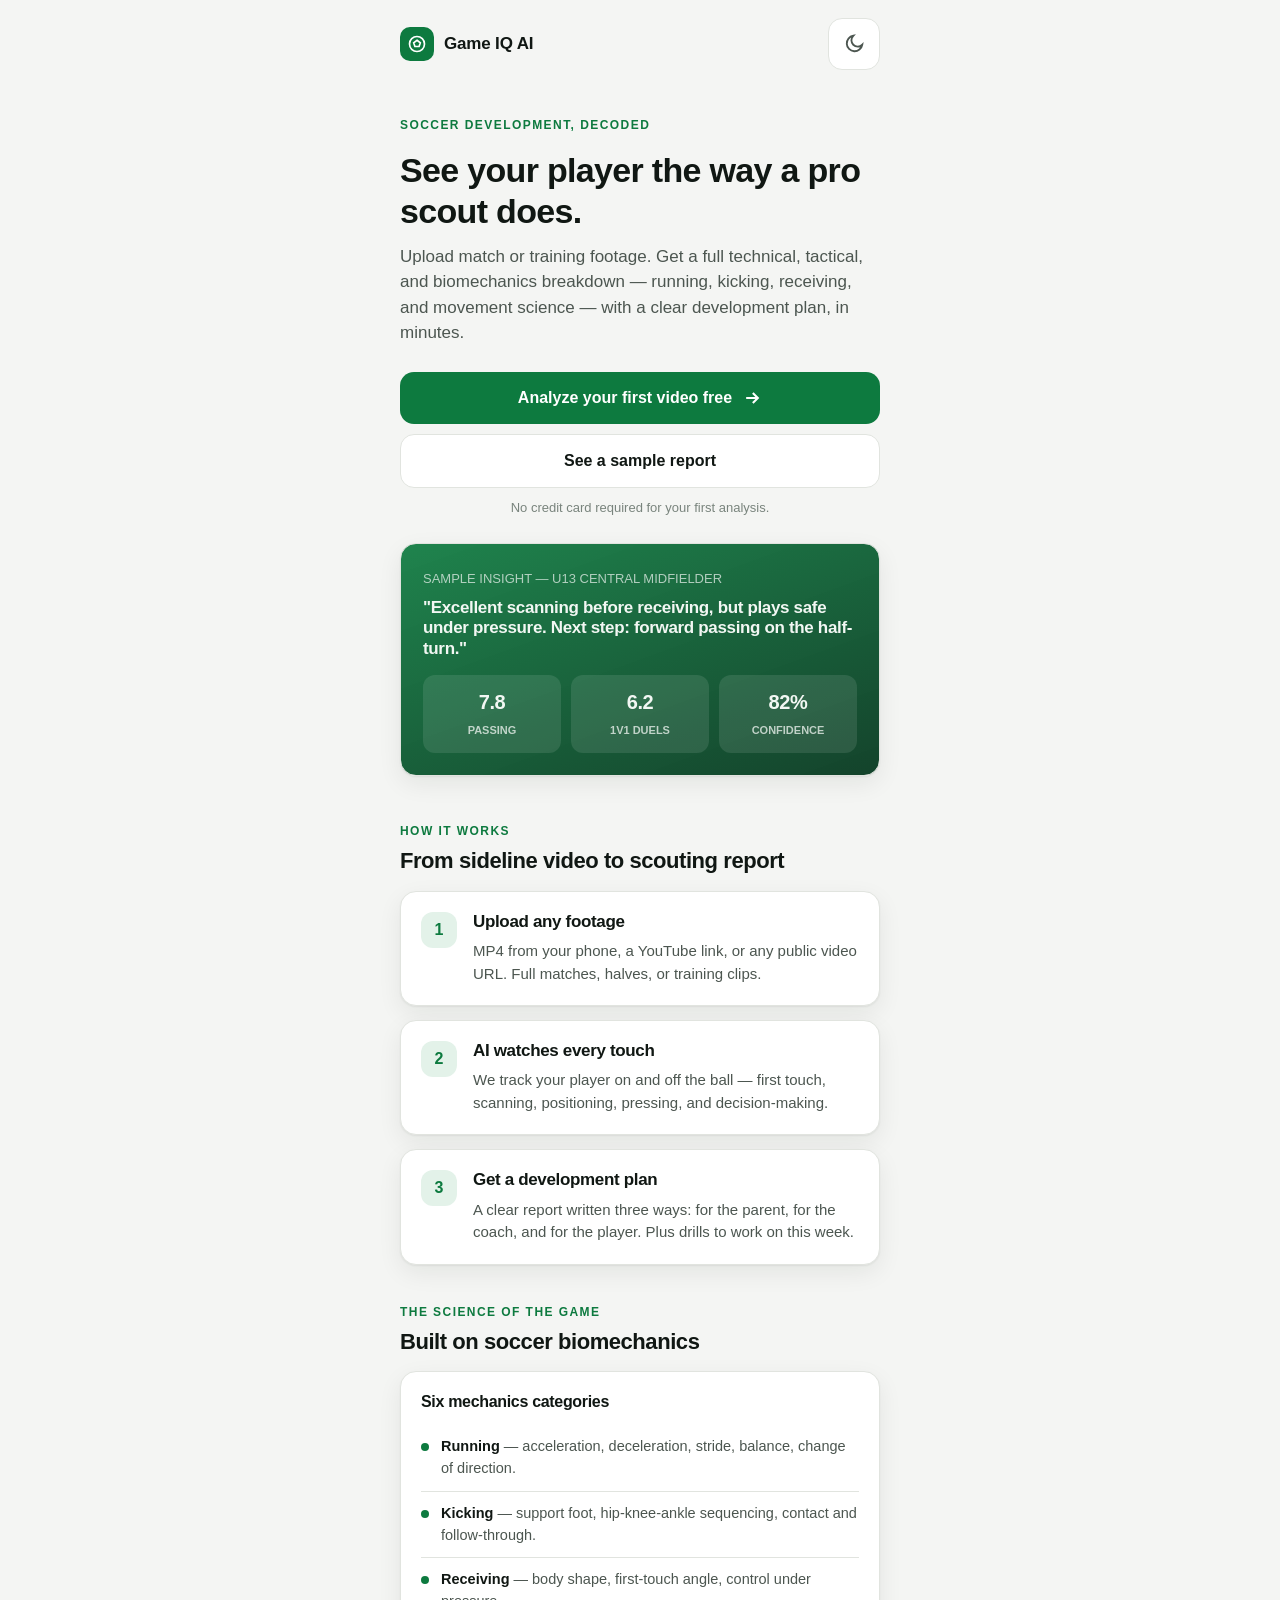
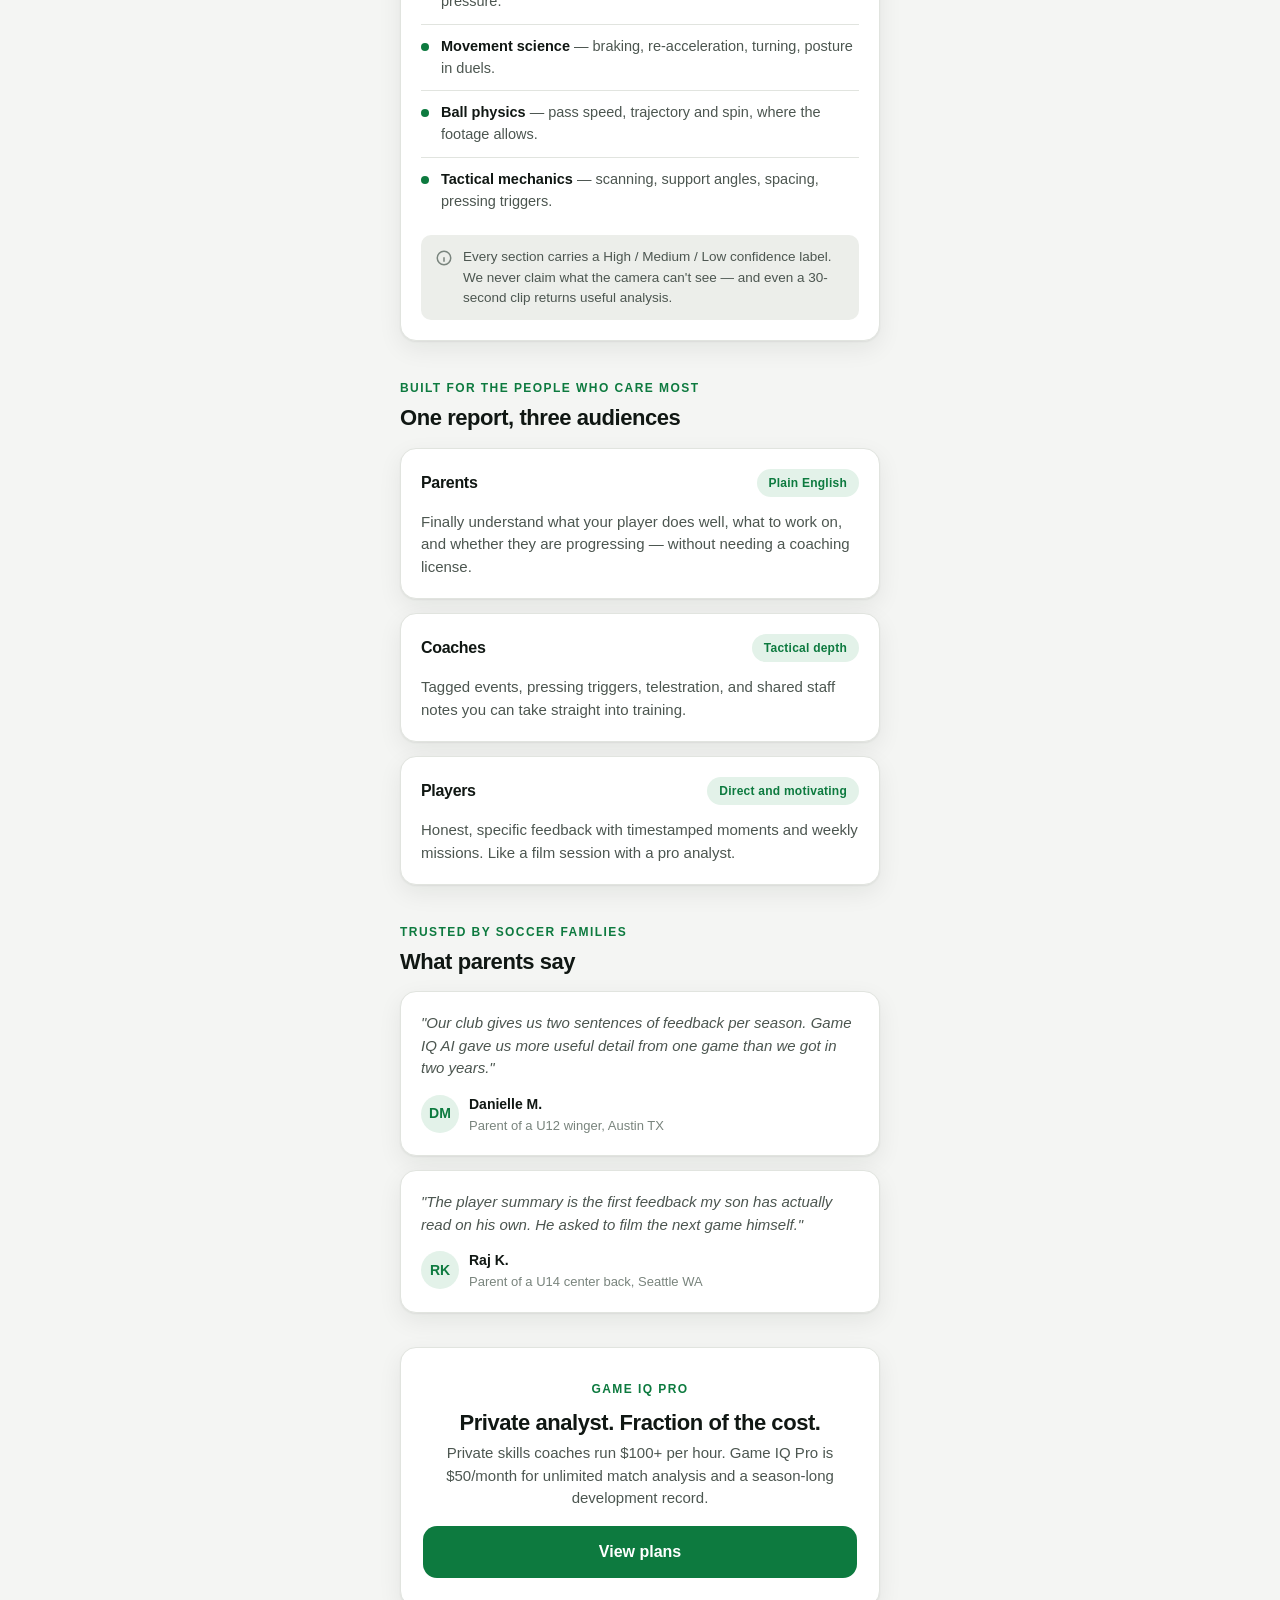
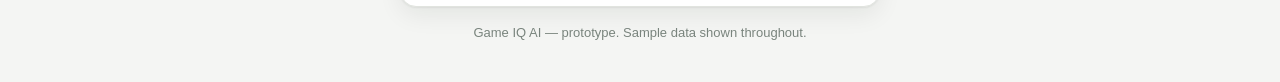
<file: game-iq-ai/index.html>
<!DOCTYPE html>
<html lang="en">
<head>
<meta charset="UTF-8">
<meta name="viewport" content="width=device-width, initial-scale=1.0, viewport-fit=cover">
<title>Game IQ AI — Pro-level soccer analysis from your phone</title>
<link rel="stylesheet" href="styles.css">
</head>
<body>
<div class="page page--landing">

  <header class="topbar">
    <a class="brand" href="index.html">
      <span class="brand-mark">
        <svg viewBox="0 0 24 24" fill="none" stroke="currentColor" stroke-width="2"><circle cx="12" cy="12" r="9"/><path d="M12 7.5 16 10.5 14.5 15h-5L8 10.5z"/></svg>
      </span>
      Game IQ AI
    </a>
    <button class="theme-toggle" data-theme-toggle aria-label="Toggle dark mode">
      <svg class="icon-moon" viewBox="0 0 24 24" fill="none" stroke="currentColor" stroke-width="2"><path d="M21 12.8A8.5 8.5 0 1 1 11.2 3 6.6 6.6 0 0 0 21 12.8z"/></svg>
      <svg class="icon-sun" viewBox="0 0 24 24" fill="none" stroke="currentColor" stroke-width="2"><circle cx="12" cy="12" r="4"/><path d="M12 2v2M12 20v2M4.9 4.9l1.4 1.4M17.7 17.7l1.4 1.4M2 12h2M20 12h2M4.9 19.1l1.4-1.4M17.7 6.3l1.4-1.4"/></svg>
    </button>
  </header>

  <section class="hero">
    <span class="eyebrow">Soccer development, decoded</span>
    <h1>See your player the way a pro scout does.</h1>
    <p class="muted">Upload match or training footage. Get a full technical, tactical, and biomechanics breakdown — running, kicking, receiving, and movement science — with a clear development plan, in minutes.</p>

    <div class="hero-cta">
      <a class="btn btn--primary" href="signup.html">
        Analyze your first video free
        <svg viewBox="0 0 24 24" fill="none" stroke="currentColor" stroke-width="2.5"><path d="M5 12h14M13 6l6 6-6 6"/></svg>
      </a>
      <a class="btn btn--ghost" href="analysis.html">See a sample report</a>
    </div>
    <p class="small" style="text-align:center;">No credit card required for your first analysis.</p>

    <div class="pitch-card">
      <span class="small">SAMPLE INSIGHT — U13 CENTRAL MIDFIELDER</span>
      <h3 style="margin-top:8px;">"Excellent scanning before receiving, but plays safe under pressure. Next step: forward passing on the half-turn."</h3>
      <div class="stat-grid">
        <div><strong>7.8</strong><span>PASSING</span></div>
        <div><strong>6.2</strong><span>1V1 DUELS</span></div>
        <div><strong>82%</strong><span>CONFIDENCE</span></div>
      </div>
    </div>
  </section>

  <section class="section-gap steps-row">
    <div class="section-head">
      <span class="eyebrow">How it works</span>
      <h2>From sideline video to scouting report</h2>
    </div>

    <div class="card">
      <span class="step-num"></span>
      <div>
        <h3>Upload any footage</h3>
        <p class="muted mt-8">MP4 from your phone, a YouTube link, or any public video URL. Full matches, halves, or training clips.</p>
      </div>
    </div>

    <div class="card">
      <span class="step-num"></span>
      <div>
        <h3>AI watches every touch</h3>
        <p class="muted mt-8">We track your player on and off the ball — first touch, scanning, positioning, pressing, and decision-making.</p>
      </div>
    </div>

    <div class="card">
      <span class="step-num"></span>
      <div>
        <h3>Get a development plan</h3>
        <p class="muted mt-8">A clear report written three ways: for the parent, for the coach, and for the player. Plus drills to work on this week.</p>
      </div>
    </div>
  </section>

  <section class="section-gap">
    <div class="section-head">
      <span class="eyebrow">The science of the game</span>
      <h2>Built on soccer biomechanics</h2>
    </div>

    <div class="card">
      <div class="card-title"><h3>Six mechanics categories</h3></div>
      <ul class="fact-list">
        <li><span class="dot"></span><span><strong>Running</strong> — acceleration, deceleration, stride, balance, change of direction.</span></li>
        <li><span class="dot"></span><span><strong>Kicking</strong> — support foot, hip-knee-ankle sequencing, contact and follow-through.</span></li>
        <li><span class="dot"></span><span><strong>Receiving</strong> — body shape, first-touch angle, control under pressure.</span></li>
        <li><span class="dot"></span><span><strong>Movement science</strong> — braking, re-acceleration, turning, posture in duels.</span></li>
        <li><span class="dot"></span><span><strong>Ball physics</strong> — pass speed, trajectory and spin, where the footage allows.</span></li>
        <li><span class="dot"></span><span><strong>Tactical mechanics</strong> — scanning, support angles, spacing, pressing triggers.</span></li>
      </ul>
      <div class="note-strip">
        <svg viewBox="0 0 24 24" fill="none" stroke="currentColor" stroke-width="2"><circle cx="12" cy="12" r="9"/><path d="M12 8h.01M11 12h1v4h1"/></svg>
        Every section carries a High / Medium / Low confidence label. We never claim what the camera can't see — and even a 30-second clip returns useful analysis.
      </div>
    </div>
  </section>

  <section class="section-gap">
    <div class="section-head">
      <span class="eyebrow">Built for the people who care most</span>
      <h2>One report, three audiences</h2>
    </div>

    <a class="card" href="parent.html" style="text-decoration:none; color:inherit; display:block;">
      <div class="card-title"><h3>Parents</h3><span class="badge badge--accent">Plain English</span></div>
      <p class="muted">Finally understand what your player does well, what to work on, and whether they are progressing — without needing a coaching license.</p>
    </a>

    <a class="card" href="coach.html" style="text-decoration:none; color:inherit; display:block;">
      <div class="card-title"><h3>Coaches</h3><span class="badge badge--accent">Tactical depth</span></div>
      <p class="muted">Tagged events, pressing triggers, telestration, and shared staff notes you can take straight into training.</p>
    </a>

    <a class="card" href="player.html" style="text-decoration:none; color:inherit; display:block;">
      <div class="card-title"><h3>Players</h3><span class="badge badge--accent">Direct and motivating</span></div>
      <p class="muted">Honest, specific feedback with timestamped moments and weekly missions. Like a film session with a pro analyst.</p>
    </a>
  </section>

  <section class="section-gap">
    <div class="section-head">
      <span class="eyebrow">Trusted by soccer families</span>
      <h2>What parents say</h2>
    </div>

    <div class="card quote-card">
      <p class="muted">"Our club gives us two sentences of feedback per season. Game IQ AI gave us more useful detail from one game than we got in two years."</p>
      <div class="quote-attr">
        <span class="avatar">DM</span>
        <div>
          <strong style="font-size:14px;">Danielle M.</strong>
          <p class="small">Parent of a U12 winger, Austin TX</p>
        </div>
      </div>
    </div>

    <div class="card quote-card">
      <p class="muted">"The player summary is the first feedback my son has actually read on his own. He asked to film the next game himself."</p>
      <div class="quote-attr">
        <span class="avatar">RK</span>
        <div>
          <strong style="font-size:14px;">Raj K.</strong>
          <p class="small">Parent of a U14 center back, Seattle WA</p>
        </div>
      </div>
    </div>
  </section>

  <section class="section-gap">
    <div class="card" style="text-align:center; padding:28px 22px;">
      <span class="eyebrow">Game IQ Pro</span>
      <h2 style="margin:10px 0 6px;">Private analyst. Fraction of the cost.</h2>
      <p class="muted">Private skills coaches run $100+ per hour. Game IQ Pro is $50/month for unlimited match analysis and a season-long development record.</p>
      <a class="btn btn--primary mt-16" href="pricing.html">View plans</a>
    </div>
    <p class="small mt-16" style="text-align:center;">Game IQ AI — prototype. Sample data shown throughout.</p>
  </section>

</div>
</body>
<script src="app.js"></script>
</html>
</file>
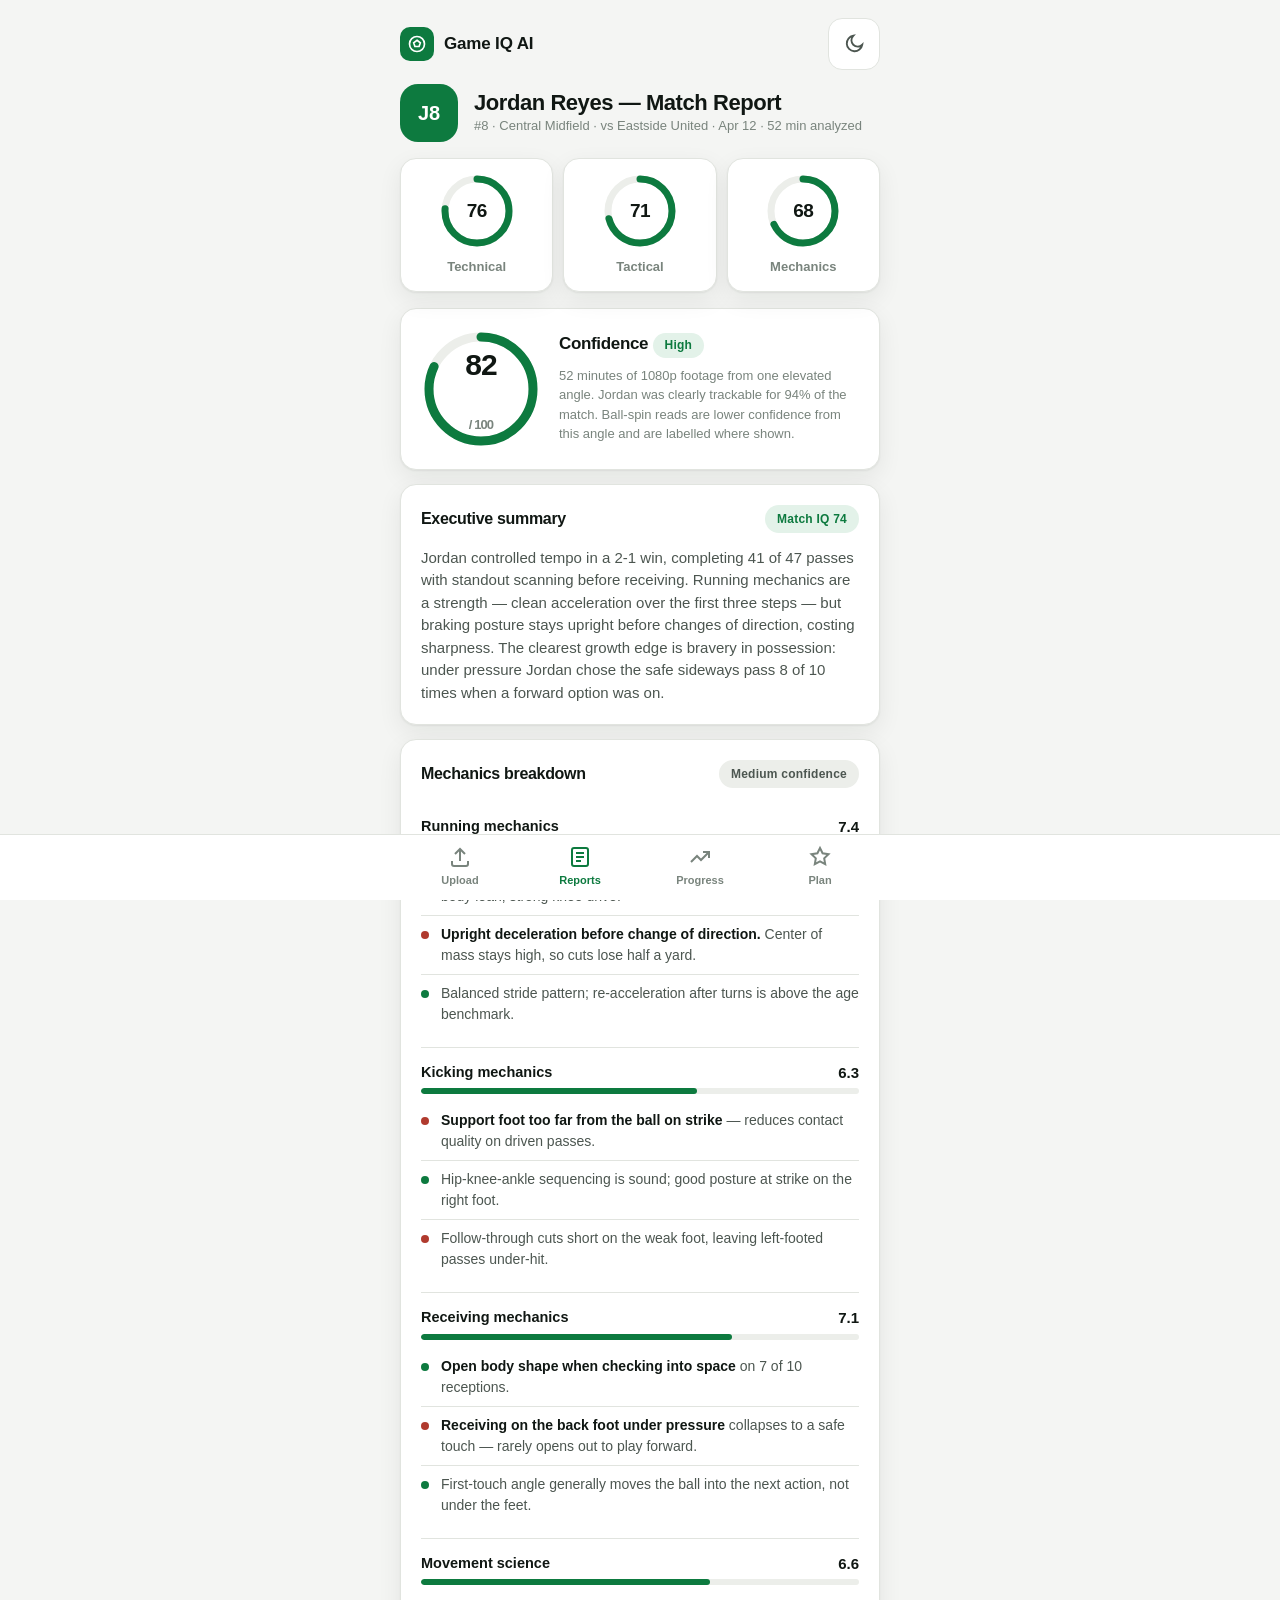
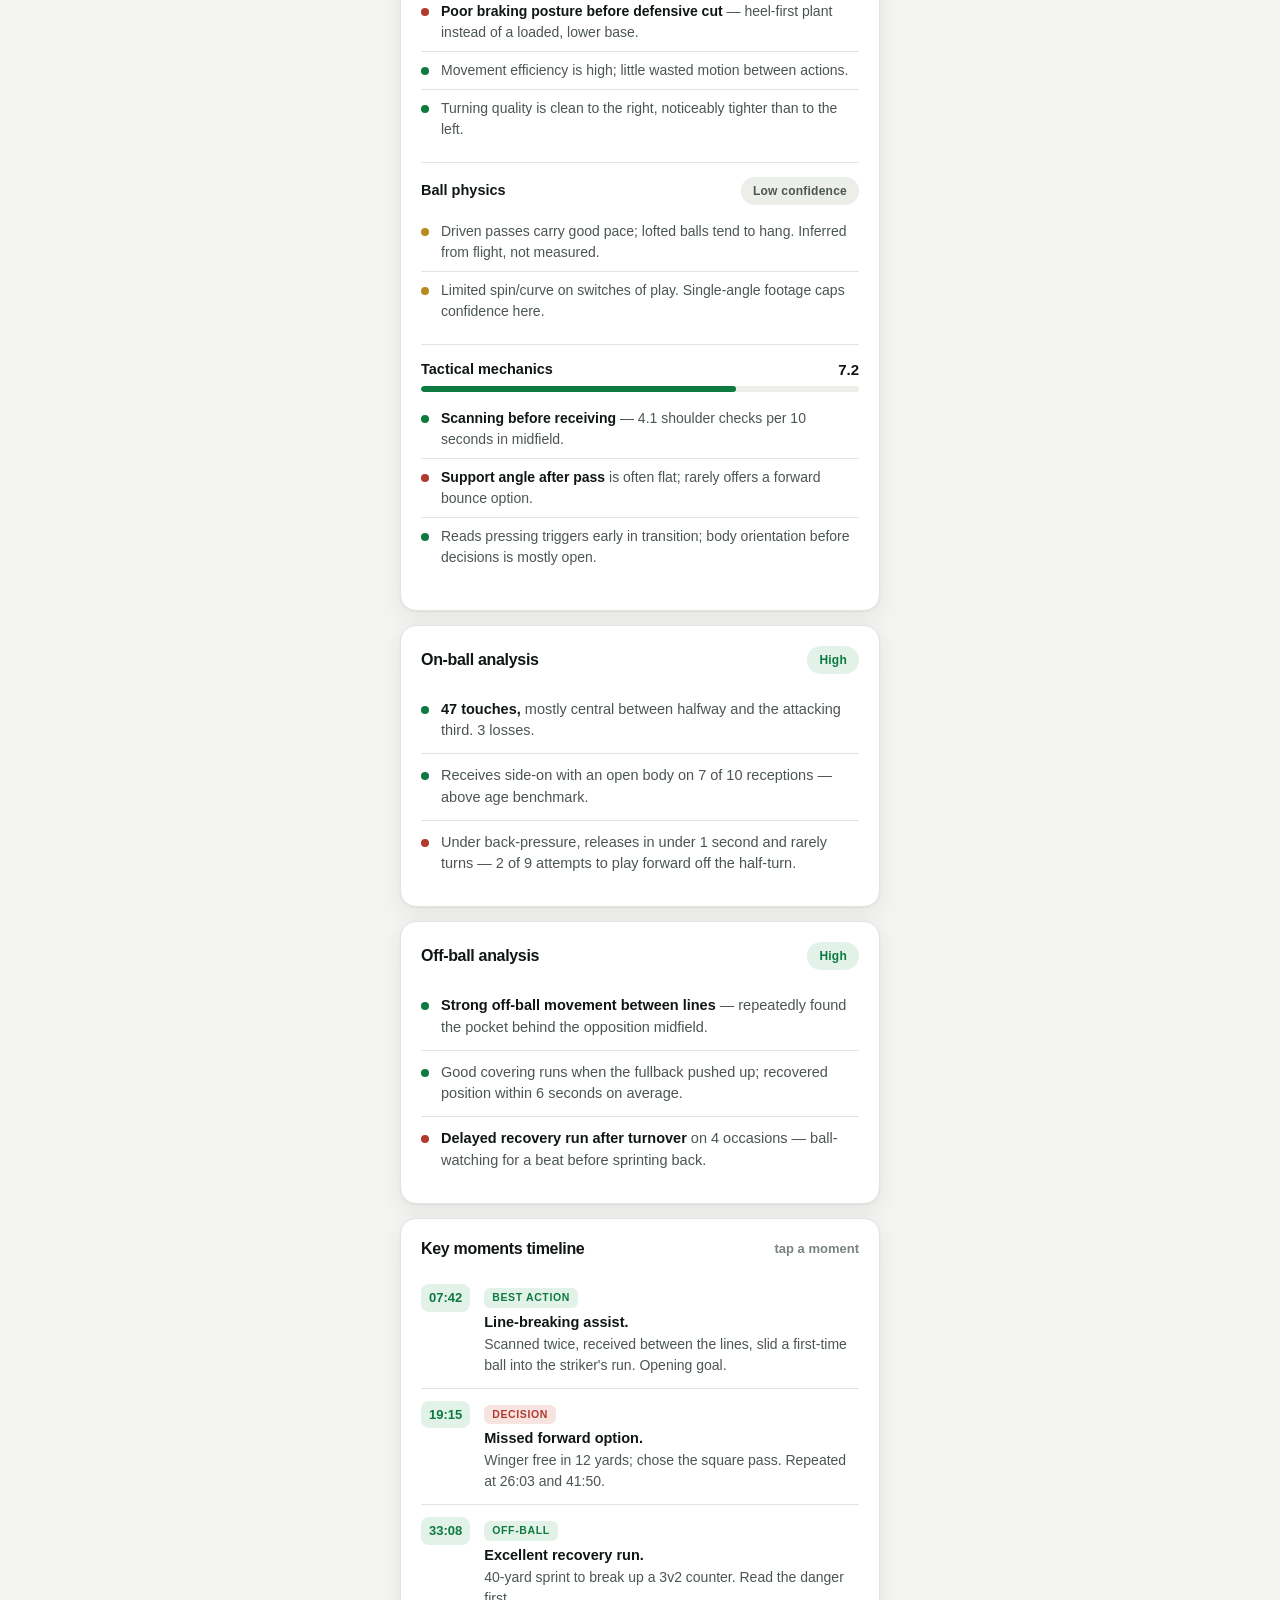
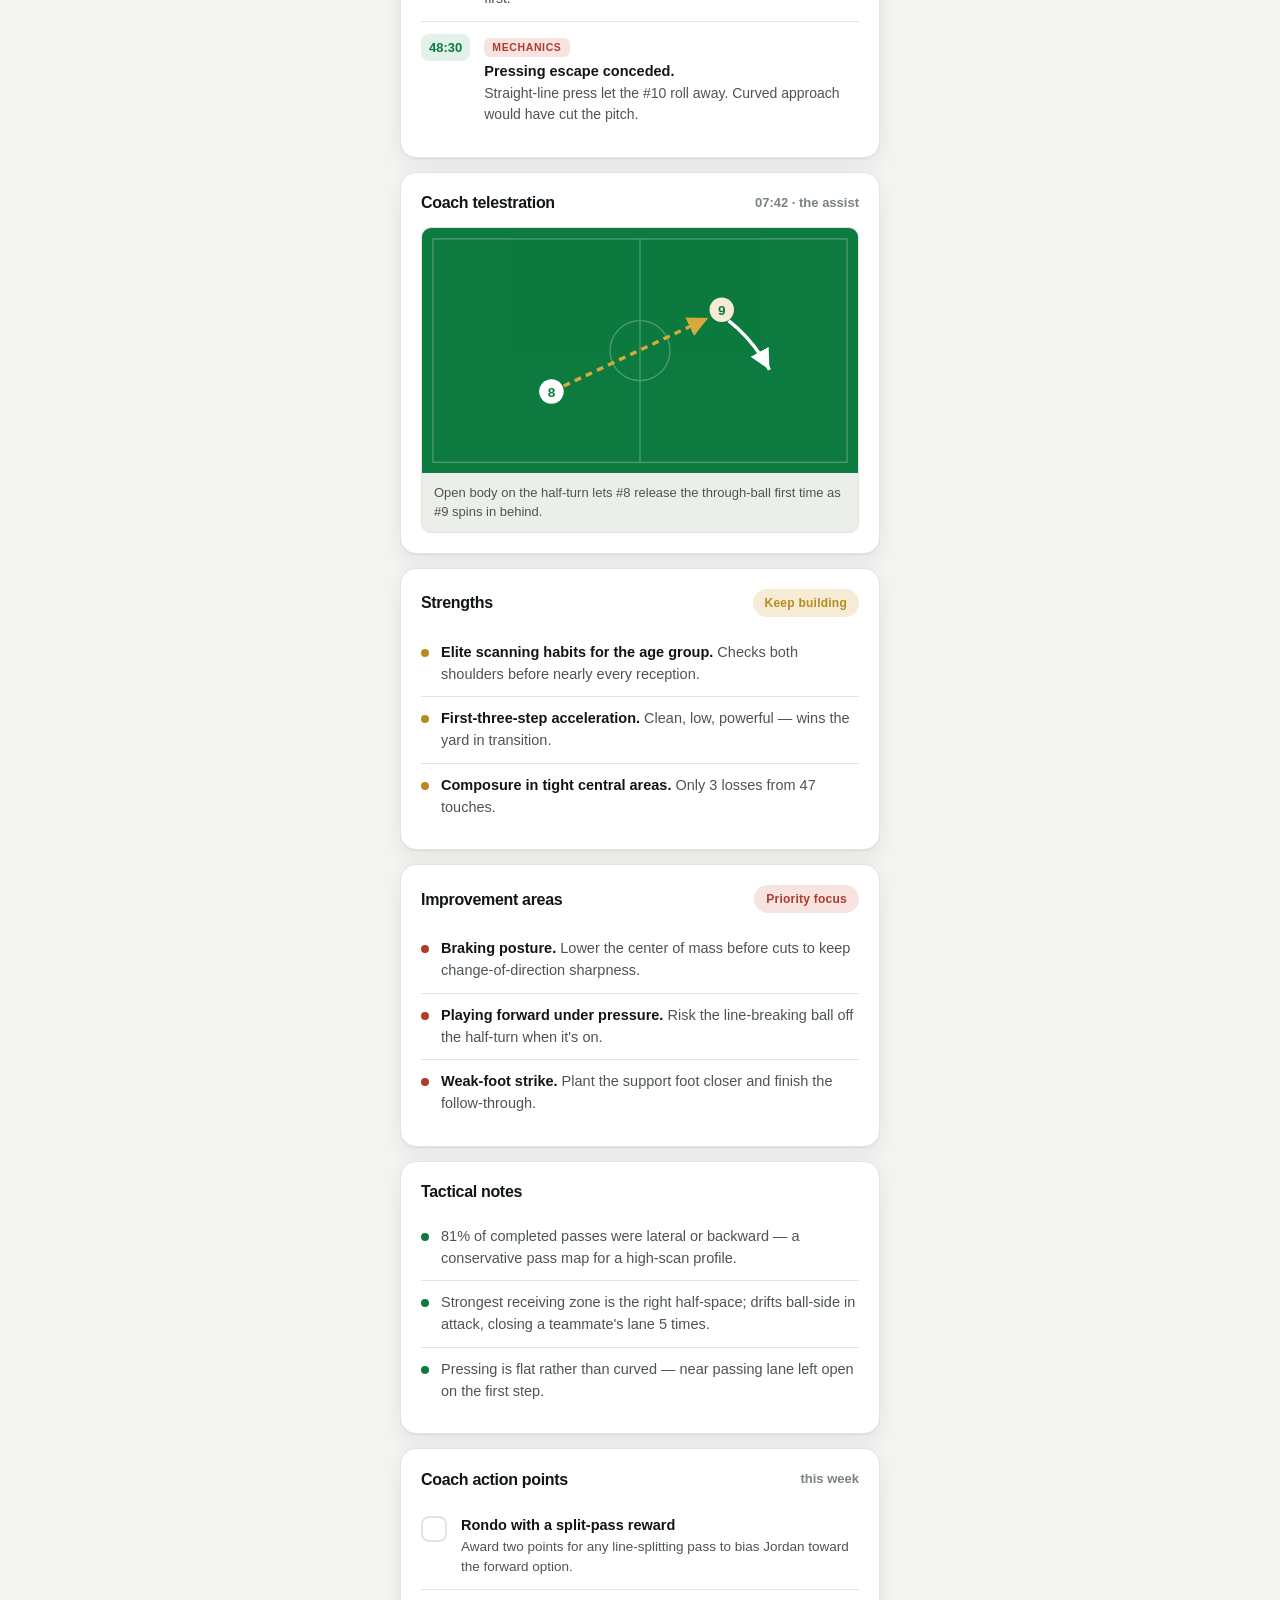
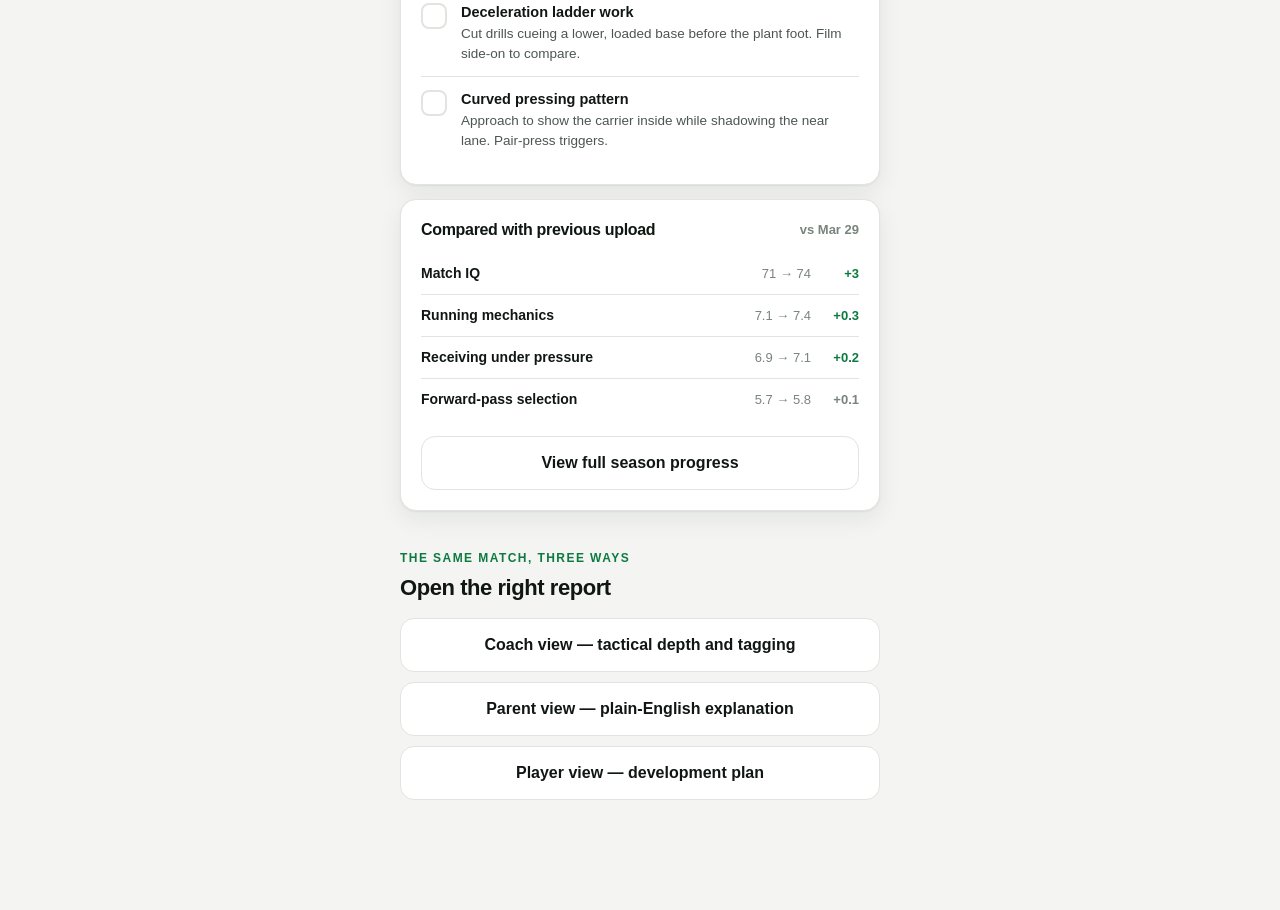
<file: game-iq-ai/analysis.html>
<!DOCTYPE html>
<html lang="en">
<head>
<meta charset="UTF-8">
<meta name="viewport" content="width=device-width, initial-scale=1.0, viewport-fit=cover">
<title>Analysis — Game IQ AI</title>
<link rel="stylesheet" href="styles.css">
</head>
<body>
<div class="page">

  <header class="topbar">
    <a class="brand" href="index.html">
      <span class="brand-mark">
        <svg viewBox="0 0 24 24" fill="none" stroke="currentColor" stroke-width="2"><circle cx="12" cy="12" r="9"/><path d="M12 7.5 16 10.5 14.5 15h-5L8 10.5z"/></svg>
      </span>
      Game IQ AI
    </a>
    <button class="theme-toggle" data-theme-toggle aria-label="Toggle dark mode">
      <svg class="icon-moon" viewBox="0 0 24 24" fill="none" stroke="currentColor" stroke-width="2"><path d="M21 12.8A8.5 8.5 0 1 1 11.2 3 6.6 6.6 0 0 0 21 12.8z"/></svg>
      <svg class="icon-sun" viewBox="0 0 24 24" fill="none" stroke="currentColor" stroke-width="2"><circle cx="12" cy="12" r="4"/><path d="M12 2v2M12 20v2M4.9 4.9l1.4 1.4M17.7 17.7l1.4 1.4M2 12h2M20 12h2M4.9 19.1l1.4-1.4M17.7 6.3l1.4-1.4"/></svg>
    </button>
  </header>

  <div class="player-head">
    <span class="player-avatar">J8</span>
    <div>
      <h2>Jordan Reyes — Match Report</h2>
      <p class="small">#8 · Central Midfield · vs Eastside United · Apr 12 · 52 min analyzed</p>
    </div>
  </div>

  <!-- Score trio: technical / tactical / mechanics -->
  <div class="score-trio">
    <div class="card">
      <div class="score-ring score-ring--sm" data-score="76" data-max="100">
        <svg width="76" height="76" viewBox="0 0 76 76">
          <circle class="track" cx="38" cy="38" r="32" stroke-width="7" fill="none"/>
          <circle class="meter" cx="38" cy="38" r="32" stroke-width="7" fill="none"/>
        </svg>
        <div class="score-num">76</div>
      </div>
      <span class="small">Technical</span>
    </div>
    <div class="card">
      <div class="score-ring score-ring--sm" data-score="71" data-max="100">
        <svg width="76" height="76" viewBox="0 0 76 76">
          <circle class="track" cx="38" cy="38" r="32" stroke-width="7" fill="none"/>
          <circle class="meter" cx="38" cy="38" r="32" stroke-width="7" fill="none"/>
        </svg>
        <div class="score-num">71</div>
      </div>
      <span class="small">Tactical</span>
    </div>
    <div class="card">
      <div class="score-ring score-ring--sm" data-score="68" data-max="100">
        <svg width="76" height="76" viewBox="0 0 76 76">
          <circle class="track" cx="38" cy="38" r="32" stroke-width="7" fill="none"/>
          <circle class="meter" cx="38" cy="38" r="32" stroke-width="7" fill="none"/>
        </svg>
        <div class="score-num">68</div>
      </div>
      <span class="small">Mechanics</span>
    </div>
  </div>

  <!-- Confidence -->
  <div class="card confidence-card mt-16">
    <div class="score-ring" data-score="82" data-max="100">
      <svg width="120" height="120" viewBox="0 0 120 120">
        <circle class="track" cx="60" cy="60" r="52" stroke-width="9" fill="none"/>
        <circle class="meter" cx="60" cy="60" r="52" stroke-width="9" fill="none"/>
      </svg>
      <div class="score-num">82<span>/ 100</span></div>
    </div>
    <div>
      <h3>Confidence <span class="badge badge--accent">High</span></h3>
      <p class="small mt-8">52 minutes of 1080p footage from one elevated angle. Jordan was clearly trackable for 94% of the match. Ball-spin reads are lower confidence from this angle and are labelled where shown.</p>
    </div>
  </div>

  <!-- Executive summary -->
  <div class="card">
    <div class="card-title">
      <h3>Executive summary</h3>
      <span class="badge badge--accent">Match IQ 74</span>
    </div>
    <p class="muted">Jordan controlled tempo in a 2-1 win, completing 41 of 47 passes with standout scanning before receiving. Running mechanics are a strength — clean acceleration over the first three steps — but braking posture stays upright before changes of direction, costing sharpness. The clearest growth edge is bravery in possession: under pressure Jordan chose the safe sideways pass 8 of 10 times when a forward option was on.</p>
  </div>

  <!-- Mechanics & biomechanics breakdown -->
  <div class="card">
    <div class="card-title">
      <h3>Mechanics breakdown</h3>
      <span class="badge badge--neutral">Medium confidence</span>
    </div>

    <div class="mech-group">
      <div class="mech-head"><h4>Running mechanics</h4><span class="rating-value">7.4</span></div>
      <div class="rating-track"><div class="rating-fill" data-score="7.4"></div></div>
      <ul class="fact-list mt-8">
        <li><span class="dot"></span><span><strong>Good acceleration mechanics over the first three steps</strong> — low body lean, strong knee drive.</span></li>
        <li><span class="dot dot--danger"></span><span><strong>Upright deceleration before change of direction.</strong> Center of mass stays high, so cuts lose half a yard.</span></li>
        <li><span class="dot"></span><span>Balanced stride pattern; re-acceleration after turns is above the age benchmark.</span></li>
      </ul>
    </div>

    <div class="mech-group">
      <div class="mech-head"><h4>Kicking mechanics</h4><span class="rating-value">6.3</span></div>
      <div class="rating-track"><div class="rating-fill" data-score="6.3"></div></div>
      <ul class="fact-list mt-8">
        <li><span class="dot dot--danger"></span><span><strong>Support foot too far from the ball on strike</strong> — reduces contact quality on driven passes.</span></li>
        <li><span class="dot"></span><span>Hip-knee-ankle sequencing is sound; good posture at strike on the right foot.</span></li>
        <li><span class="dot dot--danger"></span><span>Follow-through cuts short on the weak foot, leaving left-footed passes under-hit.</span></li>
      </ul>
    </div>

    <div class="mech-group">
      <div class="mech-head"><h4>Receiving mechanics</h4><span class="rating-value">7.1</span></div>
      <div class="rating-track"><div class="rating-fill" data-score="7.1"></div></div>
      <ul class="fact-list mt-8">
        <li><span class="dot"></span><span><strong>Open body shape when checking into space</strong> on 7 of 10 receptions.</span></li>
        <li><span class="dot dot--danger"></span><span><strong>Receiving on the back foot under pressure</strong> collapses to a safe touch — rarely opens out to play forward.</span></li>
        <li><span class="dot"></span><span>First-touch angle generally moves the ball into the next action, not under the feet.</span></li>
      </ul>
    </div>

    <div class="mech-group">
      <div class="mech-head"><h4>Movement science</h4><span class="rating-value">6.6</span></div>
      <div class="rating-track"><div class="rating-fill" data-score="6.6"></div></div>
      <ul class="fact-list mt-8">
        <li><span class="dot dot--danger"></span><span><strong>Poor braking posture before defensive cut</strong> — heel-first plant instead of a loaded, lower base.</span></li>
        <li><span class="dot"></span><span>Movement efficiency is high; little wasted motion between actions.</span></li>
        <li><span class="dot"></span><span>Turning quality is clean to the right, noticeably tighter than to the left.</span></li>
      </ul>
    </div>

    <div class="mech-group">
      <div class="mech-head"><h4>Ball physics</h4><span class="badge badge--neutral">Low confidence</span></div>
      <ul class="fact-list mt-8">
        <li><span class="dot dot--gold"></span><span>Driven passes carry good pace; lofted balls tend to hang. Inferred from flight, not measured.</span></li>
        <li><span class="dot dot--gold"></span><span>Limited spin/curve on switches of play. Single-angle footage caps confidence here.</span></li>
      </ul>
    </div>

    <div class="mech-group">
      <div class="mech-head"><h4>Tactical mechanics</h4><span class="rating-value">7.2</span></div>
      <div class="rating-track"><div class="rating-fill" data-score="7.2"></div></div>
      <ul class="fact-list mt-8">
        <li><span class="dot"></span><span><strong>Scanning before receiving</strong> — 4.1 shoulder checks per 10 seconds in midfield.</span></li>
        <li><span class="dot dot--danger"></span><span><strong>Support angle after pass</strong> is often flat; rarely offers a forward bounce option.</span></li>
        <li><span class="dot"></span><span>Reads pressing triggers early in transition; body orientation before decisions is mostly open.</span></li>
      </ul>
    </div>
  </div>

  <!-- On-ball -->
  <div class="card">
    <div class="card-title"><h3>On-ball analysis</h3><span class="badge badge--accent">High</span></div>
    <ul class="fact-list">
      <li><span class="dot"></span><span><strong>47 touches,</strong> mostly central between halfway and the attacking third. 3 losses.</span></li>
      <li><span class="dot"></span><span>Receives side-on with an open body on 7 of 10 receptions — above age benchmark.</span></li>
      <li><span class="dot dot--danger"></span><span>Under back-pressure, releases in under 1 second and rarely turns — 2 of 9 attempts to play forward off the half-turn.</span></li>
    </ul>
  </div>

  <!-- Off-ball -->
  <div class="card">
    <div class="card-title"><h3>Off-ball analysis</h3><span class="badge badge--accent">High</span></div>
    <ul class="fact-list">
      <li><span class="dot"></span><span><strong>Strong off-ball movement between lines</strong> — repeatedly found the pocket behind the opposition midfield.</span></li>
      <li><span class="dot"></span><span>Good covering runs when the fullback pushed up; recovered position within 6 seconds on average.</span></li>
      <li><span class="dot dot--danger"></span><span><strong>Delayed recovery run after turnover</strong> on 4 occasions — ball-watching for a beat before sprinting back.</span></li>
    </ul>
  </div>

  <!-- Movement science callout already above; key moments timeline -->
  <div class="card">
    <div class="card-title"><h3>Key moments timeline</h3><span class="small">tap a moment</span></div>
    <div class="moment">
      <time>07:42</time>
      <div><span class="event-chip event-chip--good">Best action</span><p><strong>Line-breaking assist.</strong> Scanned twice, received between the lines, slid a first-time ball into the striker's run. Opening goal.</p></div>
    </div>
    <div class="moment">
      <time>19:15</time>
      <div><span class="event-chip event-chip--work">Decision</span><p><strong>Missed forward option.</strong> Winger free in 12 yards; chose the square pass. Repeated at 26:03 and 41:50.</p></div>
    </div>
    <div class="moment">
      <time>33:08</time>
      <div><span class="event-chip event-chip--good">Off-ball</span><p><strong>Excellent recovery run.</strong> 40-yard sprint to break up a 3v2 counter. Read the danger first.</p></div>
    </div>
    <div class="moment">
      <time>48:30</time>
      <div><span class="event-chip event-chip--work">Mechanics</span><p><strong>Pressing escape conceded.</strong> Straight-line press let the #10 roll away. Curved approach would have cut the pitch.</p></div>
    </div>
  </div>

  <!-- Telestration frame (Spiideo-inspired) -->
  <div class="card">
    <div class="card-title"><h3>Coach telestration</h3><span class="small">07:42 · the assist</span></div>
    <div class="frame-card">
      <svg viewBox="0 0 320 180" role="img" aria-label="Tactical diagram of the assist">
        <rect width="320" height="180" fill="#0d7a3f"/>
        <g opacity="0.25" stroke="#fff" stroke-width="1" fill="none">
          <rect x="8" y="8" width="304" height="164"/>
          <line x1="160" y1="8" x2="160" y2="172"/>
          <circle cx="160" cy="90" r="22"/>
        </g>
        <circle cx="95" cy="120" r="9" fill="#fff"/>
        <text x="95" y="124" font-size="10" font-weight="700" text-anchor="middle" fill="#0d7a3f">8</text>
        <circle cx="220" cy="60" r="9" fill="#f6ecd6"/>
        <text x="220" y="64" font-size="10" font-weight="700" text-anchor="middle" fill="#0d7a3f">9</text>
        <path d="M104 116 L210 66" stroke="#d8a93c" stroke-width="2.5" stroke-dasharray="5 4" fill="none" marker-end="url(#ah)"/>
        <path d="M225 68 q18 14 30 36" stroke="#fff" stroke-width="2.5" fill="none" marker-end="url(#ah2)"/>
        <defs>
          <marker id="ah" markerWidth="8" markerHeight="8" refX="6" refY="3" orient="auto"><path d="M0 0 L6 3 L0 6 z" fill="#d8a93c"/></marker>
          <marker id="ah2" markerWidth="8" markerHeight="8" refX="6" refY="3" orient="auto"><path d="M0 0 L6 3 L0 6 z" fill="#fff"/></marker>
        </defs>
      </svg>
      <p class="frame-caption">Open body on the half-turn lets #8 release the through-ball first time as #9 spins in behind.</p>
    </div>
  </div>

  <!-- Strengths -->
  <div class="card">
    <div class="card-title"><h3>Strengths</h3><span class="badge badge--gold">Keep building</span></div>
    <ul class="fact-list">
      <li><span class="dot dot--gold"></span><span><strong>Elite scanning habits for the age group.</strong> Checks both shoulders before nearly every reception.</span></li>
      <li><span class="dot dot--gold"></span><span><strong>First-three-step acceleration.</strong> Clean, low, powerful — wins the yard in transition.</span></li>
      <li><span class="dot dot--gold"></span><span><strong>Composure in tight central areas.</strong> Only 3 losses from 47 touches.</span></li>
    </ul>
  </div>

  <!-- Improvement areas -->
  <div class="card">
    <div class="card-title"><h3>Improvement areas</h3><span class="badge badge--danger">Priority focus</span></div>
    <ul class="fact-list">
      <li><span class="dot dot--danger"></span><span><strong>Braking posture.</strong> Lower the center of mass before cuts to keep change-of-direction sharpness.</span></li>
      <li><span class="dot dot--danger"></span><span><strong>Playing forward under pressure.</strong> Risk the line-breaking ball off the half-turn when it's on.</span></li>
      <li><span class="dot dot--danger"></span><span><strong>Weak-foot strike.</strong> Plant the support foot closer and finish the follow-through.</span></li>
    </ul>
  </div>

  <!-- Tactical notes -->
  <div class="card">
    <div class="card-title"><h3>Tactical notes</h3></div>
    <ul class="fact-list">
      <li><span class="dot"></span><span>81% of completed passes were lateral or backward — a conservative pass map for a high-scan profile.</span></li>
      <li><span class="dot"></span><span>Strongest receiving zone is the right half-space; drifts ball-side in attack, closing a teammate's lane 5 times.</span></li>
      <li><span class="dot"></span><span>Pressing is flat rather than curved — near passing lane left open on the first step.</span></li>
    </ul>
  </div>

  <!-- Coach action points -->
  <div class="card">
    <div class="card-title"><h3>Coach action points</h3><span class="small">this week</span></div>
    <div class="action-item">
      <span class="check"></span>
      <div><strong>Rondo with a split-pass reward</strong><p>Award two points for any line-splitting pass to bias Jordan toward the forward option.</p></div>
    </div>
    <div class="action-item">
      <span class="check"></span>
      <div><strong>Deceleration ladder work</strong><p>Cut drills cueing a lower, loaded base before the plant foot. Film side-on to compare.</p></div>
    </div>
    <div class="action-item">
      <span class="check"></span>
      <div><strong>Curved pressing pattern</strong><p>Approach to show the carrier inside while shadowing the near lane. Pair-press triggers.</p></div>
    </div>
  </div>

  <!-- Compare with previous upload -->
  <div class="card">
    <div class="card-title"><h3>Compared with previous upload</h3><span class="small">vs Mar 29</span></div>
    <div class="delta-row">
      <span class="delta-label">Match IQ</span>
      <span class="delta-vals">71 → 74</span>
      <span class="session-delta up">+3</span>
    </div>
    <div class="delta-row">
      <span class="delta-label">Running mechanics</span>
      <span class="delta-vals">7.1 → 7.4</span>
      <span class="session-delta up">+0.3</span>
    </div>
    <div class="delta-row">
      <span class="delta-label">Receiving under pressure</span>
      <span class="delta-vals">6.9 → 7.1</span>
      <span class="session-delta up">+0.2</span>
    </div>
    <div class="delta-row">
      <span class="delta-label">Forward-pass selection</span>
      <span class="delta-vals">5.7 → 5.8</span>
      <span class="session-delta flat">+0.1</span>
    </div>
    <a class="btn btn--ghost mt-16" href="progress.html">View full season progress</a>
  </div>

  <!-- Three views -->
  <div class="section-gap">
    <div class="section-head">
      <span class="eyebrow">The same match, three ways</span>
      <h2>Open the right report</h2>
    </div>
    <div class="inline-links">
      <a class="btn btn--ghost" href="coach.html">Coach view — tactical depth and tagging</a>
      <a class="btn btn--ghost" href="parent.html">Parent view — plain-English explanation</a>
      <a class="btn btn--ghost" href="player.html">Player view — development plan</a>
    </div>
  </div>

</div>

<nav class="tabbar">
  <div class="tabbar-inner">
    <a href="upload.html">
      <svg viewBox="0 0 24 24" fill="none" stroke="currentColor" stroke-width="2"><path d="M12 16V4M7 9l5-5 5 5"/><path d="M4 16v3a2 2 0 0 0 2 2h12a2 2 0 0 0 2-2v-3"/></svg>
      Upload
    </a>
    <a href="analysis.html" class="is-active">
      <svg viewBox="0 0 24 24" fill="none" stroke="currentColor" stroke-width="2"><rect x="4" y="3" width="16" height="18" rx="2"/><path d="M8 8h8M8 12h8M8 16h5"/></svg>
      Reports
    </a>
    <a href="progress.html">
      <svg viewBox="0 0 24 24" fill="none" stroke="currentColor" stroke-width="2"><path d="M3 17l6-6 4 4 8-8"/><path d="M15 7h6v6"/></svg>
      Progress
    </a>
    <a href="pricing.html">
      <svg viewBox="0 0 24 24" fill="none" stroke="currentColor" stroke-width="2"><path d="M12 3l2.6 5.3 5.9.9-4.3 4.1 1 5.8L12 16.4 6.8 19.1l1-5.8L3.5 9.2l5.9-.9z"/></svg>
      Plan
    </a>
  </div>
</nav>

<script src="app.js"></script>
</body>
</html>
</file>
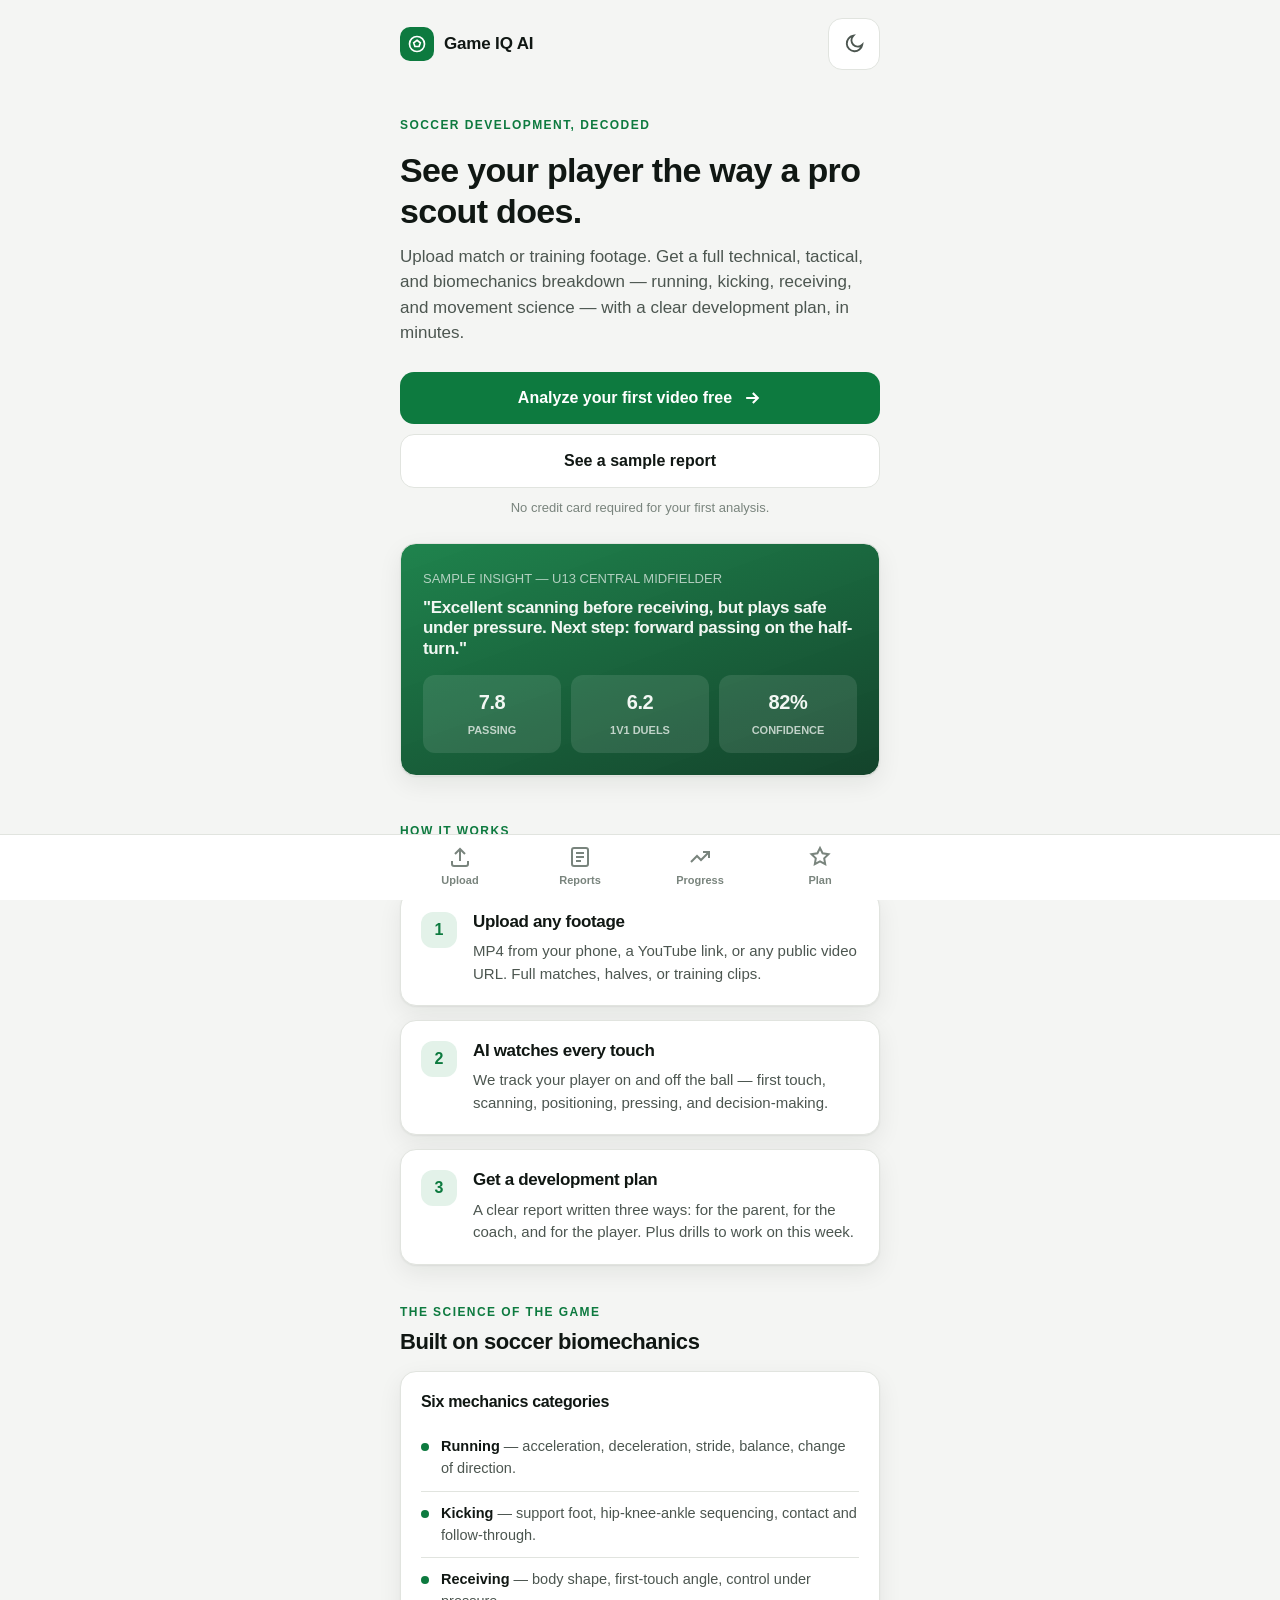
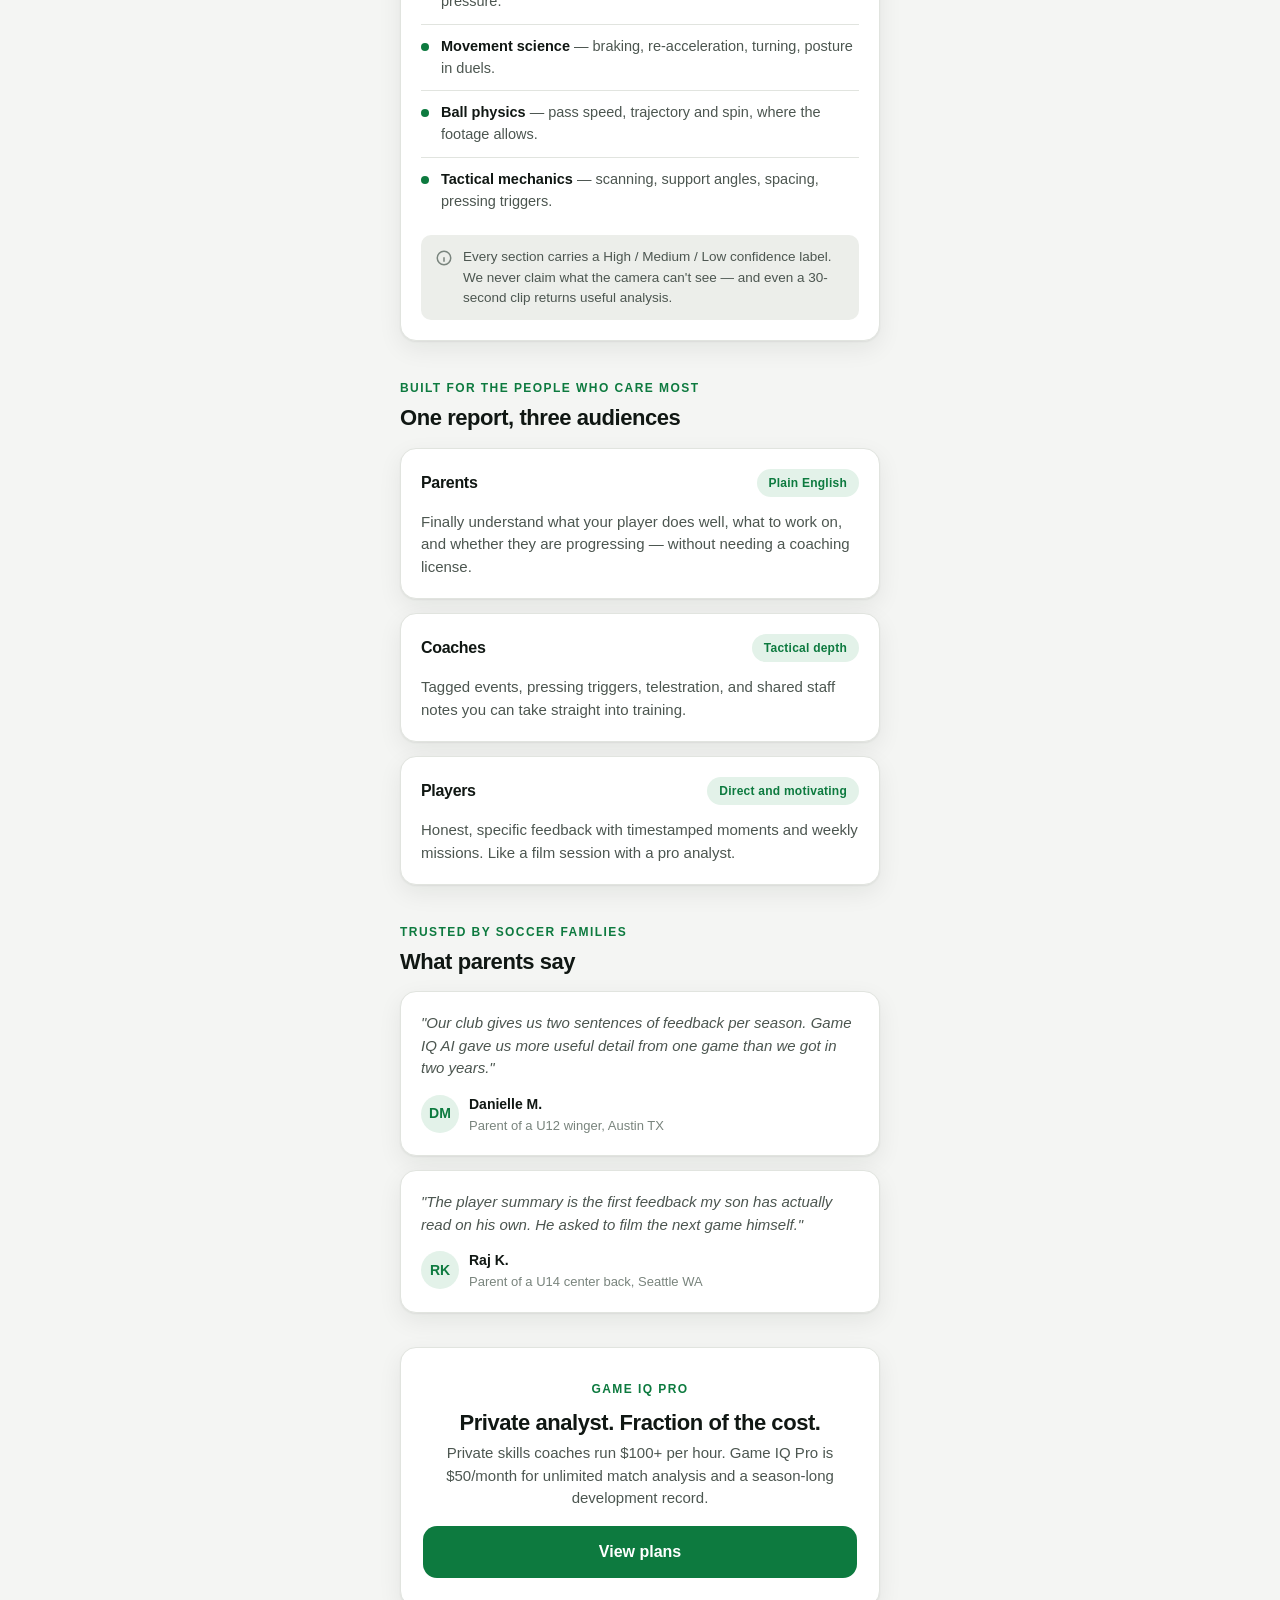
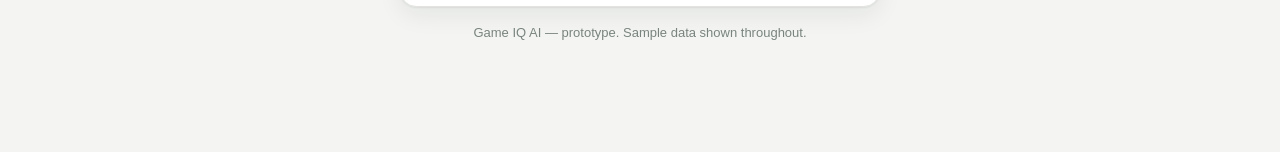
<file: game-iq-ai/app.html>
<!DOCTYPE html>
<html lang="en">
<head>
<meta charset="UTF-8">
<meta name="viewport" content="width=device-width, initial-scale=1.0, viewport-fit=cover">
<title>Game IQ AI</title>
<style>/* ============================================================
   Game IQ AI — Design System
   Mobile-first, card-based, premium sports aesthetic.
   ============================================================ */

:root {
  /* Light theme */
  --bg: #f4f5f3;
  --surface: #ffffff;
  --surface-2: #eceeea;
  --ink: #101713;
  --ink-2: #4c5650;
  --ink-3: #79847d;
  --line: #e1e4df;
  --accent: #0d7a3f;          /* pitch green */
  --accent-ink: #ffffff;
  --accent-soft: #e3f2e9;
  --gold: #b98a1f;
  --gold-soft: #f6ecd6;
  --danger: #b03a2e;
  --danger-soft: #f7e4e1;
  --shadow: 0 1px 2px rgba(16, 23, 19, 0.06), 0 8px 24px rgba(16, 23, 19, 0.07);
  --radius: 16px;
  --radius-sm: 10px;
  --tap: 52px;                /* minimum tap target */
}

html[data-theme="dark"] {
  --bg: #0c110e;
  --surface: #151b17;
  --surface-2: #1d2520;
  --ink: #eef1ee;
  --ink-2: #aeb8b1;
  --ink-3: #79847d;
  --line: #242d27;
  --accent: #2fae6a;
  --accent-ink: #07130c;
  --accent-soft: #15301f;
  --gold: #d8a93c;
  --gold-soft: #2c2410;
  --danger: #d96a5e;
  --danger-soft: #321713;
  --shadow: 0 1px 2px rgba(0, 0, 0, 0.4), 0 10px 28px rgba(0, 0, 0, 0.45);
}

* { margin: 0; padding: 0; box-sizing: border-box; }

html { -webkit-text-size-adjust: 100%; }

body {
  font-family: -apple-system, BlinkMacSystemFont, "Segoe UI", Roboto,
    "Helvetica Neue", Arial, sans-serif;
  background: var(--bg);
  color: var(--ink);
  line-height: 1.5;
  min-height: 100vh;
  transition: background 0.25s ease, color 0.25s ease;
}

.page {
  max-width: 480px;
  margin: 0 auto;
  padding: 0 20px 110px;
  min-height: 100vh;
}

.page--landing { padding-bottom: 40px; }

/* ---------- Typography ---------- */

h1, h2, h3 { font-weight: 700; letter-spacing: -0.02em; line-height: 1.2; }
h1 { font-size: 34px; }
h2 { font-size: 22px; }
h3 { font-size: 17px; }

.eyebrow {
  font-size: 12px;
  font-weight: 700;
  text-transform: uppercase;
  letter-spacing: 0.12em;
  color: var(--accent);
}

.muted { color: var(--ink-2); font-size: 15px; }
.small { font-size: 13px; color: var(--ink-3); }

/* ---------- Header / nav ---------- */

.topbar {
  display: flex;
  align-items: center;
  justify-content: space-between;
  padding: 18px 0 14px;
  position: sticky;
  top: 0;
  background: var(--bg);
  z-index: 20;
}

.brand {
  display: flex;
  align-items: center;
  gap: 10px;
  font-weight: 800;
  font-size: 17px;
  letter-spacing: -0.01em;
  color: var(--ink);
  text-decoration: none;
}

.brand-mark {
  width: 34px;
  height: 34px;
  border-radius: 10px;
  background: var(--accent);
  color: var(--accent-ink);
  display: grid;
  place-items: center;
  flex-shrink: 0;
}

.brand-mark svg { width: 20px; height: 20px; }

.theme-toggle {
  width: var(--tap);
  height: var(--tap);
  border-radius: 14px;
  border: 1px solid var(--line);
  background: var(--surface);
  color: var(--ink-2);
  display: grid;
  place-items: center;
  cursor: pointer;
}

.theme-toggle svg { width: 22px; height: 22px; }
html[data-theme="dark"] .icon-sun { display: block; }
html[data-theme="dark"] .icon-moon { display: none; }
.icon-sun { display: none; }
.icon-moon { display: block; }

/* ---------- Buttons ---------- */

.btn {
  display: flex;
  align-items: center;
  justify-content: center;
  gap: 10px;
  min-height: var(--tap);
  padding: 14px 24px;
  border-radius: 14px;
  border: none;
  font-size: 16px;
  font-weight: 700;
  font-family: inherit;
  text-decoration: none;
  cursor: pointer;
  width: 100%;
  transition: transform 0.1s ease, opacity 0.15s ease;
}

.btn:active { transform: scale(0.985); }

.btn--primary { background: var(--accent); color: var(--accent-ink); }
.btn--ghost {
  background: var(--surface);
  color: var(--ink);
  border: 1px solid var(--line);
}
.btn--quiet { background: transparent; color: var(--ink-2); }
.btn svg { width: 20px; height: 20px; }

/* ---------- Cards ---------- */

.card {
  background: var(--surface);
  border: 1px solid var(--line);
  border-radius: var(--radius);
  padding: 20px;
  box-shadow: var(--shadow);
  margin-bottom: 14px;
}

.card-title {
  display: flex;
  align-items: center;
  justify-content: space-between;
  margin-bottom: 14px;
}

.card-title h3 { font-size: 16px; }
.card-title .small { font-weight: 600; }

/* ---------- Chips, badges, pills ---------- */

.badge {
  display: inline-flex;
  align-items: center;
  gap: 6px;
  padding: 5px 12px;
  border-radius: 999px;
  font-size: 12px;
  font-weight: 700;
  letter-spacing: 0.02em;
}

.badge--accent { background: var(--accent-soft); color: var(--accent); }
.badge--gold { background: var(--gold-soft); color: var(--gold); }
.badge--danger { background: var(--danger-soft); color: var(--danger); }
.badge--neutral { background: var(--surface-2); color: var(--ink-2); }

/* ---------- Rating bars ---------- */

.rating-row {
  display: grid;
  grid-template-columns: 1fr 44px;
  gap: 4px 12px;
  align-items: center;
  padding: 9px 0;
}

.rating-row + .rating-row { border-top: 1px solid var(--line); }

.rating-label { font-size: 14px; font-weight: 600; }
.rating-value {
  font-size: 15px;
  font-weight: 800;
  text-align: right;
  font-variant-numeric: tabular-nums;
}

.rating-track {
  grid-column: 1 / -1;
  height: 6px;
  border-radius: 999px;
  background: var(--surface-2);
  overflow: hidden;
}

.rating-fill {
  height: 100%;
  border-radius: 999px;
  background: var(--accent);
  width: 0;
  transition: width 0.8s cubic-bezier(0.22, 1, 0.36, 1);
}

.rating-fill--gold { background: var(--gold); }

/* ---------- Lists ---------- */

.fact-list { list-style: none; }
.fact-list li {
  display: flex;
  gap: 12px;
  padding: 11px 0;
  font-size: 14.5px;
  color: var(--ink-2);
}
.fact-list li + li { border-top: 1px solid var(--line); }
.fact-list strong { color: var(--ink); font-weight: 700; }

.fact-list .dot {
  flex-shrink: 0;
  width: 8px;
  height: 8px;
  border-radius: 50%;
  margin-top: 7px;
  background: var(--accent);
}
.fact-list .dot--gold { background: var(--gold); }
.fact-list .dot--danger { background: var(--danger); }

/* ---------- Segmented control / tabs ---------- */

.segment {
  display: grid;
  grid-auto-flow: column;
  grid-auto-columns: 1fr;
  background: var(--surface-2);
  border-radius: 14px;
  padding: 4px;
  gap: 4px;
  margin-bottom: 16px;
}

.segment button {
  min-height: 44px;
  border: none;
  border-radius: 10px;
  background: transparent;
  font-family: inherit;
  font-size: 14px;
  font-weight: 700;
  color: var(--ink-2);
  cursor: pointer;
}

.segment button.is-active {
  background: var(--surface);
  color: var(--ink);
  box-shadow: var(--shadow);
}

.tab-panel { display: none; }
.tab-panel.is-active { display: block; }

/* ---------- Score ring ---------- */

.score-ring { position: relative; width: 120px; height: 120px; }
.score-ring svg { transform: rotate(-90deg); }
.score-ring .track { stroke: var(--surface-2); }
.score-ring .meter {
  stroke: var(--accent);
  stroke-linecap: round;
  transition: stroke-dashoffset 1s cubic-bezier(0.22, 1, 0.36, 1);
}
.score-ring .score-num {
  position: absolute;
  inset: 0;
  display: grid;
  place-items: center;
  font-size: 30px;
  font-weight: 800;
  letter-spacing: -0.03em;
}
.score-ring .score-num span { font-size: 13px; font-weight: 700; color: var(--ink-3); }

/* ---------- Bottom tab bar ---------- */

.tabbar {
  position: fixed;
  bottom: 0;
  left: 0;
  right: 0;
  background: var(--surface);
  border-top: 1px solid var(--line);
  z-index: 30;
  padding-bottom: env(safe-area-inset-bottom);
}

.tabbar-inner {
  max-width: 480px;
  margin: 0 auto;
  display: grid;
  grid-template-columns: repeat(4, 1fr);
}

.tabbar a {
  display: flex;
  flex-direction: column;
  align-items: center;
  gap: 3px;
  padding: 10px 4px 12px;
  min-height: 60px;
  text-decoration: none;
  color: var(--ink-3);
  font-size: 11px;
  font-weight: 700;
}

.tabbar a svg { width: 24px; height: 24px; }
.tabbar a.is-active { color: var(--accent); }

/* ---------- Forms ---------- */

.field { margin-bottom: 14px; }
.field label {
  display: block;
  font-size: 13px;
  font-weight: 700;
  margin-bottom: 6px;
  color: var(--ink-2);
}

.field input, .field select {
  width: 100%;
  min-height: var(--tap);
  padding: 14px 16px;
  border-radius: 14px;
  border: 1px solid var(--line);
  background: var(--surface);
  color: var(--ink);
  font-size: 16px;
  font-family: inherit;
}

.field input:focus, .field select:focus {
  outline: 2px solid var(--accent);
  outline-offset: -1px;
}

.choice-grid { display: grid; grid-template-columns: 1fr 1fr; gap: 10px; }

.choice {
  min-height: var(--tap);
  padding: 14px;
  border-radius: 14px;
  border: 1.5px solid var(--line);
  background: var(--surface);
  color: var(--ink);
  font-size: 15px;
  font-weight: 700;
  font-family: inherit;
  cursor: pointer;
  text-align: center;
}

.choice.is-selected {
  border-color: var(--accent);
  background: var(--accent-soft);
  color: var(--accent);
}

/* ---------- Stepper ---------- */

.stepper { display: flex; gap: 6px; margin: 8px 0 22px; }
.stepper span {
  height: 4px;
  flex: 1;
  border-radius: 999px;
  background: var(--surface-2);
}
.stepper span.is-done { background: var(--accent); }

/* ---------- Upload ---------- */

.dropzone {
  border: 2px dashed var(--line);
  border-radius: var(--radius);
  background: var(--surface);
  padding: 36px 20px;
  text-align: center;
  cursor: pointer;
}

.dropzone.is-armed { border-color: var(--accent); background: var(--accent-soft); }

.dropzone .drop-icon {
  width: 56px;
  height: 56px;
  margin: 0 auto 12px;
  border-radius: 16px;
  background: var(--accent-soft);
  color: var(--accent);
  display: grid;
  place-items: center;
}
.dropzone .drop-icon svg { width: 28px; height: 28px; }

.progress-track {
  height: 8px;
  border-radius: 999px;
  background: var(--surface-2);
  overflow: hidden;
  margin: 14px 0 8px;
}

.progress-fill {
  height: 100%;
  width: 0;
  border-radius: 999px;
  background: var(--accent);
  transition: width 0.4s ease;
}

.analyze-steps { list-style: none; margin-top: 6px; }
.analyze-steps li {
  display: flex;
  align-items: center;
  gap: 12px;
  padding: 12px 0;
  font-size: 14.5px;
  font-weight: 600;
  color: var(--ink-3);
}
.analyze-steps li + li { border-top: 1px solid var(--line); }
.analyze-steps .step-dot {
  width: 22px;
  height: 22px;
  border-radius: 50%;
  border: 2px solid var(--line);
  flex-shrink: 0;
  display: grid;
  place-items: center;
}
.analyze-steps li.is-done { color: var(--ink); }
.analyze-steps li.is-done .step-dot {
  background: var(--accent);
  border-color: var(--accent);
  color: var(--accent-ink);
}
.analyze-steps li.is-active { color: var(--accent); }
.analyze-steps li.is-active .step-dot { border-color: var(--accent); }
.analyze-steps .step-dot svg { width: 12px; height: 12px; }

/* ---------- Landing ---------- */

.hero { padding: 28px 0 8px; }
.hero h1 { margin: 14px 0 12px; }
.hero .muted { font-size: 17px; }
.hero-cta { display: grid; gap: 10px; margin: 26px 0 10px; }

.pitch-card {
  margin-top: 26px;
  border-radius: var(--radius);
  overflow: hidden;
  border: 1px solid var(--line);
  box-shadow: var(--shadow);
  background:
    linear-gradient(160deg, rgba(13, 122, 63, 0.92), rgba(8, 58, 33, 0.95));
  color: #f2f7f3;
  padding: 22px;
}

.pitch-card .small { color: rgba(242, 247, 243, 0.7); }

.stat-grid {
  display: grid;
  grid-template-columns: repeat(3, 1fr);
  gap: 10px;
  margin-top: 16px;
}

.stat-grid > div {
  background: rgba(255, 255, 255, 0.1);
  border-radius: 12px;
  padding: 12px 10px;
  text-align: center;
}

.stat-grid strong { display: block; font-size: 20px; letter-spacing: -0.02em; }
.stat-grid span { font-size: 11px; opacity: 0.75; font-weight: 600; }

.steps-row { counter-reset: step; }
.steps-row .card { display: flex; gap: 16px; align-items: flex-start; }
.step-num {
  counter-increment: step;
  width: 36px;
  height: 36px;
  flex-shrink: 0;
  border-radius: 12px;
  background: var(--accent-soft);
  color: var(--accent);
  font-weight: 800;
  display: grid;
  place-items: center;
}
.step-num::before { content: counter(step); }

.quote-card .muted { font-size: 15px; font-style: italic; }
.quote-attr { margin-top: 12px; display: flex; align-items: center; gap: 10px; }
.quote-attr .avatar {
  width: 38px;
  height: 38px;
  border-radius: 50%;
  background: var(--accent-soft);
  color: var(--accent);
  font-weight: 800;
  font-size: 14px;
  display: grid;
  place-items: center;
}

.section-gap { margin-top: 34px; }
.section-head { margin-bottom: 16px; }
.section-head h2 { margin-top: 6px; }

/* ---------- Analysis page ---------- */

.player-head {
  display: flex;
  gap: 16px;
  align-items: center;
  margin-bottom: 16px;
}

.player-avatar {
  width: 58px;
  height: 58px;
  border-radius: 18px;
  background: var(--accent);
  color: var(--accent-ink);
  font-size: 20px;
  font-weight: 800;
  display: grid;
  place-items: center;
  flex-shrink: 0;
}

.confidence-card { display: flex; gap: 18px; align-items: center; }
.confidence-card .score-ring { flex-shrink: 0; }

.moment {
  display: flex;
  gap: 14px;
  padding: 12px 0;
}
.moment + .moment { border-top: 1px solid var(--line); }
.moment time {
  flex-shrink: 0;
  font-size: 13px;
  font-weight: 800;
  font-variant-numeric: tabular-nums;
  color: var(--accent);
  background: var(--accent-soft);
  border-radius: 8px;
  padding: 4px 8px;
  height: fit-content;
}
.moment p { font-size: 14px; color: var(--ink-2); }
.moment strong { color: var(--ink); display: block; font-size: 14.5px; }

.action-item {
  display: flex;
  gap: 14px;
  align-items: flex-start;
  padding: 12px 0;
}
.action-item + .action-item { border-top: 1px solid var(--line); }
.action-item .check {
  width: 26px;
  height: 26px;
  border-radius: 8px;
  border: 2px solid var(--line);
  flex-shrink: 0;
  margin-top: 1px;
}
.action-item strong { display: block; font-size: 14.5px; }
.action-item p { font-size: 13.5px; color: var(--ink-2); }

/* ---------- Progress page ---------- */

.trend-chart { width: 100%; height: auto; display: block; }
.trend-chart .grid-line { stroke: var(--line); stroke-width: 1; }
.trend-chart .axis-label { fill: var(--ink-3); font-size: 10px; font-weight: 600; }
.trend-chart .trend-line {
  stroke: var(--accent);
  stroke-width: 2.5;
  fill: none;
  stroke-linecap: round;
  stroke-linejoin: round;
}
.trend-chart .trend-dot { fill: var(--accent); }
.trend-chart .trend-area { fill: var(--accent); opacity: 0.12; }

.session-row {
  display: flex;
  align-items: center;
  gap: 14px;
  padding: 13px 0;
  text-decoration: none;
  color: inherit;
}
.session-row + .session-row { border-top: 1px solid var(--line); }
.session-score {
  width: 46px;
  height: 46px;
  border-radius: 14px;
  background: var(--accent-soft);
  color: var(--accent);
  font-weight: 800;
  font-size: 15px;
  display: grid;
  place-items: center;
  flex-shrink: 0;
}
.session-row strong { display: block; font-size: 14.5px; }
.session-delta { margin-left: auto; font-size: 13px; font-weight: 800; }
.session-delta.up { color: var(--accent); }
.session-delta.flat { color: var(--ink-3); }

/* ---------- Pricing ---------- */

.plan-card { position: relative; }
.plan-card.is-featured { border: 2px solid var(--accent); }

.plan-flag {
  position: absolute;
  top: -12px;
  left: 20px;
  background: var(--accent);
  color: var(--accent-ink);
  font-size: 11px;
  font-weight: 800;
  text-transform: uppercase;
  letter-spacing: 0.08em;
  padding: 4px 12px;
  border-radius: 999px;
}

.price-line { display: flex; align-items: baseline; gap: 6px; margin: 10px 0 2px; }
.price-line .price { font-size: 38px; font-weight: 800; letter-spacing: -0.03em; }
.price-line .per { color: var(--ink-3); font-weight: 600; }
.price-was { text-decoration: line-through; color: var(--ink-3); font-weight: 600; }

.plan-card .btn { margin-top: 16px; }

.faq-item { padding: 14px 0; }
.faq-item + .faq-item { border-top: 1px solid var(--line); }
.faq-item strong { display: block; font-size: 14.5px; margin-bottom: 4px; }
.faq-item p { font-size: 14px; color: var(--ink-2); }

/* ---------- Utility ---------- */

.hidden { display: none !important; }
.mt-8 { margin-top: 8px; }
.mt-16 { margin-top: 16px; }
.mt-24 { margin-top: 24px; }
.grid-2 { display: grid; grid-template-columns: 1fr 1fr; gap: 10px; }

@media (min-width: 520px) {
  .page { padding-left: 0; padding-right: 0; }
}

/* ---------- v2: score trio ---------- */

.score-trio {
  display: grid;
  grid-template-columns: repeat(3, 1fr);
  gap: 10px;
}

.score-trio .card { margin-bottom: 0; padding: 14px 8px; text-align: center; }
.score-ring--sm { width: 76px; height: 76px; margin: 0 auto; }
.score-ring--sm .score-num { font-size: 19px; }
.score-ring--sm .score-num span { font-size: 10px; }
.score-trio .small { display: block; margin-top: 8px; font-weight: 700; }

/* ---------- v2: mechanics groups ---------- */

.mech-group { padding: 14px 0; }
.mech-group + .mech-group { border-top: 1px solid var(--line); }
.mech-head {
  display: flex;
  align-items: center;
  justify-content: space-between;
  margin-bottom: 4px;
}
.mech-head h4 { font-size: 14.5px; font-weight: 800; }
.mech-group .fact-list li { padding: 8px 0; font-size: 14px; }
.mech-group .fact-list li:first-child { border-top: none; }

/* ---------- v2: event timeline ---------- */

.event-chip {
  display: inline-block;
  font-size: 10.5px;
  font-weight: 800;
  text-transform: uppercase;
  letter-spacing: 0.06em;
  padding: 2px 8px;
  border-radius: 6px;
  margin-bottom: 4px;
}
.event-chip--good { background: var(--accent-soft); color: var(--accent); }
.event-chip--work { background: var(--danger-soft); color: var(--danger); }
.event-chip--info { background: var(--surface-2); color: var(--ink-2); }

/* ---------- v2: comparison rows ---------- */

.delta-row {
  display: flex;
  align-items: center;
  gap: 10px;
  padding: 10px 0;
  font-size: 14px;
}
.delta-row + .delta-row { border-top: 1px solid var(--line); }
.delta-row .delta-label { flex: 1; font-weight: 600; }
.delta-row .delta-vals { font-variant-numeric: tabular-nums; color: var(--ink-3); font-size: 13px; }
.delta-row .session-delta { margin-left: 0; min-width: 38px; text-align: right; }

/* ---------- v2: coach view comments ---------- */

.comment { display: flex; gap: 12px; padding: 12px 0; }
.comment + .comment { border-top: 1px solid var(--line); }
.comment .avatar {
  width: 36px; height: 36px; border-radius: 50%;
  background: var(--surface-2); color: var(--ink-2);
  font-weight: 800; font-size: 13px;
  display: grid; place-items: center; flex-shrink: 0;
}
.comment .avatar--coach { background: var(--accent-soft); color: var(--accent); }
.comment strong { font-size: 13.5px; }
.comment p { font-size: 14px; color: var(--ink-2); }
.comment time { font-size: 12px; color: var(--ink-3); margin-left: 6px; font-weight: 600; }

/* ---------- v2: telestration frame ---------- */

.frame-card {
  border-radius: var(--radius-sm);
  overflow: hidden;
  border: 1px solid var(--line);
  background: var(--surface-2);
}
.frame-card svg { display: block; width: 100%; height: auto; }
.frame-caption { padding: 10px 12px; font-size: 13px; color: var(--ink-2); }

/* ---------- v2: player ID candidates ---------- */

.candidate-grid { display: grid; grid-template-columns: repeat(3, 1fr); gap: 10px; }
.candidate {
  border: 1.5px solid var(--line);
  border-radius: 14px;
  background: var(--surface);
  padding: 14px 8px;
  text-align: center;
  cursor: pointer;
  font-family: inherit;
  color: var(--ink);
}
.candidate.is-selected { border-color: var(--accent); background: var(--accent-soft); }
.candidate .kit {
  width: 44px; height: 44px;
  border-radius: 12px;
  margin: 0 auto 8px;
  display: grid; place-items: center;
  font-weight: 800; font-size: 17px;
  color: #fff;
}
.candidate .small { font-weight: 700; }
.candidate.is-selected .small { color: var(--accent); }

/* ---------- v2: misc ---------- */

.inline-links { display: grid; gap: 10px; }
.note-strip {
  display: flex; gap: 10px; align-items: flex-start;
  background: var(--surface-2);
  border-radius: var(--radius-sm);
  padding: 12px 14px;
  font-size: 13.5px; color: var(--ink-2);
  margin-top: 12px;
}
.note-strip svg { width: 18px; height: 18px; flex-shrink: 0; margin-top: 2px; color: var(--ink-3); }

.screen { display: none; }
.screen.is-active { display: block; }
.page--landing { padding-bottom: 110px; }
</style>
</head>
<body>
<div class="screen" id="screen-home"><div class="page page--landing">

  <header class="topbar">
    <a class="brand" href="#home">
      <span class="brand-mark">
        <svg viewBox="0 0 24 24" fill="none" stroke="currentColor" stroke-width="2"><circle cx="12" cy="12" r="9"/><path d="M12 7.5 16 10.5 14.5 15h-5L8 10.5z"/></svg>
      </span>
      Game IQ AI
    </a>
    <button class="theme-toggle" data-theme-toggle aria-label="Toggle dark mode">
      <svg class="icon-moon" viewBox="0 0 24 24" fill="none" stroke="currentColor" stroke-width="2"><path d="M21 12.8A8.5 8.5 0 1 1 11.2 3 6.6 6.6 0 0 0 21 12.8z"/></svg>
      <svg class="icon-sun" viewBox="0 0 24 24" fill="none" stroke="currentColor" stroke-width="2"><circle cx="12" cy="12" r="4"/><path d="M12 2v2M12 20v2M4.9 4.9l1.4 1.4M17.7 17.7l1.4 1.4M2 12h2M20 12h2M4.9 19.1l1.4-1.4M17.7 6.3l1.4-1.4"/></svg>
    </button>
  </header>

  <section class="hero">
    <span class="eyebrow">Soccer development, decoded</span>
    <h1>See your player the way a pro scout does.</h1>
    <p class="muted">Upload match or training footage. Get a full technical, tactical, and biomechanics breakdown — running, kicking, receiving, and movement science — with a clear development plan, in minutes.</p>

    <div class="hero-cta">
      <a class="btn btn--primary" href="#signup">
        Analyze your first video free
        <svg viewBox="0 0 24 24" fill="none" stroke="currentColor" stroke-width="2.5"><path d="M5 12h14M13 6l6 6-6 6"/></svg>
      </a>
      <a class="btn btn--ghost" href="#analysis">See a sample report</a>
    </div>
    <p class="small" style="text-align:center;">No credit card required for your first analysis.</p>

    <div class="pitch-card">
      <span class="small">SAMPLE INSIGHT — U13 CENTRAL MIDFIELDER</span>
      <h3 style="margin-top:8px;">"Excellent scanning before receiving, but plays safe under pressure. Next step: forward passing on the half-turn."</h3>
      <div class="stat-grid">
        <div><strong>7.8</strong><span>PASSING</span></div>
        <div><strong>6.2</strong><span>1V1 DUELS</span></div>
        <div><strong>82%</strong><span>CONFIDENCE</span></div>
      </div>
    </div>
  </section>

  <section class="section-gap steps-row">
    <div class="section-head">
      <span class="eyebrow">How it works</span>
      <h2>From sideline video to scouting report</h2>
    </div>

    <div class="card">
      <span class="step-num"></span>
      <div>
        <h3>Upload any footage</h3>
        <p class="muted mt-8">MP4 from your phone, a YouTube link, or any public video URL. Full matches, halves, or training clips.</p>
      </div>
    </div>

    <div class="card">
      <span class="step-num"></span>
      <div>
        <h3>AI watches every touch</h3>
        <p class="muted mt-8">We track your player on and off the ball — first touch, scanning, positioning, pressing, and decision-making.</p>
      </div>
    </div>

    <div class="card">
      <span class="step-num"></span>
      <div>
        <h3>Get a development plan</h3>
        <p class="muted mt-8">A clear report written three ways: for the parent, for the coach, and for the player. Plus drills to work on this week.</p>
      </div>
    </div>
  </section>

  <section class="section-gap">
    <div class="section-head">
      <span class="eyebrow">The science of the game</span>
      <h2>Built on soccer biomechanics</h2>
    </div>

    <div class="card">
      <div class="card-title"><h3>Six mechanics categories</h3></div>
      <ul class="fact-list">
        <li><span class="dot"></span><span><strong>Running</strong> — acceleration, deceleration, stride, balance, change of direction.</span></li>
        <li><span class="dot"></span><span><strong>Kicking</strong> — support foot, hip-knee-ankle sequencing, contact and follow-through.</span></li>
        <li><span class="dot"></span><span><strong>Receiving</strong> — body shape, first-touch angle, control under pressure.</span></li>
        <li><span class="dot"></span><span><strong>Movement science</strong> — braking, re-acceleration, turning, posture in duels.</span></li>
        <li><span class="dot"></span><span><strong>Ball physics</strong> — pass speed, trajectory and spin, where the footage allows.</span></li>
        <li><span class="dot"></span><span><strong>Tactical mechanics</strong> — scanning, support angles, spacing, pressing triggers.</span></li>
      </ul>
      <div class="note-strip">
        <svg viewBox="0 0 24 24" fill="none" stroke="currentColor" stroke-width="2"><circle cx="12" cy="12" r="9"/><path d="M12 8h.01M11 12h1v4h1"/></svg>
        Every section carries a High / Medium / Low confidence label. We never claim what the camera can't see — and even a 30-second clip returns useful analysis.
      </div>
    </div>
  </section>

  <section class="section-gap">
    <div class="section-head">
      <span class="eyebrow">Built for the people who care most</span>
      <h2>One report, three audiences</h2>
    </div>

    <a class="card" href="#parent" style="text-decoration:none; color:inherit; display:block;">
      <div class="card-title"><h3>Parents</h3><span class="badge badge--accent">Plain English</span></div>
      <p class="muted">Finally understand what your player does well, what to work on, and whether they are progressing — without needing a coaching license.</p>
    </a>

    <a class="card" href="#coach" style="text-decoration:none; color:inherit; display:block;">
      <div class="card-title"><h3>Coaches</h3><span class="badge badge--accent">Tactical depth</span></div>
      <p class="muted">Tagged events, pressing triggers, telestration, and shared staff notes you can take straight into training.</p>
    </a>

    <a class="card" href="#player" style="text-decoration:none; color:inherit; display:block;">
      <div class="card-title"><h3>Players</h3><span class="badge badge--accent">Direct and motivating</span></div>
      <p class="muted">Honest, specific feedback with timestamped moments and weekly missions. Like a film session with a pro analyst.</p>
    </a>
  </section>

  <section class="section-gap">
    <div class="section-head">
      <span class="eyebrow">Trusted by soccer families</span>
      <h2>What parents say</h2>
    </div>

    <div class="card quote-card">
      <p class="muted">"Our club gives us two sentences of feedback per season. Game IQ AI gave us more useful detail from one game than we got in two years."</p>
      <div class="quote-attr">
        <span class="avatar">DM</span>
        <div>
          <strong style="font-size:14px;">Danielle M.</strong>
          <p class="small">Parent of a U12 winger, Austin TX</p>
        </div>
      </div>
    </div>

    <div class="card quote-card">
      <p class="muted">"The player summary is the first feedback my son has actually read on his own. He asked to film the next game himself."</p>
      <div class="quote-attr">
        <span class="avatar">RK</span>
        <div>
          <strong style="font-size:14px;">Raj K.</strong>
          <p class="small">Parent of a U14 center back, Seattle WA</p>
        </div>
      </div>
    </div>
  </section>

  <section class="section-gap">
    <div class="card" style="text-align:center; padding:28px 22px;">
      <span class="eyebrow">Game IQ Pro</span>
      <h2 style="margin:10px 0 6px;">Private analyst. Fraction of the cost.</h2>
      <p class="muted">Private skills coaches run $100+ per hour. Game IQ Pro is $50/month for unlimited match analysis and a season-long development record.</p>
      <a class="btn btn--primary mt-16" href="#pricing">View plans</a>
    </div>
    <p class="small mt-16" style="text-align:center;">Game IQ AI — prototype. Sample data shown throughout.</p>
  </section>

</div></div>
<div class="screen" id="screen-signup"><div class="page page--landing">

  <header class="topbar">
    <a class="brand" href="#home">
      <span class="brand-mark">
        <svg viewBox="0 0 24 24" fill="none" stroke="currentColor" stroke-width="2"><circle cx="12" cy="12" r="9"/><path d="M12 7.5 16 10.5 14.5 15h-5L8 10.5z"/></svg>
      </span>
      Game IQ AI
    </a>
    <button class="theme-toggle" data-theme-toggle aria-label="Toggle dark mode">
      <svg class="icon-moon" viewBox="0 0 24 24" fill="none" stroke="currentColor" stroke-width="2"><path d="M21 12.8A8.5 8.5 0 1 1 11.2 3 6.6 6.6 0 0 0 21 12.8z"/></svg>
      <svg class="icon-sun" viewBox="0 0 24 24" fill="none" stroke="currentColor" stroke-width="2"><circle cx="12" cy="12" r="4"/><path d="M12 2v2M12 20v2M4.9 4.9l1.4 1.4M17.7 17.7l1.4 1.4M2 12h2M20 12h2M4.9 19.1l1.4-1.4M17.7 6.3l1.4-1.4"/></svg>
    </button>
  </header>

  <div class="stepper">
    <span></span><span></span><span></span><span></span>
  </div>

  <!-- Step 1: Account -->
  <section data-step="1">
    <span class="eyebrow">Step 1 of 4</span>
    <h2 class="mt-8">Create your account</h2>
    <p class="muted mt-8">One account covers your whole family.</p>

    <div class="card mt-16">
      <div class="field">
        <label for="su-name">Your name</label>
        <input id="su-name" type="text" placeholder="Jamie Carter" autocomplete="name">
      </div>
      <div class="field">
        <label for="su-email">Email</label>
        <input id="su-email" type="email" placeholder="you@example.com" autocomplete="email">
      </div>
      <div class="field">
        <label for="su-pass">Password</label>
        <input id="su-pass" type="password" placeholder="8+ characters">
      </div>
      <button class="btn btn--primary" data-next-step="2">Continue</button>
      <button class="btn btn--quiet mt-8">Continue with Apple</button>
    </div>
  </section>

  <!-- Step 2: Who are you -->
  <section data-step="2" class="hidden">
    <span class="eyebrow">Step 2 of 4</span>
    <h2 class="mt-8">Who's using Game IQ?</h2>
    <p class="muted mt-8">We tailor every report to how you read it.</p>

    <div class="card mt-16">
      <div class="choice-grid" data-choice-group="role">
        <button class="choice is-selected">Parent</button>
        <button class="choice">Coach</button>
        <button class="choice">Player</button>
        <button class="choice">Club / Team</button>
      </div>
      <button class="btn btn--primary mt-16" data-next-step="3">Continue</button>
    </div>
  </section>

  <!-- Step 3: Player profile -->
  <section data-step="3" class="hidden">
    <span class="eyebrow">Step 3 of 4</span>
    <h2 class="mt-8">Tell us about your player</h2>
    <p class="muted mt-8">This calibrates ratings to the right age and level.</p>

    <div class="card mt-16">
      <div class="field">
        <label for="pl-name">Player first name</label>
        <input id="pl-name" type="text" placeholder="Jordan">
      </div>
      <div class="field">
        <label for="pl-age">Age group</label>
        <select id="pl-age">
          <option>U8</option><option>U9</option><option>U10</option>
          <option>U11</option><option>U12</option><option selected>U13</option>
          <option>U14</option><option>U15</option><option>U16</option>
          <option>U17+</option>
        </select>
      </div>
      <div class="field">
        <label>Primary position</label>
        <div class="choice-grid" data-choice-group="position">
          <button class="choice">Center back</button>
          <button class="choice">Fullback</button>
          <button class="choice">Defensive mid</button>
          <button class="choice is-selected">Central mid</button>
          <button class="choice">Attacking mid</button>
          <button class="choice">Winger</button>
          <button class="choice">Striker</button>
          <button class="choice">Not sure yet</button>
        </div>
      </div>
      <div class="field">
        <label for="pl-level">Current level</label>
        <select id="pl-level">
          <option>Recreational</option>
          <option selected>Competitive / Select</option>
          <option>Academy / ECNL / MLS Next</option>
          <option>High school</option>
        </select>
      </div>
      <button class="btn btn--primary" data-next-step="4">Continue</button>
    </div>
  </section>

  <!-- Step 4: Goals -->
  <section data-step="4" class="hidden">
    <span class="eyebrow">Step 4 of 4</span>
    <h2 class="mt-8">What matters most right now?</h2>
    <p class="muted mt-8">Pick up to three. Reports will weight these areas.</p>

    <div class="card mt-16">
      <div class="choice-grid" data-choice-group="goals" data-multi>
        <button class="choice is-selected">Confidence on the ball</button>
        <button class="choice">Making a top team</button>
        <button class="choice is-selected">Game awareness</button>
        <button class="choice">Speed and movement</button>
        <button class="choice">Defending 1v1</button>
        <button class="choice">Finishing</button>
      </div>
      <a class="btn btn--primary mt-16" href="#upload">Upload your first video</a>
      <p class="small mt-8" style="text-align:center;">Your first full analysis is free.</p>
    </div>
  </section>

</div></div>
<div class="screen" id="screen-upload"><div class="page">

  <header class="topbar">
    <a class="brand" href="#home">
      <span class="brand-mark">
        <svg viewBox="0 0 24 24" fill="none" stroke="currentColor" stroke-width="2"><circle cx="12" cy="12" r="9"/><path d="M12 7.5 16 10.5 14.5 15h-5L8 10.5z"/></svg>
      </span>
      Game IQ AI
    </a>
    <button class="theme-toggle" data-theme-toggle aria-label="Toggle dark mode">
      <svg class="icon-moon" viewBox="0 0 24 24" fill="none" stroke="currentColor" stroke-width="2"><path d="M21 12.8A8.5 8.5 0 1 1 11.2 3 6.6 6.6 0 0 0 21 12.8z"/></svg>
      <svg class="icon-sun" viewBox="0 0 24 24" fill="none" stroke="currentColor" stroke-width="2"><circle cx="12" cy="12" r="4"/><path d="M12 2v2M12 20v2M4.9 4.9l1.4 1.4M17.7 17.7l1.4 1.4M2 12h2M20 12h2M4.9 19.1l1.4-1.4M17.7 6.3l1.4-1.4"/></svg>
    </button>
  </header>

  <!-- Input state -->
  <section id="upload-form">
    <span class="eyebrow">New analysis</span>
    <h2 class="mt-8">Add match or training footage</h2>
    <p class="muted mt-8">Longer is better. 20+ minutes of one player gives the most reliable report.</p>

    <div class="segment mt-16" data-segment="source">
      <button class="is-active" data-panel="panel-file">MP4 file</button>
      <button data-panel="panel-youtube">YouTube</button>
      <button data-panel="panel-url">Video URL</button>
    </div>

    <div id="panel-file" class="tab-panel is-active" data-panel-group="source">
      <div class="dropzone" id="dropzone">
        <span class="drop-icon">
          <svg viewBox="0 0 24 24" fill="none" stroke="currentColor" stroke-width="2"><path d="M12 16V4M7 9l5-5 5 5"/><path d="M4 16v3a2 2 0 0 0 2 2h12a2 2 0 0 0 2-2v-3"/></svg>
        </span>
        <h3 id="drop-label">Tap to choose a video</h3>
        <p class="small mt-8">MP4, MOV, or M4V up to 4 GB</p>
        <input type="file" id="file-input" accept="video/mp4,video/quicktime" class="hidden">
      </div>
    </div>

    <div id="panel-youtube" class="tab-panel" data-panel-group="source">
      <div class="card">
        <div class="field">
          <label for="yt-url">YouTube link</label>
          <input id="yt-url" type="url" inputmode="url" placeholder="https://youtube.com/watch?v=...">
        </div>
        <p class="small">Works with unlisted links. Veo and Trace highlight reels are supported.</p>
      </div>
    </div>

    <div id="panel-url" class="tab-panel" data-panel-group="source">
      <div class="card">
        <div class="field">
          <label for="pub-url">Public video URL</label>
          <input id="pub-url" type="url" inputmode="url" placeholder="https://...">
        </div>
        <p class="small">Direct links to MP4 files, Hudl, or Veo share pages.</p>
      </div>
    </div>

    <div class="card mt-16">
      <div class="card-title"><h3>Which player are we watching?</h3></div>
      <div class="field">
        <label for="up-player">Player</label>
        <select id="up-player">
          <option selected>Jordan — U13 Midfielder</option>
          <option>Add another player...</option>
        </select>
      </div>
      <div class="field">
        <label>Jersey details (helps us track the right player)</label>
        <div class="grid-2">
          <input type="text" placeholder="Number, e.g. 8" inputmode="numeric" aria-label="Jersey number">
          <input type="text" placeholder="Color, e.g. red" aria-label="Jersey color">
        </div>
      </div>
      <div class="field">
        <label>Footage type</label>
        <div class="choice-grid" data-choice-group="footage">
          <button class="choice is-selected">Full match</button>
          <button class="choice">One half</button>
          <button class="choice">Highlights</button>
          <button class="choice">Training</button>
        </div>
      </div>
    </div>

    <a class="btn btn--primary" href="#identify">
      Continue to player ID
      <svg viewBox="0 0 24 24" fill="none" stroke="currentColor" stroke-width="2.5"><path d="M5 12h14M13 6l6 6-6 6"/></svg>
    </a>
    <p class="small mt-8" style="text-align:center;">Next we'll confirm exactly which player to track.</p>
  </section>

</div></div>
<div class="screen" id="screen-identify"><div class="page">

  <header class="topbar">
    <a class="brand" href="#home">
      <span class="brand-mark">
        <svg viewBox="0 0 24 24" fill="none" stroke="currentColor" stroke-width="2"><circle cx="12" cy="12" r="9"/><path d="M12 7.5 16 10.5 14.5 15h-5L8 10.5z"/></svg>
      </span>
      Game IQ AI
    </a>
    <button class="theme-toggle" data-theme-toggle aria-label="Toggle dark mode">
      <svg class="icon-moon" viewBox="0 0 24 24" fill="none" stroke="currentColor" stroke-width="2"><path d="M21 12.8A8.5 8.5 0 1 1 11.2 3 6.6 6.6 0 0 0 21 12.8z"/></svg>
      <svg class="icon-sun" viewBox="0 0 24 24" fill="none" stroke="currentColor" stroke-width="2"><circle cx="12" cy="12" r="4"/><path d="M12 2v2M12 20v2M4.9 4.9l1.4 1.4M17.7 17.7l1.4 1.4M2 12h2M20 12h2M4.9 19.1l1.4-1.4M17.7 6.3l1.4-1.4"/></svg>
    </button>
  </header>

  <!-- Identify state -->
  <section id="upload-input">
    <span class="eyebrow">Player spotlight</span>
    <h2 class="mt-8">Which player are we analyzing?</h2>
    <p class="muted mt-8">We detected three players matching a red kit. Confirm the right one so every rating tracks the correct player.</p>

    <div class="card mt-16">
      <div class="card-title">
        <h3>Detected players</h3>
        <span class="badge badge--neutral">Medium confidence</span>
      </div>
      <div class="candidate-grid" data-choice-group="candidate">
        <button class="candidate is-selected">
          <span class="kit" style="background:#b03a2e;">8</span>
          <span class="small">#8 · Red</span>
        </button>
        <button class="candidate">
          <span class="kit" style="background:#b03a2e;">6</span>
          <span class="small">#6 · Red</span>
        </button>
        <button class="candidate">
          <span class="kit" style="background:#b03a2e;">11</span>
          <span class="small">#11 · Red</span>
        </button>
      </div>
      <div class="note-strip">
        <svg viewBox="0 0 24 24" fill="none" stroke="currentColor" stroke-width="2"><circle cx="12" cy="12" r="9"/><path d="M12 8h.01M11 12h1v4h1"/></svg>
        Not sure from the thumbnails? The numbers come from the clearest frame we found. You can correct any detail below.
      </div>
    </div>

    <div class="card">
      <div class="card-title"><h3>Confirm player details</h3></div>
      <div class="field">
        <label for="id-name">Player name</label>
        <input id="id-name" type="text" value="Jordan Reyes">
      </div>
      <div class="grid-2">
        <div class="field">
          <label for="id-number">Jersey number</label>
          <input id="id-number" type="text" inputmode="numeric" value="8">
        </div>
        <div class="field">
          <label for="id-color">Kit color</label>
          <input id="id-color" type="text" value="Red">
        </div>
      </div>
      <div class="field">
        <label>Position (sets the scouting benchmark)</label>
        <div class="choice-grid" data-choice-group="id-position">
          <button class="choice">Center back</button>
          <button class="choice">Fullback</button>
          <button class="choice">Defensive mid</button>
          <button class="choice is-selected">Central mid</button>
          <button class="choice">Attacking mid</button>
          <button class="choice">Winger</button>
          <button class="choice">Striker</button>
          <button class="choice">Other</button>
        </div>
      </div>
    </div>

    <button class="btn btn--primary" data-start-analysis>
      Start analysis
      <svg viewBox="0 0 24 24" fill="none" stroke="currentColor" stroke-width="2.5"><path d="M5 12h14M13 6l6 6-6 6"/></svg>
    </button>
    <p class="small mt-8" style="text-align:center;">Most reports are ready in under 10 minutes. We'll notify you.</p>
  </section>

  <!-- Running state -->
  <section id="upload-running" class="hidden">
    <span class="eyebrow">Analyzing</span>
    <h2 class="mt-8">Watching Jordan, #8</h2>
    <p class="muted mt-8">You can close the app — we'll send a notification when the report is ready.</p>

    <div class="card mt-16">
      <div class="card-title">
        <h3>vs Eastside United — Apr 12</h3>
        <span class="small" id="upload-pct">0%</span>
      </div>
      <div class="progress-track"><div class="progress-fill" id="upload-progress"></div></div>

      <ul class="analyze-steps mt-16">
        <li class="is-active">
          <span class="step-dot"><svg viewBox="0 0 24 24" fill="none" stroke="currentColor" stroke-width="4"><path d="M5 13l4 4L19 7"/></svg></span>
          Checking footage quality and duration
        </li>
        <li>
          <span class="step-dot"><svg viewBox="0 0 24 24" fill="none" stroke="currentColor" stroke-width="4"><path d="M5 13l4 4L19 7"/></svg></span>
          Locking onto #8 in red across frames
        </li>
        <li>
          <span class="step-dot"><svg viewBox="0 0 24 24" fill="none" stroke="currentColor" stroke-width="4"><path d="M5 13l4 4L19 7"/></svg></span>
          Measuring running, kicking and receiving mechanics
        </li>
        <li>
          <span class="step-dot"><svg viewBox="0 0 24 24" fill="none" stroke="currentColor" stroke-width="4"><path d="M5 13l4 4L19 7"/></svg></span>
          Scoring technical, tactical and movement quality
        </li>
        <li>
          <span class="step-dot"><svg viewBox="0 0 24 24" fill="none" stroke="currentColor" stroke-width="4"><path d="M5 13l4 4L19 7"/></svg></span>
          Writing coach, parent and player reports
        </li>
      </ul>
    </div>
  </section>

</div></div>
<div class="screen" id="screen-analysis"><div class="page">

  <header class="topbar">
    <a class="brand" href="#home">
      <span class="brand-mark">
        <svg viewBox="0 0 24 24" fill="none" stroke="currentColor" stroke-width="2"><circle cx="12" cy="12" r="9"/><path d="M12 7.5 16 10.5 14.5 15h-5L8 10.5z"/></svg>
      </span>
      Game IQ AI
    </a>
    <button class="theme-toggle" data-theme-toggle aria-label="Toggle dark mode">
      <svg class="icon-moon" viewBox="0 0 24 24" fill="none" stroke="currentColor" stroke-width="2"><path d="M21 12.8A8.5 8.5 0 1 1 11.2 3 6.6 6.6 0 0 0 21 12.8z"/></svg>
      <svg class="icon-sun" viewBox="0 0 24 24" fill="none" stroke="currentColor" stroke-width="2"><circle cx="12" cy="12" r="4"/><path d="M12 2v2M12 20v2M4.9 4.9l1.4 1.4M17.7 17.7l1.4 1.4M2 12h2M20 12h2M4.9 19.1l1.4-1.4M17.7 6.3l1.4-1.4"/></svg>
    </button>
  </header>

  <div class="player-head">
    <span class="player-avatar">J8</span>
    <div>
      <h2>Jordan Reyes — Match Report</h2>
      <p class="small">#8 · Central Midfield · vs Eastside United · Apr 12 · 52 min analyzed</p>
    </div>
  </div>

  <!-- Score trio: technical / tactical / mechanics -->
  <div class="score-trio">
    <div class="card">
      <div class="score-ring score-ring--sm" data-score="76" data-max="100">
        <svg width="76" height="76" viewBox="0 0 76 76">
          <circle class="track" cx="38" cy="38" r="32" stroke-width="7" fill="none"/>
          <circle class="meter" cx="38" cy="38" r="32" stroke-width="7" fill="none"/>
        </svg>
        <div class="score-num">76</div>
      </div>
      <span class="small">Technical</span>
    </div>
    <div class="card">
      <div class="score-ring score-ring--sm" data-score="71" data-max="100">
        <svg width="76" height="76" viewBox="0 0 76 76">
          <circle class="track" cx="38" cy="38" r="32" stroke-width="7" fill="none"/>
          <circle class="meter" cx="38" cy="38" r="32" stroke-width="7" fill="none"/>
        </svg>
        <div class="score-num">71</div>
      </div>
      <span class="small">Tactical</span>
    </div>
    <div class="card">
      <div class="score-ring score-ring--sm" data-score="68" data-max="100">
        <svg width="76" height="76" viewBox="0 0 76 76">
          <circle class="track" cx="38" cy="38" r="32" stroke-width="7" fill="none"/>
          <circle class="meter" cx="38" cy="38" r="32" stroke-width="7" fill="none"/>
        </svg>
        <div class="score-num">68</div>
      </div>
      <span class="small">Mechanics</span>
    </div>
  </div>

  <!-- Confidence -->
  <div class="card confidence-card mt-16">
    <div class="score-ring" data-score="82" data-max="100">
      <svg width="120" height="120" viewBox="0 0 120 120">
        <circle class="track" cx="60" cy="60" r="52" stroke-width="9" fill="none"/>
        <circle class="meter" cx="60" cy="60" r="52" stroke-width="9" fill="none"/>
      </svg>
      <div class="score-num">82<span>/ 100</span></div>
    </div>
    <div>
      <h3>Confidence <span class="badge badge--accent">High</span></h3>
      <p class="small mt-8">52 minutes of 1080p footage from one elevated angle. Jordan was clearly trackable for 94% of the match. Ball-spin reads are lower confidence from this angle and are labelled where shown.</p>
    </div>
  </div>

  <!-- Executive summary -->
  <div class="card">
    <div class="card-title">
      <h3>Executive summary</h3>
      <span class="badge badge--accent">Match IQ 74</span>
    </div>
    <p class="muted">Jordan controlled tempo in a 2-1 win, completing 41 of 47 passes with standout scanning before receiving. Running mechanics are a strength — clean acceleration over the first three steps — but braking posture stays upright before changes of direction, costing sharpness. The clearest growth edge is bravery in possession: under pressure Jordan chose the safe sideways pass 8 of 10 times when a forward option was on.</p>
  </div>

  <!-- Mechanics & biomechanics breakdown -->
  <div class="card">
    <div class="card-title">
      <h3>Mechanics breakdown</h3>
      <span class="badge badge--neutral">Medium confidence</span>
    </div>

    <div class="mech-group">
      <div class="mech-head"><h4>Running mechanics</h4><span class="rating-value">7.4</span></div>
      <div class="rating-track"><div class="rating-fill" data-score="7.4"></div></div>
      <ul class="fact-list mt-8">
        <li><span class="dot"></span><span><strong>Good acceleration mechanics over the first three steps</strong> — low body lean, strong knee drive.</span></li>
        <li><span class="dot dot--danger"></span><span><strong>Upright deceleration before change of direction.</strong> Center of mass stays high, so cuts lose half a yard.</span></li>
        <li><span class="dot"></span><span>Balanced stride pattern; re-acceleration after turns is above the age benchmark.</span></li>
      </ul>
    </div>

    <div class="mech-group">
      <div class="mech-head"><h4>Kicking mechanics</h4><span class="rating-value">6.3</span></div>
      <div class="rating-track"><div class="rating-fill" data-score="6.3"></div></div>
      <ul class="fact-list mt-8">
        <li><span class="dot dot--danger"></span><span><strong>Support foot too far from the ball on strike</strong> — reduces contact quality on driven passes.</span></li>
        <li><span class="dot"></span><span>Hip-knee-ankle sequencing is sound; good posture at strike on the right foot.</span></li>
        <li><span class="dot dot--danger"></span><span>Follow-through cuts short on the weak foot, leaving left-footed passes under-hit.</span></li>
      </ul>
    </div>

    <div class="mech-group">
      <div class="mech-head"><h4>Receiving mechanics</h4><span class="rating-value">7.1</span></div>
      <div class="rating-track"><div class="rating-fill" data-score="7.1"></div></div>
      <ul class="fact-list mt-8">
        <li><span class="dot"></span><span><strong>Open body shape when checking into space</strong> on 7 of 10 receptions.</span></li>
        <li><span class="dot dot--danger"></span><span><strong>Receiving on the back foot under pressure</strong> collapses to a safe touch — rarely opens out to play forward.</span></li>
        <li><span class="dot"></span><span>First-touch angle generally moves the ball into the next action, not under the feet.</span></li>
      </ul>
    </div>

    <div class="mech-group">
      <div class="mech-head"><h4>Movement science</h4><span class="rating-value">6.6</span></div>
      <div class="rating-track"><div class="rating-fill" data-score="6.6"></div></div>
      <ul class="fact-list mt-8">
        <li><span class="dot dot--danger"></span><span><strong>Poor braking posture before defensive cut</strong> — heel-first plant instead of a loaded, lower base.</span></li>
        <li><span class="dot"></span><span>Movement efficiency is high; little wasted motion between actions.</span></li>
        <li><span class="dot"></span><span>Turning quality is clean to the right, noticeably tighter than to the left.</span></li>
      </ul>
    </div>

    <div class="mech-group">
      <div class="mech-head"><h4>Ball physics</h4><span class="badge badge--neutral">Low confidence</span></div>
      <ul class="fact-list mt-8">
        <li><span class="dot dot--gold"></span><span>Driven passes carry good pace; lofted balls tend to hang. Inferred from flight, not measured.</span></li>
        <li><span class="dot dot--gold"></span><span>Limited spin/curve on switches of play. Single-angle footage caps confidence here.</span></li>
      </ul>
    </div>

    <div class="mech-group">
      <div class="mech-head"><h4>Tactical mechanics</h4><span class="rating-value">7.2</span></div>
      <div class="rating-track"><div class="rating-fill" data-score="7.2"></div></div>
      <ul class="fact-list mt-8">
        <li><span class="dot"></span><span><strong>Scanning before receiving</strong> — 4.1 shoulder checks per 10 seconds in midfield.</span></li>
        <li><span class="dot dot--danger"></span><span><strong>Support angle after pass</strong> is often flat; rarely offers a forward bounce option.</span></li>
        <li><span class="dot"></span><span>Reads pressing triggers early in transition; body orientation before decisions is mostly open.</span></li>
      </ul>
    </div>
  </div>

  <!-- On-ball -->
  <div class="card">
    <div class="card-title"><h3>On-ball analysis</h3><span class="badge badge--accent">High</span></div>
    <ul class="fact-list">
      <li><span class="dot"></span><span><strong>47 touches,</strong> mostly central between halfway and the attacking third. 3 losses.</span></li>
      <li><span class="dot"></span><span>Receives side-on with an open body on 7 of 10 receptions — above age benchmark.</span></li>
      <li><span class="dot dot--danger"></span><span>Under back-pressure, releases in under 1 second and rarely turns — 2 of 9 attempts to play forward off the half-turn.</span></li>
    </ul>
  </div>

  <!-- Off-ball -->
  <div class="card">
    <div class="card-title"><h3>Off-ball analysis</h3><span class="badge badge--accent">High</span></div>
    <ul class="fact-list">
      <li><span class="dot"></span><span><strong>Strong off-ball movement between lines</strong> — repeatedly found the pocket behind the opposition midfield.</span></li>
      <li><span class="dot"></span><span>Good covering runs when the fullback pushed up; recovered position within 6 seconds on average.</span></li>
      <li><span class="dot dot--danger"></span><span><strong>Delayed recovery run after turnover</strong> on 4 occasions — ball-watching for a beat before sprinting back.</span></li>
    </ul>
  </div>

  <!-- Movement science callout already above; key moments timeline -->
  <div class="card">
    <div class="card-title"><h3>Key moments timeline</h3><span class="small">tap a moment</span></div>
    <div class="moment">
      <time>07:42</time>
      <div><span class="event-chip event-chip--good">Best action</span><p><strong>Line-breaking assist.</strong> Scanned twice, received between the lines, slid a first-time ball into the striker's run. Opening goal.</p></div>
    </div>
    <div class="moment">
      <time>19:15</time>
      <div><span class="event-chip event-chip--work">Decision</span><p><strong>Missed forward option.</strong> Winger free in 12 yards; chose the square pass. Repeated at 26:03 and 41:50.</p></div>
    </div>
    <div class="moment">
      <time>33:08</time>
      <div><span class="event-chip event-chip--good">Off-ball</span><p><strong>Excellent recovery run.</strong> 40-yard sprint to break up a 3v2 counter. Read the danger first.</p></div>
    </div>
    <div class="moment">
      <time>48:30</time>
      <div><span class="event-chip event-chip--work">Mechanics</span><p><strong>Pressing escape conceded.</strong> Straight-line press let the #10 roll away. Curved approach would have cut the pitch.</p></div>
    </div>
  </div>

  <!-- Telestration frame (Spiideo-inspired) -->
  <div class="card">
    <div class="card-title"><h3>Coach telestration</h3><span class="small">07:42 · the assist</span></div>
    <div class="frame-card">
      <svg viewBox="0 0 320 180" role="img" aria-label="Tactical diagram of the assist">
        <rect width="320" height="180" fill="#0d7a3f"/>
        <g opacity="0.25" stroke="#fff" stroke-width="1" fill="none">
          <rect x="8" y="8" width="304" height="164"/>
          <line x1="160" y1="8" x2="160" y2="172"/>
          <circle cx="160" cy="90" r="22"/>
        </g>
        <circle cx="95" cy="120" r="9" fill="#fff"/>
        <text x="95" y="124" font-size="10" font-weight="700" text-anchor="middle" fill="#0d7a3f">8</text>
        <circle cx="220" cy="60" r="9" fill="#f6ecd6"/>
        <text x="220" y="64" font-size="10" font-weight="700" text-anchor="middle" fill="#0d7a3f">9</text>
        <path d="M104 116 L210 66" stroke="#d8a93c" stroke-width="2.5" stroke-dasharray="5 4" fill="none" marker-end="url(#ah)"/>
        <path d="M225 68 q18 14 30 36" stroke="#fff" stroke-width="2.5" fill="none" marker-end="url(#ah2)"/>
        <defs>
          <marker id="ah" markerWidth="8" markerHeight="8" refX="6" refY="3" orient="auto"><path d="M0 0 L6 3 L0 6 z" fill="#d8a93c"/></marker>
          <marker id="ah2" markerWidth="8" markerHeight="8" refX="6" refY="3" orient="auto"><path d="M0 0 L6 3 L0 6 z" fill="#fff"/></marker>
        </defs>
      </svg>
      <p class="frame-caption">Open body on the half-turn lets #8 release the through-ball first time as #9 spins in behind.</p>
    </div>
  </div>

  <!-- Strengths -->
  <div class="card">
    <div class="card-title"><h3>Strengths</h3><span class="badge badge--gold">Keep building</span></div>
    <ul class="fact-list">
      <li><span class="dot dot--gold"></span><span><strong>Elite scanning habits for the age group.</strong> Checks both shoulders before nearly every reception.</span></li>
      <li><span class="dot dot--gold"></span><span><strong>First-three-step acceleration.</strong> Clean, low, powerful — wins the yard in transition.</span></li>
      <li><span class="dot dot--gold"></span><span><strong>Composure in tight central areas.</strong> Only 3 losses from 47 touches.</span></li>
    </ul>
  </div>

  <!-- Improvement areas -->
  <div class="card">
    <div class="card-title"><h3>Improvement areas</h3><span class="badge badge--danger">Priority focus</span></div>
    <ul class="fact-list">
      <li><span class="dot dot--danger"></span><span><strong>Braking posture.</strong> Lower the center of mass before cuts to keep change-of-direction sharpness.</span></li>
      <li><span class="dot dot--danger"></span><span><strong>Playing forward under pressure.</strong> Risk the line-breaking ball off the half-turn when it's on.</span></li>
      <li><span class="dot dot--danger"></span><span><strong>Weak-foot strike.</strong> Plant the support foot closer and finish the follow-through.</span></li>
    </ul>
  </div>

  <!-- Tactical notes -->
  <div class="card">
    <div class="card-title"><h3>Tactical notes</h3></div>
    <ul class="fact-list">
      <li><span class="dot"></span><span>81% of completed passes were lateral or backward — a conservative pass map for a high-scan profile.</span></li>
      <li><span class="dot"></span><span>Strongest receiving zone is the right half-space; drifts ball-side in attack, closing a teammate's lane 5 times.</span></li>
      <li><span class="dot"></span><span>Pressing is flat rather than curved — near passing lane left open on the first step.</span></li>
    </ul>
  </div>

  <!-- Coach action points -->
  <div class="card">
    <div class="card-title"><h3>Coach action points</h3><span class="small">this week</span></div>
    <div class="action-item">
      <span class="check"></span>
      <div><strong>Rondo with a split-pass reward</strong><p>Award two points for any line-splitting pass to bias Jordan toward the forward option.</p></div>
    </div>
    <div class="action-item">
      <span class="check"></span>
      <div><strong>Deceleration ladder work</strong><p>Cut drills cueing a lower, loaded base before the plant foot. Film side-on to compare.</p></div>
    </div>
    <div class="action-item">
      <span class="check"></span>
      <div><strong>Curved pressing pattern</strong><p>Approach to show the carrier inside while shadowing the near lane. Pair-press triggers.</p></div>
    </div>
  </div>

  <!-- Compare with previous upload -->
  <div class="card">
    <div class="card-title"><h3>Compared with previous upload</h3><span class="small">vs Mar 29</span></div>
    <div class="delta-row">
      <span class="delta-label">Match IQ</span>
      <span class="delta-vals">71 → 74</span>
      <span class="session-delta up">+3</span>
    </div>
    <div class="delta-row">
      <span class="delta-label">Running mechanics</span>
      <span class="delta-vals">7.1 → 7.4</span>
      <span class="session-delta up">+0.3</span>
    </div>
    <div class="delta-row">
      <span class="delta-label">Receiving under pressure</span>
      <span class="delta-vals">6.9 → 7.1</span>
      <span class="session-delta up">+0.2</span>
    </div>
    <div class="delta-row">
      <span class="delta-label">Forward-pass selection</span>
      <span class="delta-vals">5.7 → 5.8</span>
      <span class="session-delta flat">+0.1</span>
    </div>
    <a class="btn btn--ghost mt-16" href="#progress">View full season progress</a>
  </div>

  <!-- Three views -->
  <div class="section-gap">
    <div class="section-head">
      <span class="eyebrow">The same match, three ways</span>
      <h2>Open the right report</h2>
    </div>
    <div class="inline-links">
      <a class="btn btn--ghost" href="#coach">Coach view — tactical depth and tagging</a>
      <a class="btn btn--ghost" href="#parent">Parent view — plain-English explanation</a>
      <a class="btn btn--ghost" href="#player">Player view — development plan</a>
    </div>
  </div>

</div></div>
<div class="screen" id="screen-coach"><div class="page">

  <header class="topbar">
    <a class="brand" href="#analysis">
      <span class="brand-mark">
        <svg viewBox="0 0 24 24" fill="none" stroke="currentColor" stroke-width="2"><path d="M5 12h14M5 12l5-5M5 12l5 5"/></svg>
      </span>
      Coach view
    </a>
    <button class="theme-toggle" data-theme-toggle aria-label="Toggle dark mode">
      <svg class="icon-moon" viewBox="0 0 24 24" fill="none" stroke="currentColor" stroke-width="2"><path d="M21 12.8A8.5 8.5 0 1 1 11.2 3 6.6 6.6 0 0 0 21 12.8z"/></svg>
      <svg class="icon-sun" viewBox="0 0 24 24" fill="none" stroke="currentColor" stroke-width="2"><circle cx="12" cy="12" r="4"/><path d="M12 2v2M12 20v2M4.9 4.9l1.4 1.4M17.7 17.7l1.4 1.4M2 12h2M20 12h2M4.9 19.1l1.4-1.4M17.7 6.3l1.4-1.4"/></svg>
    </button>
  </header>

  <span class="eyebrow">Jordan Reyes · #8 · CM</span>
  <h2 class="mt-8">Coach analysis</h2>
  <p class="muted mt-8">vs Eastside United · Apr 12 · 52 min · single elevated angle</p>

  <div class="segment mt-16" data-segment="cview">
    <button class="is-active" data-panel="cv-summary">Summary</button>
    <button data-panel="cv-tags">Tags</button>
    <button data-panel="cv-notes">Notes</button>
  </div>

  <div id="cv-summary" class="tab-panel is-active" data-panel-group="cview">
    <div class="card">
      <div class="card-title"><h3>Tactical read</h3><span class="badge badge--accent">Match IQ 74</span></div>
      <p class="muted">Progressing single pivot with elite scan frequency (4.1/10s) and a clean reception profile, but a conservative pass map — 81% of completions lateral or backward. Out of possession the press is flat; the near lane stays open on the first step. Transition recognition is ahead of the age curve.</p>
    </div>

    <div class="card">
      <div class="card-title"><h3>Mechanics flags</h3><span class="badge badge--neutral">Medium</span></div>
      <ul class="fact-list">
        <li><span class="dot dot--danger"></span><span>Upright deceleration before change of direction — raise priority, it caps agility ceiling.</span></li>
        <li><span class="dot dot--danger"></span><span>Support foot too far from ball on driven strike; weak-foot follow-through cut short.</span></li>
        <li><span class="dot"></span><span>First-three-step acceleration is a genuine asset — build the game model around it.</span></li>
      </ul>
    </div>

    <div class="card">
      <div class="card-title"><h3>Session plan</h3><span class="small">next 2 weeks</span></div>
      <div class="action-item"><span class="check"></span><div><strong>Split-pass rondo</strong><p>Two points per line-breaking pass. 3 x 6 min.</p></div></div>
      <div class="action-item"><span class="check"></span><div><strong>Deceleration ladder + cut</strong><p>Lower base before plant foot. Film side-on for before/after.</p></div></div>
      <div class="action-item"><span class="check"></span><div><strong>Curved press pattern</strong><p>Show inside, shadow near lane. Pair-press triggers off the back pass.</p></div></div>
      <div class="note-strip">
        <svg viewBox="0 0 24 24" fill="none" stroke="currentColor" stroke-width="2"><path d="M12 3l2.6 5.3 5.9.9-4.3 4.1 1 5.8L12 16.4 6.8 19.1l1-5.8L3.5 9.2l5.9-.9z"/></svg>
        Trial Jordan as the lone pivot in a 4-3-3 to force forward distribution.
      </div>
    </div>
  </div>

  <div id="cv-tags" class="tab-panel" data-panel-group="cview">
    <div class="card">
      <div class="card-title"><h3>Tagged events</h3><span class="small">12 clips</span></div>
      <div class="moment">
        <time>07:42</time>
        <div><span class="event-chip event-chip--good">Line break</span><p>Through-ball off the half-turn for the assist.</p></div>
      </div>
      <div class="moment">
        <time>19:15</time>
        <div><span class="event-chip event-chip--work">Safe pass</span><p>Forward option missed. Tagged x3 this match.</p></div>
      </div>
      <div class="moment">
        <time>33:08</time>
        <div><span class="event-chip event-chip--good">Recovery</span><p>40-yard sprint, breaks the counter.</p></div>
      </div>
      <div class="moment">
        <time>48:30</time>
        <div><span class="event-chip event-chip--work">Press shape</span><p>Flat approach, carrier rolls away.</p></div>
      </div>
      <button class="btn btn--ghost mt-16">Export tagged clips</button>
    </div>
  </div>

  <div id="cv-notes" class="tab-panel" data-panel-group="cview">
    <div class="card">
      <div class="card-title"><h3>Staff notes</h3><span class="badge badge--accent">Shared</span></div>
      <div class="comment">
        <span class="avatar avatar--coach">MC</span>
        <div><strong>Coach Marcus <time>07:44</time></strong><p>This is the pass we want every week. Show the team this clip Tuesday.</p></div>
      </div>
      <div class="comment">
        <span class="avatar">AT</span>
        <div><strong>Assistant — Tom <time>19:20</time></strong><p>Agree on the press. Let's pair-press the back pass and see if the safe option goes away.</p></div>
      </div>
      <div class="comment">
        <span class="avatar avatar--coach">MC</span>
        <div><strong>Coach Marcus <time>33:10</time></strong><p>Recovery run engine is real. Lone pivot trial next friendly.</p></div>
      </div>
      <div class="field mt-16">
        <input type="text" placeholder="Add a note for staff...">
      </div>
      <button class="btn btn--primary">Post note</button>
    </div>
  </div>

  <a class="btn btn--ghost" href="#analysis">Back to full report</a>

</div></div>
<div class="screen" id="screen-parent"><div class="page">

  <header class="topbar">
    <a class="brand" href="#analysis">
      <span class="brand-mark">
        <svg viewBox="0 0 24 24" fill="none" stroke="currentColor" stroke-width="2"><path d="M5 12h14M5 12l5-5M5 12l5 5"/></svg>
      </span>
      Parent view
    </a>
    <button class="theme-toggle" data-theme-toggle aria-label="Toggle dark mode">
      <svg class="icon-moon" viewBox="0 0 24 24" fill="none" stroke="currentColor" stroke-width="2"><path d="M21 12.8A8.5 8.5 0 1 1 11.2 3 6.6 6.6 0 0 0 21 12.8z"/></svg>
      <svg class="icon-sun" viewBox="0 0 24 24" fill="none" stroke="currentColor" stroke-width="2"><circle cx="12" cy="12" r="4"/><path d="M12 2v2M12 20v2M4.9 4.9l1.4 1.4M17.7 17.7l1.4 1.4M2 12h2M20 12h2M4.9 19.1l1.4-1.4M17.7 6.3l1.4-1.4"/></svg>
    </button>
  </header>

  <span class="eyebrow">For Jordan's family</span>
  <h2 class="mt-8">How Jordan played</h2>
  <p class="muted mt-8">No soccer jargon. Here's what went well, what to work on, and how to help.</p>

  <div class="card mt-16">
    <div class="card-title"><h3>The short version</h3><span class="badge badge--accent">Strong game</span></div>
    <p class="muted">Jordan had a genuinely good match in a 2-1 win and set up the first goal. The standout habit is looking around before getting the ball — most kids this age don't do it, and it makes Jordan look calm and smart on the field. The main thing to grow is confidence: when a riskier forward pass is on, Jordan usually picks the safe one. That's normal at this age and very coachable.</p>
  </div>

  <div class="card">
    <div class="card-title"><h3>What the scores mean</h3></div>
    <ul class="fact-list">
      <li><span class="dot"></span><span><strong>Technical 76</strong> — how clean the touches, passes and first touches are. Above average for the age group.</span></li>
      <li><span class="dot"></span><span><strong>Tactical 71</strong> — decisions and positioning. Reads the game well; could be braver.</span></li>
      <li><span class="dot"></span><span><strong>Mechanics 68</strong> — how the body moves: running, stopping, kicking. A clear area to improve, which is exciting because it's trainable.</span></li>
    </ul>
    <div class="note-strip">
      <svg viewBox="0 0 24 24" fill="none" stroke="currentColor" stroke-width="2"><circle cx="12" cy="12" r="9"/><path d="M12 8h.01M11 12h1v4h1"/></svg>
      Scores compare Jordan to other U13 competitive players — never to professionals.
    </div>
  </div>

  <div class="card">
    <div class="card-title"><h3>Two things to celebrate</h3><span class="badge badge--gold">Praise these</span></div>
    <ul class="fact-list">
      <li><span class="dot dot--gold"></span><span>Jordan checks over both shoulders before getting the ball — a real strength.</span></li>
      <li><span class="dot dot--gold"></span><span>Fast over the first few steps and works hard to get back and defend.</span></li>
    </ul>
  </div>

  <div class="card">
    <div class="card-title"><h3>One thing to encourage</h3><span class="badge badge--danger">Gently</span></div>
    <p class="muted">When Jordan has the ball and a teammate is open further forward, encourage the braver pass — even when it doesn't come off. Confidence grows from being allowed to try. Please don't coach the mechanics from the sideline; that's what the drills below are for.</p>
  </div>

  <div class="card">
    <div class="card-title"><h3>How to help at home</h3><span class="small">30 min, 3x a week</span></div>
    <div class="action-item"><span class="check"></span><div><strong>Wall passing</strong><p>Just a ball and a wall. Builds the touch and the weaker left foot.</p></div></div>
    <div class="action-item"><span class="check"></span><div><strong>Praise the brave pass</strong><p>After games, mention one forward pass Jordan tried — outcome doesn't matter.</p></div></div>
    <div class="action-item"><span class="check"></span><div><strong>Keep filming</strong><p>One game a week is enough to see real progress month to month.</p></div></div>
  </div>

  <a class="btn btn--ghost" href="#player">See Jordan's own report</a>
  <a class="btn btn--quiet" href="#analysis">View the full report</a>

</div></div>
<div class="screen" id="screen-player"><div class="page">

  <header class="topbar">
    <a class="brand" href="#analysis">
      <span class="brand-mark">
        <svg viewBox="0 0 24 24" fill="none" stroke="currentColor" stroke-width="2"><path d="M5 12h14M5 12l5-5M5 12l5 5"/></svg>
      </span>
      Player view
    </a>
    <button class="theme-toggle" data-theme-toggle aria-label="Toggle dark mode">
      <svg class="icon-moon" viewBox="0 0 24 24" fill="none" stroke="currentColor" stroke-width="2"><path d="M21 12.8A8.5 8.5 0 1 1 11.2 3 6.6 6.6 0 0 0 21 12.8z"/></svg>
      <svg class="icon-sun" viewBox="0 0 24 24" fill="none" stroke="currentColor" stroke-width="2"><circle cx="12" cy="12" r="4"/><path d="M12 2v2M12 20v2M4.9 4.9l1.4 1.4M17.7 17.7l1.4 1.4M2 12h2M20 12h2M4.9 19.1l1.4-1.4M17.7 6.3l1.4-1.4"/></svg>
    </button>
  </header>

  <span class="eyebrow">Jordan · #8</span>
  <h2 class="mt-8">Your game, broken down</h2>
  <p class="muted mt-8">Direct and honest. Here's what you did well and your missions for next match.</p>

  <div class="card mt-16">
    <div class="card-title"><h3>Your superpower</h3><span class="badge badge--gold">Keep it forever</span></div>
    <p class="muted">That pass in the 8th minute? That's who you are. You see the field better than almost anyone your age because you check your shoulders before you get the ball. Never lose that habit.</p>
  </div>

  <div class="card">
    <div class="card-title"><h3>The honest truth</h3></div>
    <p class="muted">Three times this match a teammate was open ahead of you and you played it sideways. You have the vision — now trust it. Being brave with the ball is the one thing standing between you and the next level.</p>
  </div>

  <div class="card">
    <div class="card-title"><h3>Your development plan</h3><span class="small">this week</span></div>
    <div class="action-item"><span class="check"></span><div><strong>Two forward passes per game</strong><p>Break a line at least twice next match. Even if it gets cut out — we're counting attempts, not outcomes.</p></div></div>
    <div class="action-item"><span class="check"></span><div><strong>Left foot, 25 minutes</strong><p>Against a wall. Plant your standing foot close to the ball and finish the kick all the way through.</p></div></div>
    <div class="action-item"><span class="check"></span><div><strong>Turn lower, turn faster</strong><p>Before you change direction, sink your hips and get low. You'll cut sharper and lose nobody.</p></div></div>
  </div>

  <div class="card">
    <div class="card-title"><h3>Your best moments</h3></div>
    <div class="moment">
      <time>07:42</time>
      <div><span class="event-chip event-chip--good">Assist</span><p>First-time through-ball. Elite.</p></div>
    </div>
    <div class="moment">
      <time>33:08</time>
      <div><span class="event-chip event-chip--good">Engine</span><p>40-yard sprint to kill a counter. Captain stuff.</p></div>
    </div>
  </div>

  <div class="card">
    <div class="card-title"><h3>Next match mission</h3><span class="badge badge--accent">Track it</span></div>
    <p class="muted">Two line-breaking forward passes. Get them and your Match IQ jumps. We'll check the next upload together.</p>
  </div>

  <a class="btn btn--ghost" href="#progress">See how far you've come</a>
  <a class="btn btn--quiet" href="#analysis">View the full report</a>

</div></div>
<div class="screen" id="screen-progress"><div class="page">

  <header class="topbar">
    <a class="brand" href="#home">
      <span class="brand-mark">
        <svg viewBox="0 0 24 24" fill="none" stroke="currentColor" stroke-width="2"><circle cx="12" cy="12" r="9"/><path d="M12 7.5 16 10.5 14.5 15h-5L8 10.5z"/></svg>
      </span>
      Game IQ AI
    </a>
    <button class="theme-toggle" data-theme-toggle aria-label="Toggle dark mode">
      <svg class="icon-moon" viewBox="0 0 24 24" fill="none" stroke="currentColor" stroke-width="2"><path d="M21 12.8A8.5 8.5 0 1 1 11.2 3 6.6 6.6 0 0 0 21 12.8z"/></svg>
      <svg class="icon-sun" viewBox="0 0 24 24" fill="none" stroke="currentColor" stroke-width="2"><circle cx="12" cy="12" r="4"/><path d="M12 2v2M12 20v2M4.9 4.9l1.4 1.4M17.7 17.7l1.4 1.4M2 12h2M20 12h2M4.9 19.1l1.4-1.4M17.7 6.3l1.4-1.4"/></svg>
    </button>
  </header>

  <div class="player-head">
    <span class="player-avatar">J8</span>
    <div>
      <h2>Jordan's season</h2>
      <p class="small">U13 Central Midfield · 6 analyses since January</p>
    </div>
  </div>

  <!-- Match IQ trend -->
  <div class="card">
    <div class="card-title">
      <h3>Match IQ trend</h3>
      <span class="badge badge--accent">+9 since Jan</span>
    </div>
    <svg class="trend-chart" viewBox="0 0 340 170" role="img" aria-label="Match IQ score trend from January to April">
      <line class="grid-line" x1="34" y1="20" x2="330" y2="20"/>
      <line class="grid-line" x1="34" y1="60" x2="330" y2="60"/>
      <line class="grid-line" x1="34" y1="100" x2="330" y2="100"/>
      <line class="grid-line" x1="34" y1="140" x2="330" y2="140"/>
      <text class="axis-label" x="8" y="24">80</text>
      <text class="axis-label" x="8" y="64">72</text>
      <text class="axis-label" x="8" y="104">64</text>
      <text class="axis-label" x="8" y="144">56</text>
      <polygon class="trend-area" points="50,95 105,105 160,80 215,70 270,55 320,30 320,150 50,150"/>
      <polyline class="trend-line" points="50,95 105,105 160,80 215,70 270,55 320,30"/>
      <circle class="trend-dot" cx="50" cy="95" r="4"/>
      <circle class="trend-dot" cx="105" cy="105" r="4"/>
      <circle class="trend-dot" cx="160" cy="80" r="4"/>
      <circle class="trend-dot" cx="215" cy="70" r="4"/>
      <circle class="trend-dot" cx="270" cy="55" r="4"/>
      <circle class="trend-dot" cx="320" cy="30" r="5"/>
      <text class="axis-label" x="42" y="164">Jan 18</text>
      <text class="axis-label" x="97" y="164">Feb 1</text>
      <text class="axis-label" x="150" y="164">Feb 22</text>
      <text class="axis-label" x="205" y="164">Mar 8</text>
      <text class="axis-label" x="260" y="164">Mar 29</text>
      <text class="axis-label" x="306" y="164">Apr 12</text>
    </svg>
  </div>

  <!-- Skill movement -->
  <div class="card">
    <div class="card-title">
      <h3>Skill movement</h3>
      <span class="small">first report vs latest</span>
    </div>
    <div class="rating-row">
      <span class="rating-label">Scanning <span class="small">(7.0 in Jan)</span></span>
      <span class="rating-value">8.2</span>
      <div class="rating-track"><div class="rating-fill rating-fill--gold" data-score="8.2"></div></div>
    </div>
    <div class="rating-row">
      <span class="rating-label">First touch <span class="small">(6.8 in Jan)</span></span>
      <span class="rating-value">7.6</span>
      <div class="rating-track"><div class="rating-fill" data-score="7.6"></div></div>
    </div>
    <div class="rating-row">
      <span class="rating-label">Forward passing <span class="small">(5.1 in Jan)</span></span>
      <span class="rating-value">5.8</span>
      <div class="rating-track"><div class="rating-fill" data-score="5.8"></div></div>
    </div>
    <div class="rating-row">
      <span class="rating-label">Weak foot <span class="small">(5.4 in Jan)</span></span>
      <span class="rating-value">5.5</span>
      <div class="rating-track"><div class="rating-fill" data-score="5.5"></div></div>
    </div>
  </div>

  <!-- Focus streak -->
  <div class="card">
    <div class="card-title">
      <h3>Development focus</h3>
      <span class="badge badge--gold">Week 3 of 4</span>
    </div>
    <p class="muted">Current block: <strong>playing forward under pressure.</strong> Brave line-breaking passes per match are trending up — 1, then 2, then 3 in the last three analyzed games. One more match at 3+ completes this block, and the next focus becomes weak-foot striking.</p>
  </div>

  <!-- Session history -->
  <div class="card">
    <div class="card-title">
      <h3>Report history</h3>
      <span class="small">tap to open</span>
    </div>

    <a class="session-row" href="#analysis">
      <span class="session-score">74</span>
      <div>
        <strong>vs Eastside United</strong>
        <p class="small">Apr 12 · Full match · 52 min</p>
      </div>
      <span class="session-delta up">+3</span>
    </a>

    <a class="session-row" href="#analysis">
      <span class="session-score">71</span>
      <div>
        <strong>vs Harbor City FC</strong>
        <p class="small">Mar 29 · Full match · 58 min</p>
      </div>
      <span class="session-delta up">+2</span>
    </a>

    <a class="session-row" href="#analysis">
      <span class="session-score">69</span>
      <div>
        <strong>vs Northgate Rovers</strong>
        <p class="small">Mar 8 · One half · 31 min</p>
      </div>
      <span class="session-delta up">+1</span>
    </a>

    <a class="session-row" href="#analysis">
      <span class="session-score">68</span>
      <div>
        <strong>Training session</strong>
        <p class="small">Feb 22 · Training · 40 min</p>
      </div>
      <span class="session-delta up">+4</span>
    </a>

    <a class="session-row" href="#analysis">
      <span class="session-score">64</span>
      <div>
        <strong>vs Lakeshore Athletic</strong>
        <p class="small">Feb 1 · Full match · 49 min</p>
      </div>
      <span class="session-delta flat">–1</span>
    </a>

    <a class="session-row" href="#analysis">
      <span class="session-score">65</span>
      <div>
        <strong>vs Westfield SC</strong>
        <p class="small">Jan 18 · Full match · 47 min</p>
      </div>
      <span class="session-delta flat">first</span>
    </a>
  </div>

  <a class="btn btn--primary" href="#upload">Analyze a new match</a>

</div></div>
<div class="screen" id="screen-pricing"><div class="page">

  <header class="topbar">
    <a class="brand" href="#home">
      <span class="brand-mark">
        <svg viewBox="0 0 24 24" fill="none" stroke="currentColor" stroke-width="2"><circle cx="12" cy="12" r="9"/><path d="M12 7.5 16 10.5 14.5 15h-5L8 10.5z"/></svg>
      </span>
      Game IQ AI
    </a>
    <button class="theme-toggle" data-theme-toggle aria-label="Toggle dark mode">
      <svg class="icon-moon" viewBox="0 0 24 24" fill="none" stroke="currentColor" stroke-width="2"><path d="M21 12.8A8.5 8.5 0 1 1 11.2 3 6.6 6.6 0 0 0 21 12.8z"/></svg>
      <svg class="icon-sun" viewBox="0 0 24 24" fill="none" stroke="currentColor" stroke-width="2"><circle cx="12" cy="12" r="4"/><path d="M12 2v2M12 20v2M4.9 4.9l1.4 1.4M17.7 17.7l1.4 1.4M2 12h2M20 12h2M4.9 19.1l1.4-1.4M17.7 6.3l1.4-1.4"/></svg>
    </button>
  </header>

  <span class="eyebrow">Game IQ Pro</span>
  <h2 class="mt-8">Less than one private session. Every single week of the season.</h2>
  <p class="muted mt-8">Private skills coaches average $100+ per hour. Pro gives your player a season-long analyst for $50 a month — and your first analysis is free before you decide.</p>

  <div class="segment mt-24" data-segment="billing">
    <button data-panel="plan-monthly">Monthly</button>
    <button class="is-active" data-panel="plan-annual">Annual — save 20%</button>
  </div>

  <!-- Annual (recommended) -->
  <div id="plan-annual" class="tab-panel is-active" data-panel-group="billing">
    <div class="card plan-card is-featured" style="margin-top:18px;">
      <span class="plan-flag">Recommended</span>
      <h3 style="margin-top:6px;">Pro — Annual</h3>
      <div class="price-line">
        <span class="price">$40</span>
        <span class="per">/ month</span>
        <span class="price-was">$50</span>
      </div>
      <p class="small">Billed $480 per year. Covers the full club season plus summer development.</p>
      <ul class="fact-list mt-16">
        <li><span class="dot"></span><span><strong>4 full match analyses</strong> every month — one per game week</span></li>
        <li><span class="dot"></span><span><strong>Unlimited training-clip</strong> analyses (under 15 min)</span></li>
        <li><span class="dot"></span><span>Parent, coach, and player report views</span></li>
        <li><span class="dot"></span><span>Season progress tracker and skill trends</span></li>
        <li><span class="dot"></span><span>Weekly development drills, updated after every match</span></li>
        <li><span class="dot"></span><span>Shareable coach report (PDF link)</span></li>
        <li><span class="dot"></span><span><strong>Off-season pause</strong> — freeze your plan up to 3 months a year</span></li>
      </ul>
      <button class="btn btn--primary">Start 7-day free trial</button>
      <p class="small mt-8" style="text-align:center;">30-day money-back guarantee. Cancel anytime.</p>
    </div>
  </div>

  <!-- Monthly -->
  <div id="plan-monthly" class="tab-panel" data-panel-group="billing">
    <div class="card plan-card" style="margin-top:18px;">
      <h3 style="margin-top:6px;">Pro — Monthly</h3>
      <div class="price-line">
        <span class="price">$50</span>
        <span class="per">/ month</span>
      </div>
      <p class="small">Full flexibility. Same features as annual.</p>
      <ul class="fact-list mt-16">
        <li><span class="dot"></span><span><strong>4 full match analyses</strong> every month — one per game week</span></li>
        <li><span class="dot"></span><span><strong>Unlimited training-clip</strong> analyses (under 15 min)</span></li>
        <li><span class="dot"></span><span>Parent, coach, and player report views</span></li>
        <li><span class="dot"></span><span>Season progress tracker and skill trends</span></li>
        <li><span class="dot"></span><span>Weekly development drills, updated after every match</span></li>
        <li><span class="dot"></span><span>Shareable coach report (PDF link)</span></li>
      </ul>
      <button class="btn btn--primary">Start 7-day free trial</button>
      <p class="small mt-8" style="text-align:center;">30-day money-back guarantee. Cancel anytime.</p>
    </div>
  </div>

  <!-- Upsell: advanced report -->
  <div class="card">
    <div class="card-title">
      <h3>Advanced Mechanics Report</h3>
      <span class="badge badge--gold">+$19 per report</span>
    </div>
    <p class="muted">Add a deep biomechanics layer to any match: frame-by-frame running, kicking and braking breakdown, side-by-side comparison with your last upload, and a printable coach pack with telestration.</p>
    <ul class="fact-list mt-8">
      <li><span class="dot dot--gold"></span><span>Full six-category mechanics scoring with confidence labels</span></li>
      <li><span class="dot dot--gold"></span><span>Movement-science notes: braking, re-acceleration, turning quality</span></li>
      <li><span class="dot dot--gold"></span><span>Shareable PDF for your private skills coach</span></li>
    </ul>
    <button class="btn btn--ghost mt-16">Add to a report later</button>
  </div>

  <!-- Add-on -->
  <div class="card">
    <div class="card-title">
      <h3>Sibling add-on</h3>
      <span class="badge badge--accent">+$15 / mo each</span>
    </div>
    <p class="muted">Add another player to your family account with their own profile, reports, and progress tracker — 70% off a second full plan.</p>
  </div>

  <!-- Why this structure -->
  <div class="card">
    <div class="card-title"><h3>Why families choose annual</h3></div>
    <ul class="fact-list">
      <li><span class="dot"></span><span><strong>Development is a season, not a month.</strong> Trend lines need 5+ matches to mean something.</span></li>
      <li><span class="dot"></span><span><strong>The math:</strong> $480/year is 16 match reports plus training analysis — roughly $9 per report, vs $100+ for one private session.</span></li>
      <li><span class="dot"></span><span><strong>Pause, don't cancel.</strong> Freeze during the off-season and your history stays intact.</span></li>
    </ul>
  </div>

  <!-- FAQ -->
  <div class="section-gap">
    <div class="section-head">
      <span class="eyebrow">Questions</span>
      <h2>Before you commit</h2>
    </div>
    <div class="card">
      <div class="faq-item">
        <strong>What if my footage is shaky phone video?</strong>
        <p>It works. Every report includes a confidence score so you know exactly how much to trust it, plus tips to film better next time.</p>
      </div>
      <div class="faq-item">
        <strong>Do I need 4 matches a month?</strong>
        <p>Most club players play 3-5. Unused match credits roll over for 60 days, so tournament weekends are covered.</p>
      </div>
      <div class="faq-item">
        <strong>Can my child's coach see the reports?</strong>
        <p>Yes — every report has a shareable coach view with tactical depth, no account required.</p>
      </div>
      <div class="faq-item">
        <strong>What ages does it support?</strong>
        <p>U8 through high school. Ratings are benchmarked against the player's own age group and level, never against pros.</p>
      </div>
    </div>
  </div>

  <a class="btn btn--ghost" href="#upload">Try your free analysis first</a>

</div></div>

<nav class="tabbar">
  <div class="tabbar-inner">
    <a href="#upload">
      <svg viewBox="0 0 24 24" fill="none" stroke="currentColor" stroke-width="2"><path d="M12 16V4M7 9l5-5 5 5"/><path d="M4 16v3a2 2 0 0 0 2 2h12a2 2 0 0 0 2-2v-3"/></svg>
      Upload
    </a>
    <a href="#analysis">
      <svg viewBox="0 0 24 24" fill="none" stroke="currentColor" stroke-width="2"><rect x="4" y="3" width="16" height="18" rx="2"/><path d="M8 8h8M8 12h8M8 16h5"/></svg>
      Reports
    </a>
    <a href="#progress">
      <svg viewBox="0 0 24 24" fill="none" stroke="currentColor" stroke-width="2"><path d="M3 17l6-6 4 4 8-8"/><path d="M15 7h6v6"/></svg>
      Progress
    </a>
    <a href="#pricing">
      <svg viewBox="0 0 24 24" fill="none" stroke="currentColor" stroke-width="2"><path d="M12 3l2.6 5.3 5.9.9-4.3 4.1 1 5.8L12 16.4 6.8 19.1l1-5.8L3.5 9.2l5.9-.9z"/></svg>
      Plan
    </a>
  </div>
</nav>

<script>/* Game IQ AI — shared prototype behavior */
(function () {
  "use strict";

  /* ---------- Theme ---------- */

  var saved = localStorage.getItem("giq-theme");
  var prefersDark = window.matchMedia("(prefers-color-scheme: dark)").matches;
  var theme = saved || (prefersDark ? "dark" : "light");
  document.documentElement.setAttribute("data-theme", theme);

  function bindThemeToggle() {
    var toggles = document.querySelectorAll("[data-theme-toggle]");
    toggles.forEach(function (btn) {
      btn.addEventListener("click", function () {
        var next =
          document.documentElement.getAttribute("data-theme") === "dark"
            ? "light"
            : "dark";
        document.documentElement.setAttribute("data-theme", next);
        localStorage.setItem("giq-theme", next);
      });
    });
  }

  /* ---------- Segmented controls / tab panels ---------- */

  function bindSegments() {
    document.querySelectorAll("[data-segment]").forEach(function (seg) {
      var group = seg.getAttribute("data-segment");
      seg.querySelectorAll("button").forEach(function (btn) {
        btn.addEventListener("click", function () {
          seg
            .querySelectorAll("button")
            .forEach(function (b) { b.classList.remove("is-active"); });
          btn.classList.add("is-active");
          var target = btn.getAttribute("data-panel");
          document
            .querySelectorAll('[data-panel-group="' + group + '"]')
            .forEach(function (panel) {
              panel.classList.toggle("is-active", panel.id === target);
            });
        });
      });
    });
  }

  /* ---------- Animated rating bars ---------- */

  function animateRatings() {
    var fills = document.querySelectorAll(".rating-fill[data-score]");
    if (!fills.length) return;
    var observer = new IntersectionObserver(
      function (entries) {
        entries.forEach(function (entry) {
          if (!entry.isIntersecting) return;
          var el = entry.target;
          var score = parseFloat(el.getAttribute("data-score"));
          var max = parseFloat(el.getAttribute("data-max") || "10");
          el.style.width = (score / max) * 100 + "%";
          observer.unobserve(el);
        });
      },
      { threshold: 0.4 }
    );
    fills.forEach(function (el) { observer.observe(el); });
  }

  /* ---------- Score rings ---------- */

  function animateRings() {
    document.querySelectorAll(".score-ring[data-score]").forEach(function (ring) {
      var meter = ring.querySelector(".meter");
      if (!meter) return;
      var score = parseFloat(ring.getAttribute("data-score"));
      var max = parseFloat(ring.getAttribute("data-max") || "100");
      var r = parseFloat(meter.getAttribute("r"));
      var circumference = 2 * Math.PI * r;
      meter.style.strokeDasharray = circumference;
      meter.style.strokeDashoffset = circumference;
      requestAnimationFrame(function () {
        requestAnimationFrame(function () {
          meter.style.strokeDashoffset =
            circumference * (1 - score / max);
        });
      });
    });
  }

  /* ---------- Choice chips (onboarding) ---------- */

  function bindChoices() {
    document.querySelectorAll("[data-choice-group]").forEach(function (group) {
      var multi = group.hasAttribute("data-multi");
      group.querySelectorAll(".choice").forEach(function (chip) {
        chip.addEventListener("click", function () {
          if (!multi) {
            group
              .querySelectorAll(".choice")
              .forEach(function (c) { c.classList.remove("is-selected"); });
            chip.classList.add("is-selected");
          } else {
            chip.classList.toggle("is-selected");
          }
        });
      });
    });
  }

  /* ---------- Onboarding step flow ---------- */

  function bindSteps() {
    var steps = document.querySelectorAll("[data-step]");
    if (!steps.length) return;

    function show(n) {
      steps.forEach(function (s) {
        s.classList.toggle("hidden", s.getAttribute("data-step") !== String(n));
      });
      document.querySelectorAll(".stepper span").forEach(function (bar, i) {
        bar.classList.toggle("is-done", i < n);
      });
      window.scrollTo({ top: 0 });
    }

    document.querySelectorAll("[data-next-step]").forEach(function (btn) {
      btn.addEventListener("click", function () {
        show(parseInt(btn.getAttribute("data-next-step"), 10));
      });
    });

    show(1);
  }

  /* ---------- Upload simulation ---------- */

  function bindUpload() {
    var startBtns = document.querySelectorAll("[data-start-analysis]");
    if (!startBtns.length) return;

    var inputCard = document.getElementById("upload-input");
    var runCard = document.getElementById("upload-running");
    var fill = document.getElementById("upload-progress");
    var pct = document.getElementById("upload-pct");
    var stepEls = runCard
      ? Array.prototype.slice.call(runCard.querySelectorAll(".analyze-steps li"))
      : [];

    var dropzone = document.getElementById("dropzone");
    var fileInput = document.getElementById("file-input");
    var dropLabel = document.getElementById("drop-label");
    if (dropzone && fileInput) {
      dropzone.addEventListener("click", function (e) {
        if (e.target !== fileInput) fileInput.click();
      });
      fileInput.addEventListener("change", function () {
        if (fileInput.files.length) {
          dropzone.classList.add("is-armed");
          dropLabel.textContent = fileInput.files[0].name;
        }
      });
    }

    startBtns.forEach(function (btn) {
      btn.addEventListener("click", function () {
        if (inputCard) inputCard.classList.add("hidden");
        if (runCard) runCard.classList.remove("hidden");
        window.scrollTo({ top: 0, behavior: "smooth" });
        run();
      });
    });

    function run() {
      var stages = [
        { at: 14, step: 0 },
        { at: 36, step: 1 },
        { at: 58, step: 2 },
        { at: 80, step: 3 },
        { at: 100, step: 4 }
      ];
      var progress = 0;
      var timer = setInterval(function () {
        progress = Math.min(100, progress + 2 + Math.random() * 3);
        if (fill) fill.style.width = progress + "%";
        if (pct) pct.textContent = Math.floor(progress) + "%";
        stages.forEach(function (s, i) {
          if (progress >= s.at && stepEls[i]) {
            stepEls[i].classList.add("is-done");
            stepEls[i].classList.remove("is-active");
            if (stepEls[i + 1]) stepEls[i + 1].classList.add("is-active");
          }
        });
        if (progress >= 100) {
          clearInterval(timer);
          setTimeout(function () {
            window.location.hash = "#analysis";
          }, 700);
        }
      }, 180);
    }
  }

  document.addEventListener("DOMContentLoaded", function () {
    bindThemeToggle();
    bindSegments();
    bindChoices();
    bindSteps();
    bindUpload();
    animateRatings();
    animateRings();
  });
})();


(function () {
  "use strict";
  var screens = document.querySelectorAll(".screen");
  var tabs = document.querySelectorAll(".tabbar a");
  function route() {
    var name = (location.hash || "#home").slice(1);
    var target = document.getElementById("screen-" + name);
    if (!target) { name = "home"; target = document.getElementById("screen-home"); }
    screens.forEach(function (s) { s.classList.toggle("is-active", s === target); });
    tabs.forEach(function (a) {
      a.classList.toggle("is-active", a.getAttribute("href") === "#" + name);
    });
    window.scrollTo(0, 0);
  }
  window.addEventListener("hashchange", route);
  route();
})();
</script>
</body>
</html>
</file>
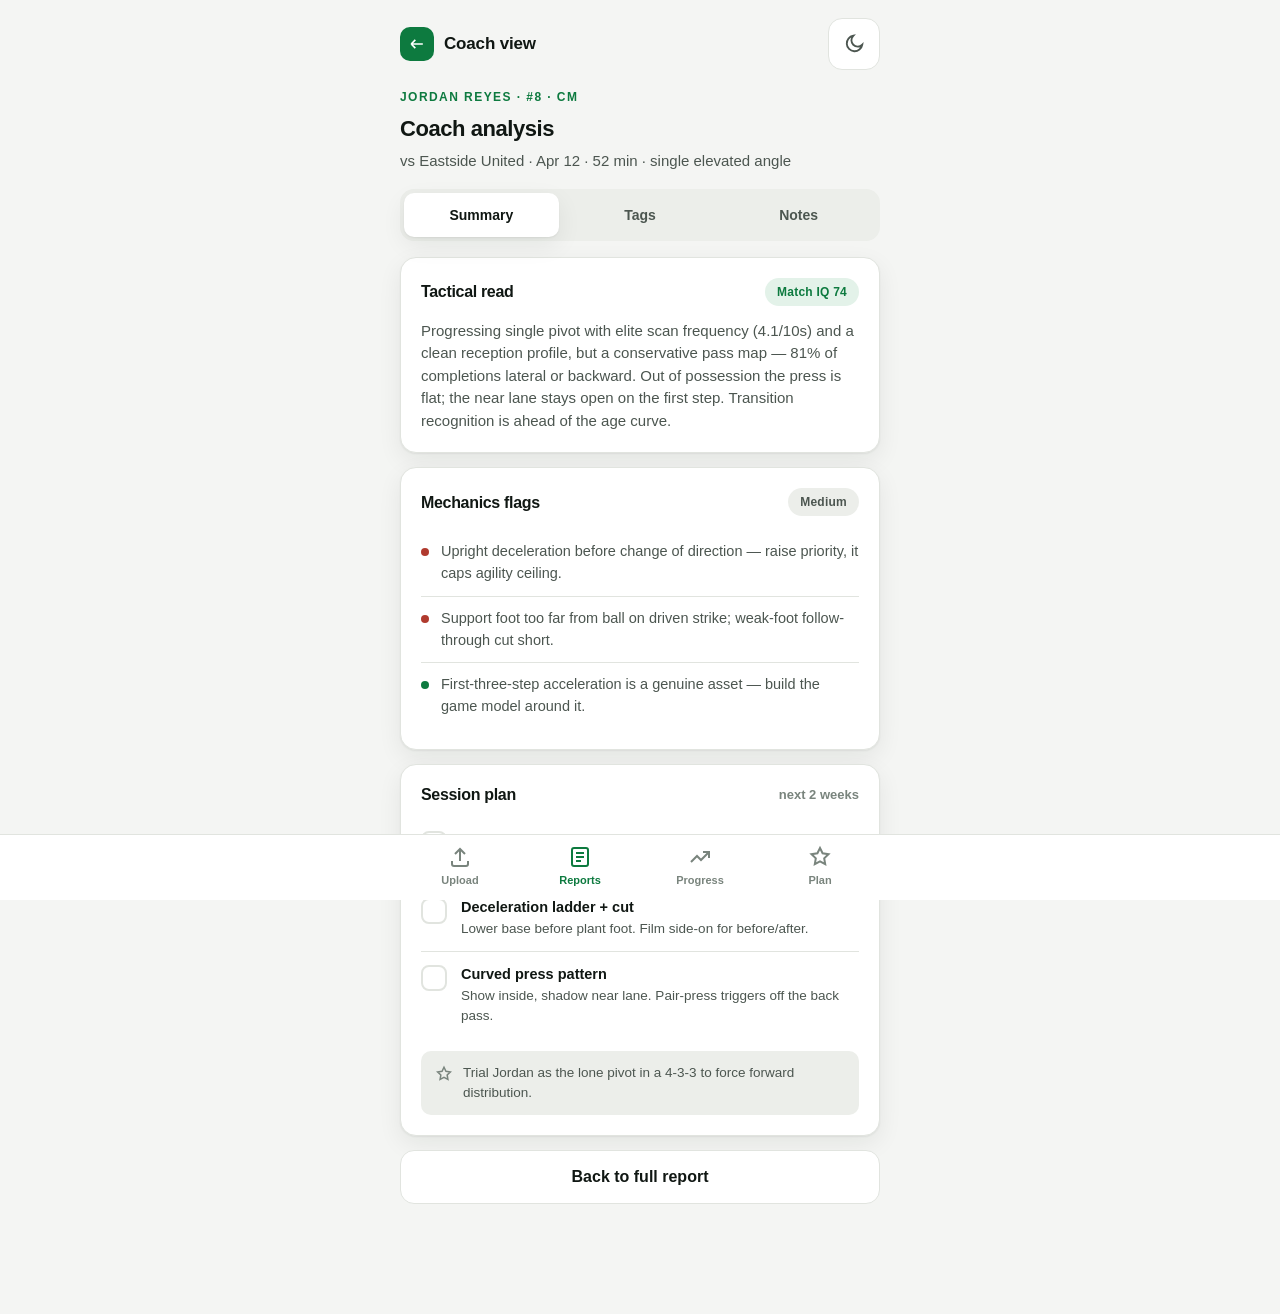
<file: game-iq-ai/coach.html>
<!DOCTYPE html>
<html lang="en">
<head>
<meta charset="UTF-8">
<meta name="viewport" content="width=device-width, initial-scale=1.0, viewport-fit=cover">
<title>Coach view — Game IQ AI</title>
<link rel="stylesheet" href="styles.css">
</head>
<body>
<div class="page">

  <header class="topbar">
    <a class="brand" href="analysis.html">
      <span class="brand-mark">
        <svg viewBox="0 0 24 24" fill="none" stroke="currentColor" stroke-width="2"><path d="M5 12h14M5 12l5-5M5 12l5 5"/></svg>
      </span>
      Coach view
    </a>
    <button class="theme-toggle" data-theme-toggle aria-label="Toggle dark mode">
      <svg class="icon-moon" viewBox="0 0 24 24" fill="none" stroke="currentColor" stroke-width="2"><path d="M21 12.8A8.5 8.5 0 1 1 11.2 3 6.6 6.6 0 0 0 21 12.8z"/></svg>
      <svg class="icon-sun" viewBox="0 0 24 24" fill="none" stroke="currentColor" stroke-width="2"><circle cx="12" cy="12" r="4"/><path d="M12 2v2M12 20v2M4.9 4.9l1.4 1.4M17.7 17.7l1.4 1.4M2 12h2M20 12h2M4.9 19.1l1.4-1.4M17.7 6.3l1.4-1.4"/></svg>
    </button>
  </header>

  <span class="eyebrow">Jordan Reyes · #8 · CM</span>
  <h2 class="mt-8">Coach analysis</h2>
  <p class="muted mt-8">vs Eastside United · Apr 12 · 52 min · single elevated angle</p>

  <div class="segment mt-16" data-segment="cview">
    <button class="is-active" data-panel="cv-summary">Summary</button>
    <button data-panel="cv-tags">Tags</button>
    <button data-panel="cv-notes">Notes</button>
  </div>

  <div id="cv-summary" class="tab-panel is-active" data-panel-group="cview">
    <div class="card">
      <div class="card-title"><h3>Tactical read</h3><span class="badge badge--accent">Match IQ 74</span></div>
      <p class="muted">Progressing single pivot with elite scan frequency (4.1/10s) and a clean reception profile, but a conservative pass map — 81% of completions lateral or backward. Out of possession the press is flat; the near lane stays open on the first step. Transition recognition is ahead of the age curve.</p>
    </div>

    <div class="card">
      <div class="card-title"><h3>Mechanics flags</h3><span class="badge badge--neutral">Medium</span></div>
      <ul class="fact-list">
        <li><span class="dot dot--danger"></span><span>Upright deceleration before change of direction — raise priority, it caps agility ceiling.</span></li>
        <li><span class="dot dot--danger"></span><span>Support foot too far from ball on driven strike; weak-foot follow-through cut short.</span></li>
        <li><span class="dot"></span><span>First-three-step acceleration is a genuine asset — build the game model around it.</span></li>
      </ul>
    </div>

    <div class="card">
      <div class="card-title"><h3>Session plan</h3><span class="small">next 2 weeks</span></div>
      <div class="action-item"><span class="check"></span><div><strong>Split-pass rondo</strong><p>Two points per line-breaking pass. 3 x 6 min.</p></div></div>
      <div class="action-item"><span class="check"></span><div><strong>Deceleration ladder + cut</strong><p>Lower base before plant foot. Film side-on for before/after.</p></div></div>
      <div class="action-item"><span class="check"></span><div><strong>Curved press pattern</strong><p>Show inside, shadow near lane. Pair-press triggers off the back pass.</p></div></div>
      <div class="note-strip">
        <svg viewBox="0 0 24 24" fill="none" stroke="currentColor" stroke-width="2"><path d="M12 3l2.6 5.3 5.9.9-4.3 4.1 1 5.8L12 16.4 6.8 19.1l1-5.8L3.5 9.2l5.9-.9z"/></svg>
        Trial Jordan as the lone pivot in a 4-3-3 to force forward distribution.
      </div>
    </div>
  </div>

  <div id="cv-tags" class="tab-panel" data-panel-group="cview">
    <div class="card">
      <div class="card-title"><h3>Tagged events</h3><span class="small">12 clips</span></div>
      <div class="moment">
        <time>07:42</time>
        <div><span class="event-chip event-chip--good">Line break</span><p>Through-ball off the half-turn for the assist.</p></div>
      </div>
      <div class="moment">
        <time>19:15</time>
        <div><span class="event-chip event-chip--work">Safe pass</span><p>Forward option missed. Tagged x3 this match.</p></div>
      </div>
      <div class="moment">
        <time>33:08</time>
        <div><span class="event-chip event-chip--good">Recovery</span><p>40-yard sprint, breaks the counter.</p></div>
      </div>
      <div class="moment">
        <time>48:30</time>
        <div><span class="event-chip event-chip--work">Press shape</span><p>Flat approach, carrier rolls away.</p></div>
      </div>
      <button class="btn btn--ghost mt-16">Export tagged clips</button>
    </div>
  </div>

  <div id="cv-notes" class="tab-panel" data-panel-group="cview">
    <div class="card">
      <div class="card-title"><h3>Staff notes</h3><span class="badge badge--accent">Shared</span></div>
      <div class="comment">
        <span class="avatar avatar--coach">MC</span>
        <div><strong>Coach Marcus <time>07:44</time></strong><p>This is the pass we want every week. Show the team this clip Tuesday.</p></div>
      </div>
      <div class="comment">
        <span class="avatar">AT</span>
        <div><strong>Assistant — Tom <time>19:20</time></strong><p>Agree on the press. Let's pair-press the back pass and see if the safe option goes away.</p></div>
      </div>
      <div class="comment">
        <span class="avatar avatar--coach">MC</span>
        <div><strong>Coach Marcus <time>33:10</time></strong><p>Recovery run engine is real. Lone pivot trial next friendly.</p></div>
      </div>
      <div class="field mt-16">
        <input type="text" placeholder="Add a note for staff...">
      </div>
      <button class="btn btn--primary">Post note</button>
    </div>
  </div>

  <a class="btn btn--ghost" href="analysis.html">Back to full report</a>

</div>

<nav class="tabbar">
  <div class="tabbar-inner">
    <a href="upload.html">
      <svg viewBox="0 0 24 24" fill="none" stroke="currentColor" stroke-width="2"><path d="M12 16V4M7 9l5-5 5 5"/><path d="M4 16v3a2 2 0 0 0 2 2h12a2 2 0 0 0 2-2v-3"/></svg>
      Upload
    </a>
    <a href="analysis.html" class="is-active">
      <svg viewBox="0 0 24 24" fill="none" stroke="currentColor" stroke-width="2"><rect x="4" y="3" width="16" height="18" rx="2"/><path d="M8 8h8M8 12h8M8 16h5"/></svg>
      Reports
    </a>
    <a href="progress.html">
      <svg viewBox="0 0 24 24" fill="none" stroke="currentColor" stroke-width="2"><path d="M3 17l6-6 4 4 8-8"/><path d="M15 7h6v6"/></svg>
      Progress
    </a>
    <a href="pricing.html">
      <svg viewBox="0 0 24 24" fill="none" stroke="currentColor" stroke-width="2"><path d="M12 3l2.6 5.3 5.9.9-4.3 4.1 1 5.8L12 16.4 6.8 19.1l1-5.8L3.5 9.2l5.9-.9z"/></svg>
      Plan
    </a>
  </div>
</nav>

<script src="app.js"></script>
</body>
</html>
</file>
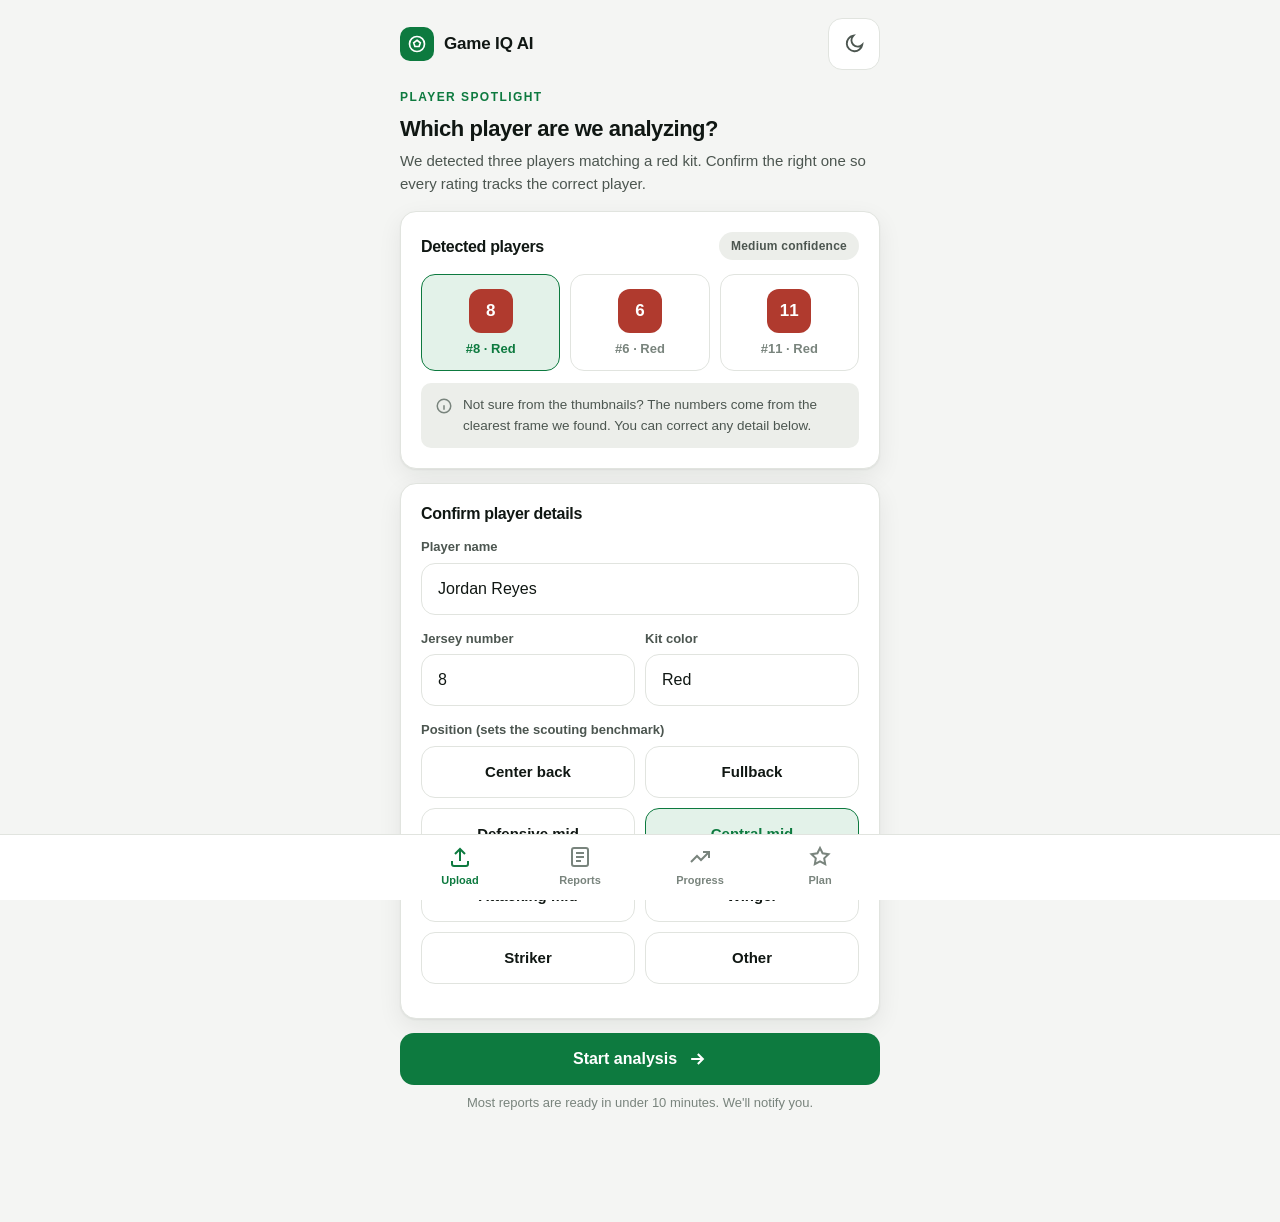
<file: game-iq-ai/identify.html>
<!DOCTYPE html>
<html lang="en">
<head>
<meta charset="UTF-8">
<meta name="viewport" content="width=device-width, initial-scale=1.0, viewport-fit=cover">
<title>Identify player — Game IQ AI</title>
<link rel="stylesheet" href="styles.css">
</head>
<body>
<div class="page">

  <header class="topbar">
    <a class="brand" href="index.html">
      <span class="brand-mark">
        <svg viewBox="0 0 24 24" fill="none" stroke="currentColor" stroke-width="2"><circle cx="12" cy="12" r="9"/><path d="M12 7.5 16 10.5 14.5 15h-5L8 10.5z"/></svg>
      </span>
      Game IQ AI
    </a>
    <button class="theme-toggle" data-theme-toggle aria-label="Toggle dark mode">
      <svg class="icon-moon" viewBox="0 0 24 24" fill="none" stroke="currentColor" stroke-width="2"><path d="M21 12.8A8.5 8.5 0 1 1 11.2 3 6.6 6.6 0 0 0 21 12.8z"/></svg>
      <svg class="icon-sun" viewBox="0 0 24 24" fill="none" stroke="currentColor" stroke-width="2"><circle cx="12" cy="12" r="4"/><path d="M12 2v2M12 20v2M4.9 4.9l1.4 1.4M17.7 17.7l1.4 1.4M2 12h2M20 12h2M4.9 19.1l1.4-1.4M17.7 6.3l1.4-1.4"/></svg>
    </button>
  </header>

  <!-- Identify state -->
  <section id="upload-input">
    <span class="eyebrow">Player spotlight</span>
    <h2 class="mt-8">Which player are we analyzing?</h2>
    <p class="muted mt-8">We detected three players matching a red kit. Confirm the right one so every rating tracks the correct player.</p>

    <div class="card mt-16">
      <div class="card-title">
        <h3>Detected players</h3>
        <span class="badge badge--neutral">Medium confidence</span>
      </div>
      <div class="candidate-grid" data-choice-group="candidate">
        <button class="candidate is-selected">
          <span class="kit" style="background:#b03a2e;">8</span>
          <span class="small">#8 · Red</span>
        </button>
        <button class="candidate">
          <span class="kit" style="background:#b03a2e;">6</span>
          <span class="small">#6 · Red</span>
        </button>
        <button class="candidate">
          <span class="kit" style="background:#b03a2e;">11</span>
          <span class="small">#11 · Red</span>
        </button>
      </div>
      <div class="note-strip">
        <svg viewBox="0 0 24 24" fill="none" stroke="currentColor" stroke-width="2"><circle cx="12" cy="12" r="9"/><path d="M12 8h.01M11 12h1v4h1"/></svg>
        Not sure from the thumbnails? The numbers come from the clearest frame we found. You can correct any detail below.
      </div>
    </div>

    <div class="card">
      <div class="card-title"><h3>Confirm player details</h3></div>
      <div class="field">
        <label for="id-name">Player name</label>
        <input id="id-name" type="text" value="Jordan Reyes">
      </div>
      <div class="grid-2">
        <div class="field">
          <label for="id-number">Jersey number</label>
          <input id="id-number" type="text" inputmode="numeric" value="8">
        </div>
        <div class="field">
          <label for="id-color">Kit color</label>
          <input id="id-color" type="text" value="Red">
        </div>
      </div>
      <div class="field">
        <label>Position (sets the scouting benchmark)</label>
        <div class="choice-grid" data-choice-group="id-position">
          <button class="choice">Center back</button>
          <button class="choice">Fullback</button>
          <button class="choice">Defensive mid</button>
          <button class="choice is-selected">Central mid</button>
          <button class="choice">Attacking mid</button>
          <button class="choice">Winger</button>
          <button class="choice">Striker</button>
          <button class="choice">Other</button>
        </div>
      </div>
    </div>

    <button class="btn btn--primary" data-start-analysis>
      Start analysis
      <svg viewBox="0 0 24 24" fill="none" stroke="currentColor" stroke-width="2.5"><path d="M5 12h14M13 6l6 6-6 6"/></svg>
    </button>
    <p class="small mt-8" style="text-align:center;">Most reports are ready in under 10 minutes. We'll notify you.</p>
  </section>

  <!-- Running state -->
  <section id="upload-running" class="hidden">
    <span class="eyebrow">Analyzing</span>
    <h2 class="mt-8">Watching Jordan, #8</h2>
    <p class="muted mt-8">You can close the app — we'll send a notification when the report is ready.</p>

    <div class="card mt-16">
      <div class="card-title">
        <h3>vs Eastside United — Apr 12</h3>
        <span class="small" id="upload-pct">0%</span>
      </div>
      <div class="progress-track"><div class="progress-fill" id="upload-progress"></div></div>

      <ul class="analyze-steps mt-16">
        <li class="is-active">
          <span class="step-dot"><svg viewBox="0 0 24 24" fill="none" stroke="currentColor" stroke-width="4"><path d="M5 13l4 4L19 7"/></svg></span>
          Checking footage quality and duration
        </li>
        <li>
          <span class="step-dot"><svg viewBox="0 0 24 24" fill="none" stroke="currentColor" stroke-width="4"><path d="M5 13l4 4L19 7"/></svg></span>
          Locking onto #8 in red across frames
        </li>
        <li>
          <span class="step-dot"><svg viewBox="0 0 24 24" fill="none" stroke="currentColor" stroke-width="4"><path d="M5 13l4 4L19 7"/></svg></span>
          Measuring running, kicking and receiving mechanics
        </li>
        <li>
          <span class="step-dot"><svg viewBox="0 0 24 24" fill="none" stroke="currentColor" stroke-width="4"><path d="M5 13l4 4L19 7"/></svg></span>
          Scoring technical, tactical and movement quality
        </li>
        <li>
          <span class="step-dot"><svg viewBox="0 0 24 24" fill="none" stroke="currentColor" stroke-width="4"><path d="M5 13l4 4L19 7"/></svg></span>
          Writing coach, parent and player reports
        </li>
      </ul>
    </div>
  </section>

</div>

<nav class="tabbar">
  <div class="tabbar-inner">
    <a href="upload.html" class="is-active">
      <svg viewBox="0 0 24 24" fill="none" stroke="currentColor" stroke-width="2"><path d="M12 16V4M7 9l5-5 5 5"/><path d="M4 16v3a2 2 0 0 0 2 2h12a2 2 0 0 0 2-2v-3"/></svg>
      Upload
    </a>
    <a href="analysis.html">
      <svg viewBox="0 0 24 24" fill="none" stroke="currentColor" stroke-width="2"><rect x="4" y="3" width="16" height="18" rx="2"/><path d="M8 8h8M8 12h8M8 16h5"/></svg>
      Reports
    </a>
    <a href="progress.html">
      <svg viewBox="0 0 24 24" fill="none" stroke="currentColor" stroke-width="2"><path d="M3 17l6-6 4 4 8-8"/><path d="M15 7h6v6"/></svg>
      Progress
    </a>
    <a href="pricing.html">
      <svg viewBox="0 0 24 24" fill="none" stroke="currentColor" stroke-width="2"><path d="M12 3l2.6 5.3 5.9.9-4.3 4.1 1 5.8L12 16.4 6.8 19.1l1-5.8L3.5 9.2l5.9-.9z"/></svg>
      Plan
    </a>
  </div>
</nav>

<script src="app.js"></script>
</body>
</html>
</file>
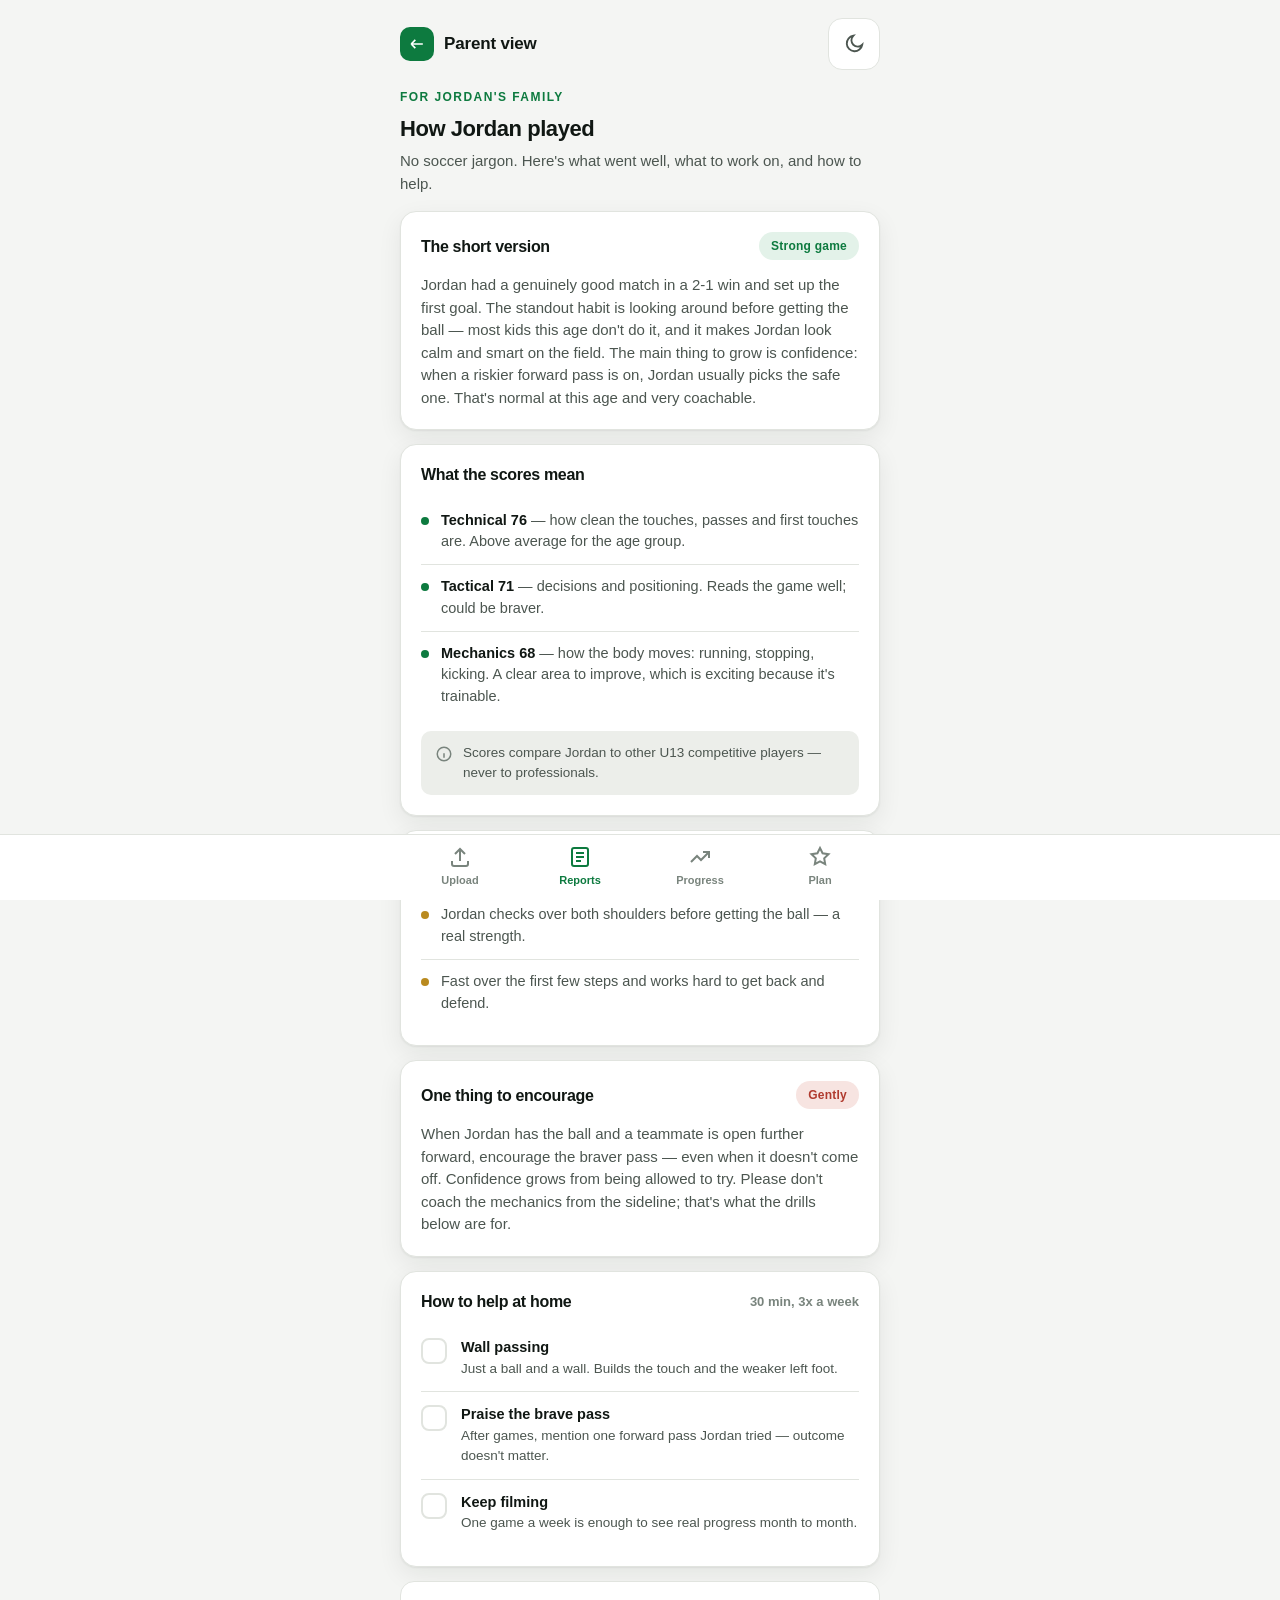
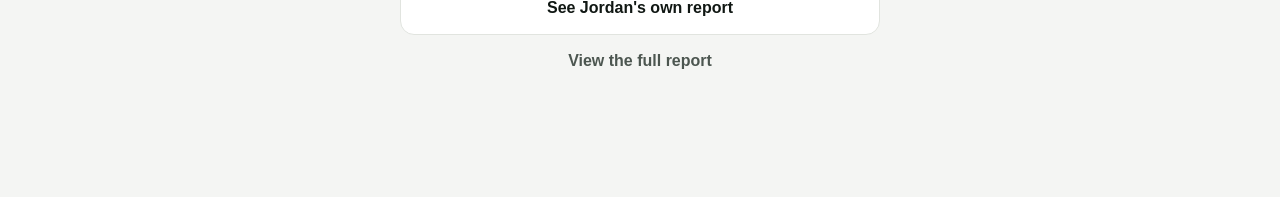
<file: game-iq-ai/parent.html>
<!DOCTYPE html>
<html lang="en">
<head>
<meta charset="UTF-8">
<meta name="viewport" content="width=device-width, initial-scale=1.0, viewport-fit=cover">
<title>Parent view — Game IQ AI</title>
<link rel="stylesheet" href="styles.css">
</head>
<body>
<div class="page">

  <header class="topbar">
    <a class="brand" href="analysis.html">
      <span class="brand-mark">
        <svg viewBox="0 0 24 24" fill="none" stroke="currentColor" stroke-width="2"><path d="M5 12h14M5 12l5-5M5 12l5 5"/></svg>
      </span>
      Parent view
    </a>
    <button class="theme-toggle" data-theme-toggle aria-label="Toggle dark mode">
      <svg class="icon-moon" viewBox="0 0 24 24" fill="none" stroke="currentColor" stroke-width="2"><path d="M21 12.8A8.5 8.5 0 1 1 11.2 3 6.6 6.6 0 0 0 21 12.8z"/></svg>
      <svg class="icon-sun" viewBox="0 0 24 24" fill="none" stroke="currentColor" stroke-width="2"><circle cx="12" cy="12" r="4"/><path d="M12 2v2M12 20v2M4.9 4.9l1.4 1.4M17.7 17.7l1.4 1.4M2 12h2M20 12h2M4.9 19.1l1.4-1.4M17.7 6.3l1.4-1.4"/></svg>
    </button>
  </header>

  <span class="eyebrow">For Jordan's family</span>
  <h2 class="mt-8">How Jordan played</h2>
  <p class="muted mt-8">No soccer jargon. Here's what went well, what to work on, and how to help.</p>

  <div class="card mt-16">
    <div class="card-title"><h3>The short version</h3><span class="badge badge--accent">Strong game</span></div>
    <p class="muted">Jordan had a genuinely good match in a 2-1 win and set up the first goal. The standout habit is looking around before getting the ball — most kids this age don't do it, and it makes Jordan look calm and smart on the field. The main thing to grow is confidence: when a riskier forward pass is on, Jordan usually picks the safe one. That's normal at this age and very coachable.</p>
  </div>

  <div class="card">
    <div class="card-title"><h3>What the scores mean</h3></div>
    <ul class="fact-list">
      <li><span class="dot"></span><span><strong>Technical 76</strong> — how clean the touches, passes and first touches are. Above average for the age group.</span></li>
      <li><span class="dot"></span><span><strong>Tactical 71</strong> — decisions and positioning. Reads the game well; could be braver.</span></li>
      <li><span class="dot"></span><span><strong>Mechanics 68</strong> — how the body moves: running, stopping, kicking. A clear area to improve, which is exciting because it's trainable.</span></li>
    </ul>
    <div class="note-strip">
      <svg viewBox="0 0 24 24" fill="none" stroke="currentColor" stroke-width="2"><circle cx="12" cy="12" r="9"/><path d="M12 8h.01M11 12h1v4h1"/></svg>
      Scores compare Jordan to other U13 competitive players — never to professionals.
    </div>
  </div>

  <div class="card">
    <div class="card-title"><h3>Two things to celebrate</h3><span class="badge badge--gold">Praise these</span></div>
    <ul class="fact-list">
      <li><span class="dot dot--gold"></span><span>Jordan checks over both shoulders before getting the ball — a real strength.</span></li>
      <li><span class="dot dot--gold"></span><span>Fast over the first few steps and works hard to get back and defend.</span></li>
    </ul>
  </div>

  <div class="card">
    <div class="card-title"><h3>One thing to encourage</h3><span class="badge badge--danger">Gently</span></div>
    <p class="muted">When Jordan has the ball and a teammate is open further forward, encourage the braver pass — even when it doesn't come off. Confidence grows from being allowed to try. Please don't coach the mechanics from the sideline; that's what the drills below are for.</p>
  </div>

  <div class="card">
    <div class="card-title"><h3>How to help at home</h3><span class="small">30 min, 3x a week</span></div>
    <div class="action-item"><span class="check"></span><div><strong>Wall passing</strong><p>Just a ball and a wall. Builds the touch and the weaker left foot.</p></div></div>
    <div class="action-item"><span class="check"></span><div><strong>Praise the brave pass</strong><p>After games, mention one forward pass Jordan tried — outcome doesn't matter.</p></div></div>
    <div class="action-item"><span class="check"></span><div><strong>Keep filming</strong><p>One game a week is enough to see real progress month to month.</p></div></div>
  </div>

  <a class="btn btn--ghost" href="player.html">See Jordan's own report</a>
  <a class="btn btn--quiet" href="analysis.html">View the full report</a>

</div>

<nav class="tabbar">
  <div class="tabbar-inner">
    <a href="upload.html">
      <svg viewBox="0 0 24 24" fill="none" stroke="currentColor" stroke-width="2"><path d="M12 16V4M7 9l5-5 5 5"/><path d="M4 16v3a2 2 0 0 0 2 2h12a2 2 0 0 0 2-2v-3"/></svg>
      Upload
    </a>
    <a href="analysis.html" class="is-active">
      <svg viewBox="0 0 24 24" fill="none" stroke="currentColor" stroke-width="2"><rect x="4" y="3" width="16" height="18" rx="2"/><path d="M8 8h8M8 12h8M8 16h5"/></svg>
      Reports
    </a>
    <a href="progress.html">
      <svg viewBox="0 0 24 24" fill="none" stroke="currentColor" stroke-width="2"><path d="M3 17l6-6 4 4 8-8"/><path d="M15 7h6v6"/></svg>
      Progress
    </a>
    <a href="pricing.html">
      <svg viewBox="0 0 24 24" fill="none" stroke="currentColor" stroke-width="2"><path d="M12 3l2.6 5.3 5.9.9-4.3 4.1 1 5.8L12 16.4 6.8 19.1l1-5.8L3.5 9.2l5.9-.9z"/></svg>
      Plan
    </a>
  </div>
</nav>

<script src="app.js"></script>
</body>
</html>
</file>
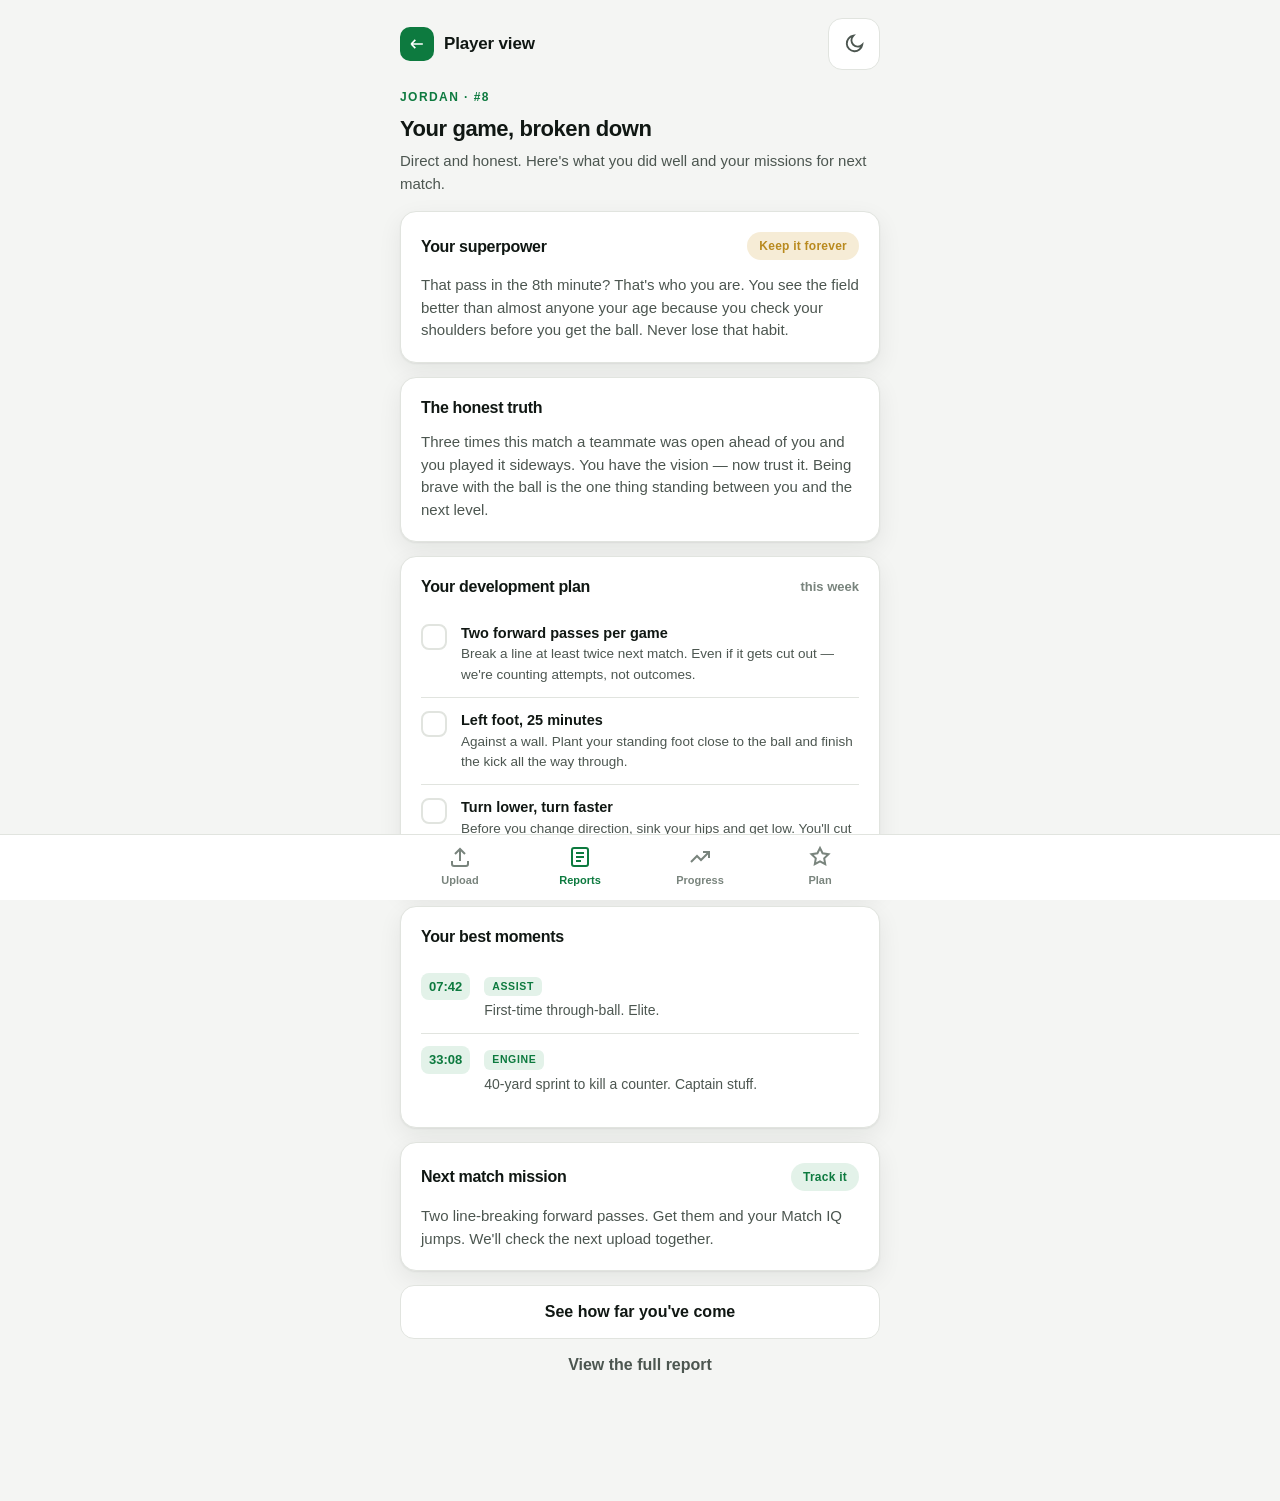
<file: game-iq-ai/player.html>
<!DOCTYPE html>
<html lang="en">
<head>
<meta charset="UTF-8">
<meta name="viewport" content="width=device-width, initial-scale=1.0, viewport-fit=cover">
<title>Player view — Game IQ AI</title>
<link rel="stylesheet" href="styles.css">
</head>
<body>
<div class="page">

  <header class="topbar">
    <a class="brand" href="analysis.html">
      <span class="brand-mark">
        <svg viewBox="0 0 24 24" fill="none" stroke="currentColor" stroke-width="2"><path d="M5 12h14M5 12l5-5M5 12l5 5"/></svg>
      </span>
      Player view
    </a>
    <button class="theme-toggle" data-theme-toggle aria-label="Toggle dark mode">
      <svg class="icon-moon" viewBox="0 0 24 24" fill="none" stroke="currentColor" stroke-width="2"><path d="M21 12.8A8.5 8.5 0 1 1 11.2 3 6.6 6.6 0 0 0 21 12.8z"/></svg>
      <svg class="icon-sun" viewBox="0 0 24 24" fill="none" stroke="currentColor" stroke-width="2"><circle cx="12" cy="12" r="4"/><path d="M12 2v2M12 20v2M4.9 4.9l1.4 1.4M17.7 17.7l1.4 1.4M2 12h2M20 12h2M4.9 19.1l1.4-1.4M17.7 6.3l1.4-1.4"/></svg>
    </button>
  </header>

  <span class="eyebrow">Jordan · #8</span>
  <h2 class="mt-8">Your game, broken down</h2>
  <p class="muted mt-8">Direct and honest. Here's what you did well and your missions for next match.</p>

  <div class="card mt-16">
    <div class="card-title"><h3>Your superpower</h3><span class="badge badge--gold">Keep it forever</span></div>
    <p class="muted">That pass in the 8th minute? That's who you are. You see the field better than almost anyone your age because you check your shoulders before you get the ball. Never lose that habit.</p>
  </div>

  <div class="card">
    <div class="card-title"><h3>The honest truth</h3></div>
    <p class="muted">Three times this match a teammate was open ahead of you and you played it sideways. You have the vision — now trust it. Being brave with the ball is the one thing standing between you and the next level.</p>
  </div>

  <div class="card">
    <div class="card-title"><h3>Your development plan</h3><span class="small">this week</span></div>
    <div class="action-item"><span class="check"></span><div><strong>Two forward passes per game</strong><p>Break a line at least twice next match. Even if it gets cut out — we're counting attempts, not outcomes.</p></div></div>
    <div class="action-item"><span class="check"></span><div><strong>Left foot, 25 minutes</strong><p>Against a wall. Plant your standing foot close to the ball and finish the kick all the way through.</p></div></div>
    <div class="action-item"><span class="check"></span><div><strong>Turn lower, turn faster</strong><p>Before you change direction, sink your hips and get low. You'll cut sharper and lose nobody.</p></div></div>
  </div>

  <div class="card">
    <div class="card-title"><h3>Your best moments</h3></div>
    <div class="moment">
      <time>07:42</time>
      <div><span class="event-chip event-chip--good">Assist</span><p>First-time through-ball. Elite.</p></div>
    </div>
    <div class="moment">
      <time>33:08</time>
      <div><span class="event-chip event-chip--good">Engine</span><p>40-yard sprint to kill a counter. Captain stuff.</p></div>
    </div>
  </div>

  <div class="card">
    <div class="card-title"><h3>Next match mission</h3><span class="badge badge--accent">Track it</span></div>
    <p class="muted">Two line-breaking forward passes. Get them and your Match IQ jumps. We'll check the next upload together.</p>
  </div>

  <a class="btn btn--ghost" href="progress.html">See how far you've come</a>
  <a class="btn btn--quiet" href="analysis.html">View the full report</a>

</div>

<nav class="tabbar">
  <div class="tabbar-inner">
    <a href="upload.html">
      <svg viewBox="0 0 24 24" fill="none" stroke="currentColor" stroke-width="2"><path d="M12 16V4M7 9l5-5 5 5"/><path d="M4 16v3a2 2 0 0 0 2 2h12a2 2 0 0 0 2-2v-3"/></svg>
      Upload
    </a>
    <a href="analysis.html" class="is-active">
      <svg viewBox="0 0 24 24" fill="none" stroke="currentColor" stroke-width="2"><rect x="4" y="3" width="16" height="18" rx="2"/><path d="M8 8h8M8 12h8M8 16h5"/></svg>
      Reports
    </a>
    <a href="progress.html">
      <svg viewBox="0 0 24 24" fill="none" stroke="currentColor" stroke-width="2"><path d="M3 17l6-6 4 4 8-8"/><path d="M15 7h6v6"/></svg>
      Progress
    </a>
    <a href="pricing.html">
      <svg viewBox="0 0 24 24" fill="none" stroke="currentColor" stroke-width="2"><path d="M12 3l2.6 5.3 5.9.9-4.3 4.1 1 5.8L12 16.4 6.8 19.1l1-5.8L3.5 9.2l5.9-.9z"/></svg>
      Plan
    </a>
  </div>
</nav>

<script src="app.js"></script>
</body>
</html>
</file>
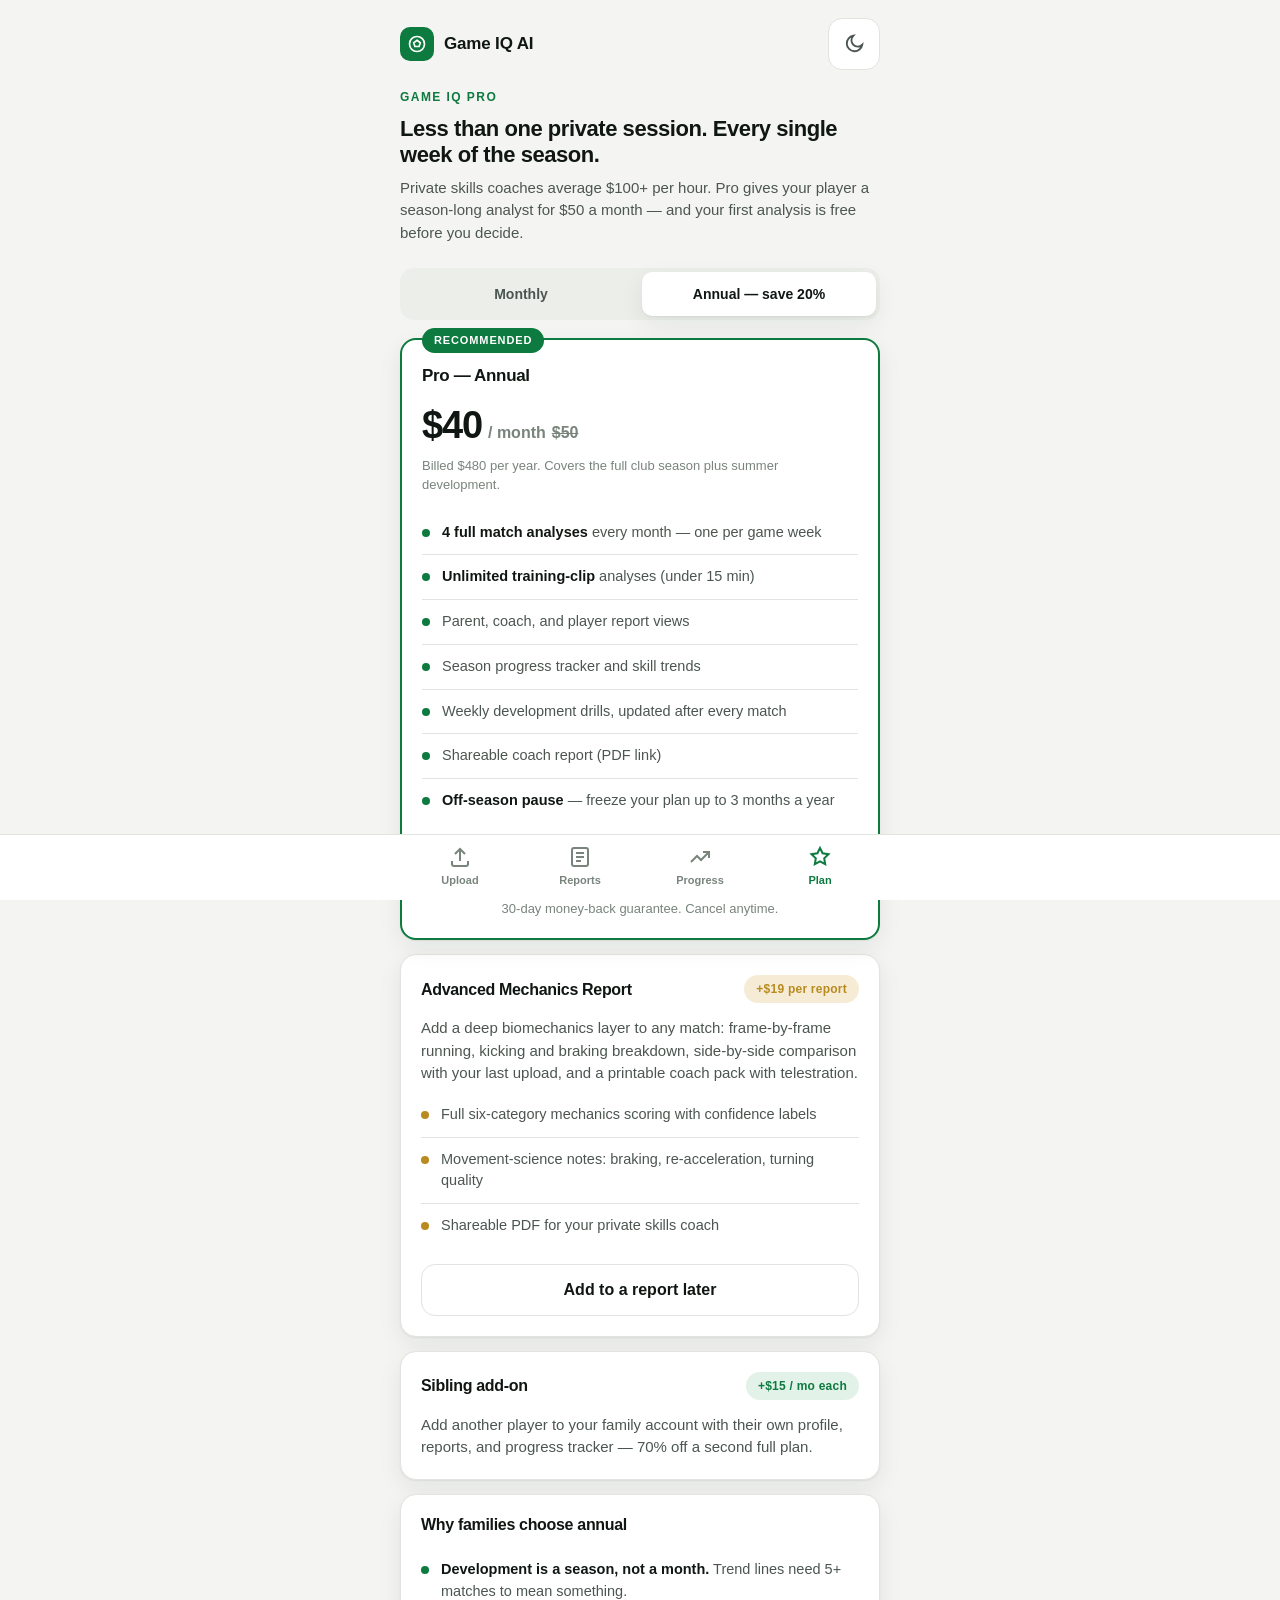
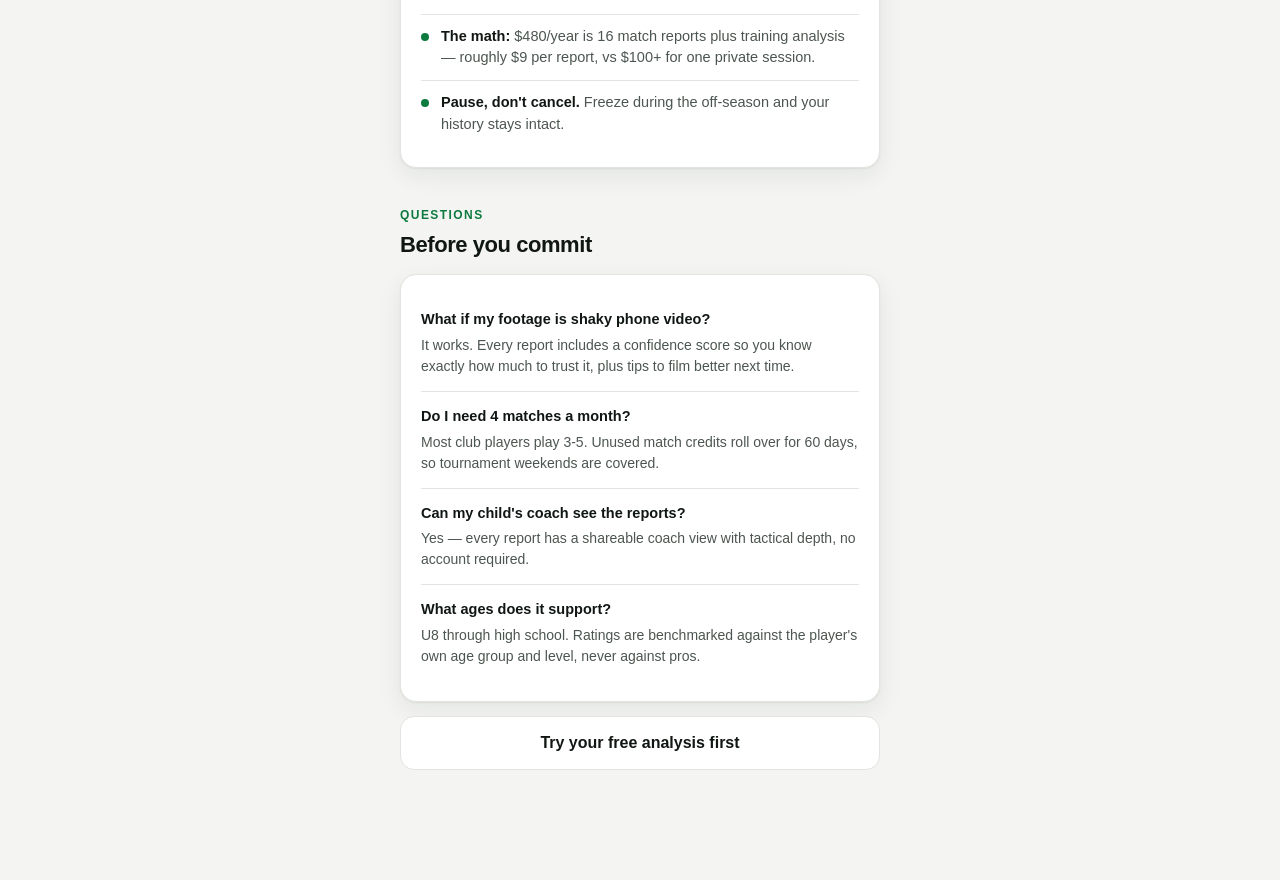
<file: game-iq-ai/pricing.html>
<!DOCTYPE html>
<html lang="en">
<head>
<meta charset="UTF-8">
<meta name="viewport" content="width=device-width, initial-scale=1.0, viewport-fit=cover">
<title>Plans — Game IQ AI</title>
<link rel="stylesheet" href="styles.css">
</head>
<body>
<div class="page">

  <header class="topbar">
    <a class="brand" href="index.html">
      <span class="brand-mark">
        <svg viewBox="0 0 24 24" fill="none" stroke="currentColor" stroke-width="2"><circle cx="12" cy="12" r="9"/><path d="M12 7.5 16 10.5 14.5 15h-5L8 10.5z"/></svg>
      </span>
      Game IQ AI
    </a>
    <button class="theme-toggle" data-theme-toggle aria-label="Toggle dark mode">
      <svg class="icon-moon" viewBox="0 0 24 24" fill="none" stroke="currentColor" stroke-width="2"><path d="M21 12.8A8.5 8.5 0 1 1 11.2 3 6.6 6.6 0 0 0 21 12.8z"/></svg>
      <svg class="icon-sun" viewBox="0 0 24 24" fill="none" stroke="currentColor" stroke-width="2"><circle cx="12" cy="12" r="4"/><path d="M12 2v2M12 20v2M4.9 4.9l1.4 1.4M17.7 17.7l1.4 1.4M2 12h2M20 12h2M4.9 19.1l1.4-1.4M17.7 6.3l1.4-1.4"/></svg>
    </button>
  </header>

  <span class="eyebrow">Game IQ Pro</span>
  <h2 class="mt-8">Less than one private session. Every single week of the season.</h2>
  <p class="muted mt-8">Private skills coaches average $100+ per hour. Pro gives your player a season-long analyst for $50 a month — and your first analysis is free before you decide.</p>

  <div class="segment mt-24" data-segment="billing">
    <button data-panel="plan-monthly">Monthly</button>
    <button class="is-active" data-panel="plan-annual">Annual — save 20%</button>
  </div>

  <!-- Annual (recommended) -->
  <div id="plan-annual" class="tab-panel is-active" data-panel-group="billing">
    <div class="card plan-card is-featured" style="margin-top:18px;">
      <span class="plan-flag">Recommended</span>
      <h3 style="margin-top:6px;">Pro — Annual</h3>
      <div class="price-line">
        <span class="price">$40</span>
        <span class="per">/ month</span>
        <span class="price-was">$50</span>
      </div>
      <p class="small">Billed $480 per year. Covers the full club season plus summer development.</p>
      <ul class="fact-list mt-16">
        <li><span class="dot"></span><span><strong>4 full match analyses</strong> every month — one per game week</span></li>
        <li><span class="dot"></span><span><strong>Unlimited training-clip</strong> analyses (under 15 min)</span></li>
        <li><span class="dot"></span><span>Parent, coach, and player report views</span></li>
        <li><span class="dot"></span><span>Season progress tracker and skill trends</span></li>
        <li><span class="dot"></span><span>Weekly development drills, updated after every match</span></li>
        <li><span class="dot"></span><span>Shareable coach report (PDF link)</span></li>
        <li><span class="dot"></span><span><strong>Off-season pause</strong> — freeze your plan up to 3 months a year</span></li>
      </ul>
      <button class="btn btn--primary">Start 7-day free trial</button>
      <p class="small mt-8" style="text-align:center;">30-day money-back guarantee. Cancel anytime.</p>
    </div>
  </div>

  <!-- Monthly -->
  <div id="plan-monthly" class="tab-panel" data-panel-group="billing">
    <div class="card plan-card" style="margin-top:18px;">
      <h3 style="margin-top:6px;">Pro — Monthly</h3>
      <div class="price-line">
        <span class="price">$50</span>
        <span class="per">/ month</span>
      </div>
      <p class="small">Full flexibility. Same features as annual.</p>
      <ul class="fact-list mt-16">
        <li><span class="dot"></span><span><strong>4 full match analyses</strong> every month — one per game week</span></li>
        <li><span class="dot"></span><span><strong>Unlimited training-clip</strong> analyses (under 15 min)</span></li>
        <li><span class="dot"></span><span>Parent, coach, and player report views</span></li>
        <li><span class="dot"></span><span>Season progress tracker and skill trends</span></li>
        <li><span class="dot"></span><span>Weekly development drills, updated after every match</span></li>
        <li><span class="dot"></span><span>Shareable coach report (PDF link)</span></li>
      </ul>
      <button class="btn btn--primary">Start 7-day free trial</button>
      <p class="small mt-8" style="text-align:center;">30-day money-back guarantee. Cancel anytime.</p>
    </div>
  </div>

  <!-- Upsell: advanced report -->
  <div class="card">
    <div class="card-title">
      <h3>Advanced Mechanics Report</h3>
      <span class="badge badge--gold">+$19 per report</span>
    </div>
    <p class="muted">Add a deep biomechanics layer to any match: frame-by-frame running, kicking and braking breakdown, side-by-side comparison with your last upload, and a printable coach pack with telestration.</p>
    <ul class="fact-list mt-8">
      <li><span class="dot dot--gold"></span><span>Full six-category mechanics scoring with confidence labels</span></li>
      <li><span class="dot dot--gold"></span><span>Movement-science notes: braking, re-acceleration, turning quality</span></li>
      <li><span class="dot dot--gold"></span><span>Shareable PDF for your private skills coach</span></li>
    </ul>
    <button class="btn btn--ghost mt-16">Add to a report later</button>
  </div>

  <!-- Add-on -->
  <div class="card">
    <div class="card-title">
      <h3>Sibling add-on</h3>
      <span class="badge badge--accent">+$15 / mo each</span>
    </div>
    <p class="muted">Add another player to your family account with their own profile, reports, and progress tracker — 70% off a second full plan.</p>
  </div>

  <!-- Why this structure -->
  <div class="card">
    <div class="card-title"><h3>Why families choose annual</h3></div>
    <ul class="fact-list">
      <li><span class="dot"></span><span><strong>Development is a season, not a month.</strong> Trend lines need 5+ matches to mean something.</span></li>
      <li><span class="dot"></span><span><strong>The math:</strong> $480/year is 16 match reports plus training analysis — roughly $9 per report, vs $100+ for one private session.</span></li>
      <li><span class="dot"></span><span><strong>Pause, don't cancel.</strong> Freeze during the off-season and your history stays intact.</span></li>
    </ul>
  </div>

  <!-- FAQ -->
  <div class="section-gap">
    <div class="section-head">
      <span class="eyebrow">Questions</span>
      <h2>Before you commit</h2>
    </div>
    <div class="card">
      <div class="faq-item">
        <strong>What if my footage is shaky phone video?</strong>
        <p>It works. Every report includes a confidence score so you know exactly how much to trust it, plus tips to film better next time.</p>
      </div>
      <div class="faq-item">
        <strong>Do I need 4 matches a month?</strong>
        <p>Most club players play 3-5. Unused match credits roll over for 60 days, so tournament weekends are covered.</p>
      </div>
      <div class="faq-item">
        <strong>Can my child's coach see the reports?</strong>
        <p>Yes — every report has a shareable coach view with tactical depth, no account required.</p>
      </div>
      <div class="faq-item">
        <strong>What ages does it support?</strong>
        <p>U8 through high school. Ratings are benchmarked against the player's own age group and level, never against pros.</p>
      </div>
    </div>
  </div>

  <a class="btn btn--ghost" href="upload.html">Try your free analysis first</a>

</div>

<nav class="tabbar">
  <div class="tabbar-inner">
    <a href="upload.html">
      <svg viewBox="0 0 24 24" fill="none" stroke="currentColor" stroke-width="2"><path d="M12 16V4M7 9l5-5 5 5"/><path d="M4 16v3a2 2 0 0 0 2 2h12a2 2 0 0 0 2-2v-3"/></svg>
      Upload
    </a>
    <a href="analysis.html">
      <svg viewBox="0 0 24 24" fill="none" stroke="currentColor" stroke-width="2"><rect x="4" y="3" width="16" height="18" rx="2"/><path d="M8 8h8M8 12h8M8 16h5"/></svg>
      Reports
    </a>
    <a href="progress.html">
      <svg viewBox="0 0 24 24" fill="none" stroke="currentColor" stroke-width="2"><path d="M3 17l6-6 4 4 8-8"/><path d="M15 7h6v6"/></svg>
      Progress
    </a>
    <a href="pricing.html" class="is-active">
      <svg viewBox="0 0 24 24" fill="none" stroke="currentColor" stroke-width="2"><path d="M12 3l2.6 5.3 5.9.9-4.3 4.1 1 5.8L12 16.4 6.8 19.1l1-5.8L3.5 9.2l5.9-.9z"/></svg>
      Plan
    </a>
  </div>
</nav>

<script src="app.js"></script>
</body>
</html>
</file>
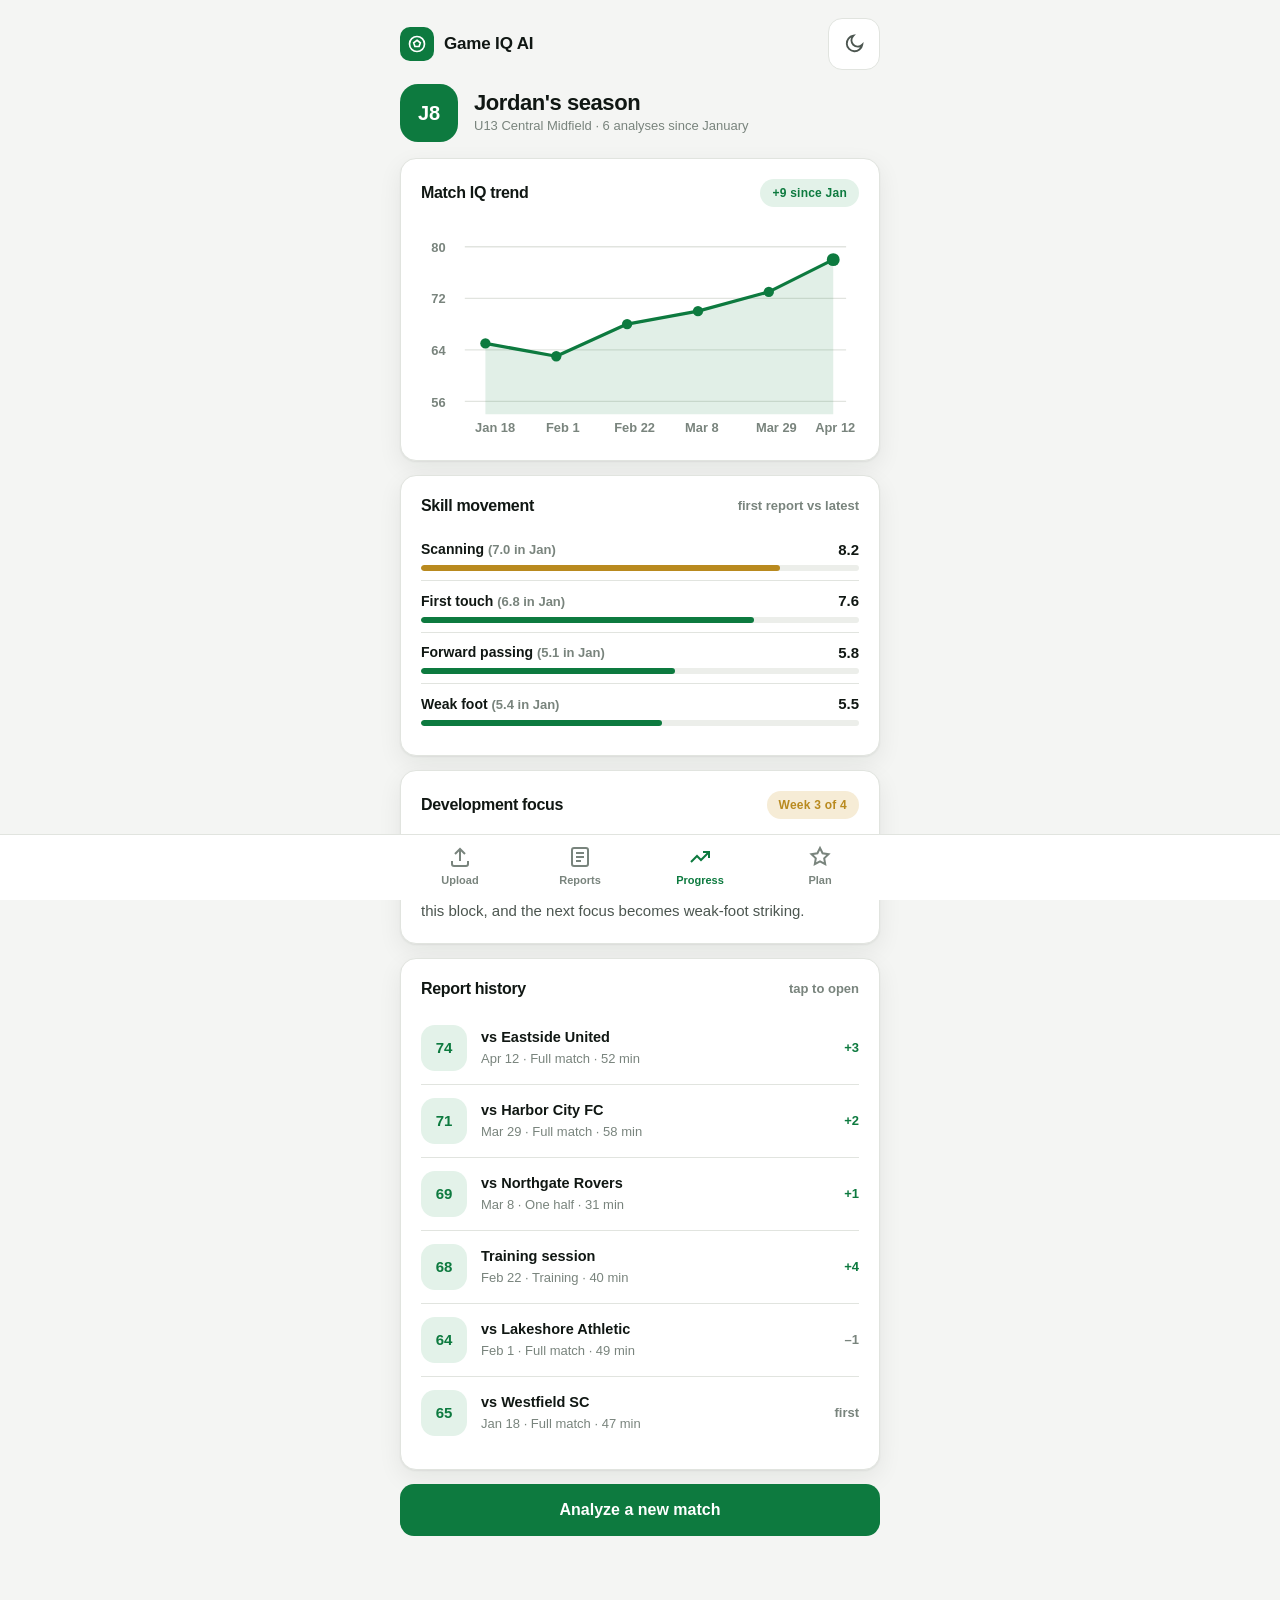
<file: game-iq-ai/progress.html>
<!DOCTYPE html>
<html lang="en">
<head>
<meta charset="UTF-8">
<meta name="viewport" content="width=device-width, initial-scale=1.0, viewport-fit=cover">
<title>Progress — Game IQ AI</title>
<link rel="stylesheet" href="styles.css">
</head>
<body>
<div class="page">

  <header class="topbar">
    <a class="brand" href="index.html">
      <span class="brand-mark">
        <svg viewBox="0 0 24 24" fill="none" stroke="currentColor" stroke-width="2"><circle cx="12" cy="12" r="9"/><path d="M12 7.5 16 10.5 14.5 15h-5L8 10.5z"/></svg>
      </span>
      Game IQ AI
    </a>
    <button class="theme-toggle" data-theme-toggle aria-label="Toggle dark mode">
      <svg class="icon-moon" viewBox="0 0 24 24" fill="none" stroke="currentColor" stroke-width="2"><path d="M21 12.8A8.5 8.5 0 1 1 11.2 3 6.6 6.6 0 0 0 21 12.8z"/></svg>
      <svg class="icon-sun" viewBox="0 0 24 24" fill="none" stroke="currentColor" stroke-width="2"><circle cx="12" cy="12" r="4"/><path d="M12 2v2M12 20v2M4.9 4.9l1.4 1.4M17.7 17.7l1.4 1.4M2 12h2M20 12h2M4.9 19.1l1.4-1.4M17.7 6.3l1.4-1.4"/></svg>
    </button>
  </header>

  <div class="player-head">
    <span class="player-avatar">J8</span>
    <div>
      <h2>Jordan's season</h2>
      <p class="small">U13 Central Midfield · 6 analyses since January</p>
    </div>
  </div>

  <!-- Match IQ trend -->
  <div class="card">
    <div class="card-title">
      <h3>Match IQ trend</h3>
      <span class="badge badge--accent">+9 since Jan</span>
    </div>
    <svg class="trend-chart" viewBox="0 0 340 170" role="img" aria-label="Match IQ score trend from January to April">
      <line class="grid-line" x1="34" y1="20" x2="330" y2="20"/>
      <line class="grid-line" x1="34" y1="60" x2="330" y2="60"/>
      <line class="grid-line" x1="34" y1="100" x2="330" y2="100"/>
      <line class="grid-line" x1="34" y1="140" x2="330" y2="140"/>
      <text class="axis-label" x="8" y="24">80</text>
      <text class="axis-label" x="8" y="64">72</text>
      <text class="axis-label" x="8" y="104">64</text>
      <text class="axis-label" x="8" y="144">56</text>
      <polygon class="trend-area" points="50,95 105,105 160,80 215,70 270,55 320,30 320,150 50,150"/>
      <polyline class="trend-line" points="50,95 105,105 160,80 215,70 270,55 320,30"/>
      <circle class="trend-dot" cx="50" cy="95" r="4"/>
      <circle class="trend-dot" cx="105" cy="105" r="4"/>
      <circle class="trend-dot" cx="160" cy="80" r="4"/>
      <circle class="trend-dot" cx="215" cy="70" r="4"/>
      <circle class="trend-dot" cx="270" cy="55" r="4"/>
      <circle class="trend-dot" cx="320" cy="30" r="5"/>
      <text class="axis-label" x="42" y="164">Jan 18</text>
      <text class="axis-label" x="97" y="164">Feb 1</text>
      <text class="axis-label" x="150" y="164">Feb 22</text>
      <text class="axis-label" x="205" y="164">Mar 8</text>
      <text class="axis-label" x="260" y="164">Mar 29</text>
      <text class="axis-label" x="306" y="164">Apr 12</text>
    </svg>
  </div>

  <!-- Skill movement -->
  <div class="card">
    <div class="card-title">
      <h3>Skill movement</h3>
      <span class="small">first report vs latest</span>
    </div>
    <div class="rating-row">
      <span class="rating-label">Scanning <span class="small">(7.0 in Jan)</span></span>
      <span class="rating-value">8.2</span>
      <div class="rating-track"><div class="rating-fill rating-fill--gold" data-score="8.2"></div></div>
    </div>
    <div class="rating-row">
      <span class="rating-label">First touch <span class="small">(6.8 in Jan)</span></span>
      <span class="rating-value">7.6</span>
      <div class="rating-track"><div class="rating-fill" data-score="7.6"></div></div>
    </div>
    <div class="rating-row">
      <span class="rating-label">Forward passing <span class="small">(5.1 in Jan)</span></span>
      <span class="rating-value">5.8</span>
      <div class="rating-track"><div class="rating-fill" data-score="5.8"></div></div>
    </div>
    <div class="rating-row">
      <span class="rating-label">Weak foot <span class="small">(5.4 in Jan)</span></span>
      <span class="rating-value">5.5</span>
      <div class="rating-track"><div class="rating-fill" data-score="5.5"></div></div>
    </div>
  </div>

  <!-- Focus streak -->
  <div class="card">
    <div class="card-title">
      <h3>Development focus</h3>
      <span class="badge badge--gold">Week 3 of 4</span>
    </div>
    <p class="muted">Current block: <strong>playing forward under pressure.</strong> Brave line-breaking passes per match are trending up — 1, then 2, then 3 in the last three analyzed games. One more match at 3+ completes this block, and the next focus becomes weak-foot striking.</p>
  </div>

  <!-- Session history -->
  <div class="card">
    <div class="card-title">
      <h3>Report history</h3>
      <span class="small">tap to open</span>
    </div>

    <a class="session-row" href="analysis.html">
      <span class="session-score">74</span>
      <div>
        <strong>vs Eastside United</strong>
        <p class="small">Apr 12 · Full match · 52 min</p>
      </div>
      <span class="session-delta up">+3</span>
    </a>

    <a class="session-row" href="analysis.html">
      <span class="session-score">71</span>
      <div>
        <strong>vs Harbor City FC</strong>
        <p class="small">Mar 29 · Full match · 58 min</p>
      </div>
      <span class="session-delta up">+2</span>
    </a>

    <a class="session-row" href="analysis.html">
      <span class="session-score">69</span>
      <div>
        <strong>vs Northgate Rovers</strong>
        <p class="small">Mar 8 · One half · 31 min</p>
      </div>
      <span class="session-delta up">+1</span>
    </a>

    <a class="session-row" href="analysis.html">
      <span class="session-score">68</span>
      <div>
        <strong>Training session</strong>
        <p class="small">Feb 22 · Training · 40 min</p>
      </div>
      <span class="session-delta up">+4</span>
    </a>

    <a class="session-row" href="analysis.html">
      <span class="session-score">64</span>
      <div>
        <strong>vs Lakeshore Athletic</strong>
        <p class="small">Feb 1 · Full match · 49 min</p>
      </div>
      <span class="session-delta flat">–1</span>
    </a>

    <a class="session-row" href="analysis.html">
      <span class="session-score">65</span>
      <div>
        <strong>vs Westfield SC</strong>
        <p class="small">Jan 18 · Full match · 47 min</p>
      </div>
      <span class="session-delta flat">first</span>
    </a>
  </div>

  <a class="btn btn--primary" href="upload.html">Analyze a new match</a>

</div>

<nav class="tabbar">
  <div class="tabbar-inner">
    <a href="upload.html">
      <svg viewBox="0 0 24 24" fill="none" stroke="currentColor" stroke-width="2"><path d="M12 16V4M7 9l5-5 5 5"/><path d="M4 16v3a2 2 0 0 0 2 2h12a2 2 0 0 0 2-2v-3"/></svg>
      Upload
    </a>
    <a href="analysis.html">
      <svg viewBox="0 0 24 24" fill="none" stroke="currentColor" stroke-width="2"><rect x="4" y="3" width="16" height="18" rx="2"/><path d="M8 8h8M8 12h8M8 16h5"/></svg>
      Reports
    </a>
    <a href="progress.html" class="is-active">
      <svg viewBox="0 0 24 24" fill="none" stroke="currentColor" stroke-width="2"><path d="M3 17l6-6 4 4 8-8"/><path d="M15 7h6v6"/></svg>
      Progress
    </a>
    <a href="pricing.html">
      <svg viewBox="0 0 24 24" fill="none" stroke="currentColor" stroke-width="2"><path d="M12 3l2.6 5.3 5.9.9-4.3 4.1 1 5.8L12 16.4 6.8 19.1l1-5.8L3.5 9.2l5.9-.9z"/></svg>
      Plan
    </a>
  </div>
</nav>

<script src="app.js"></script>
</body>
</html>
</file>
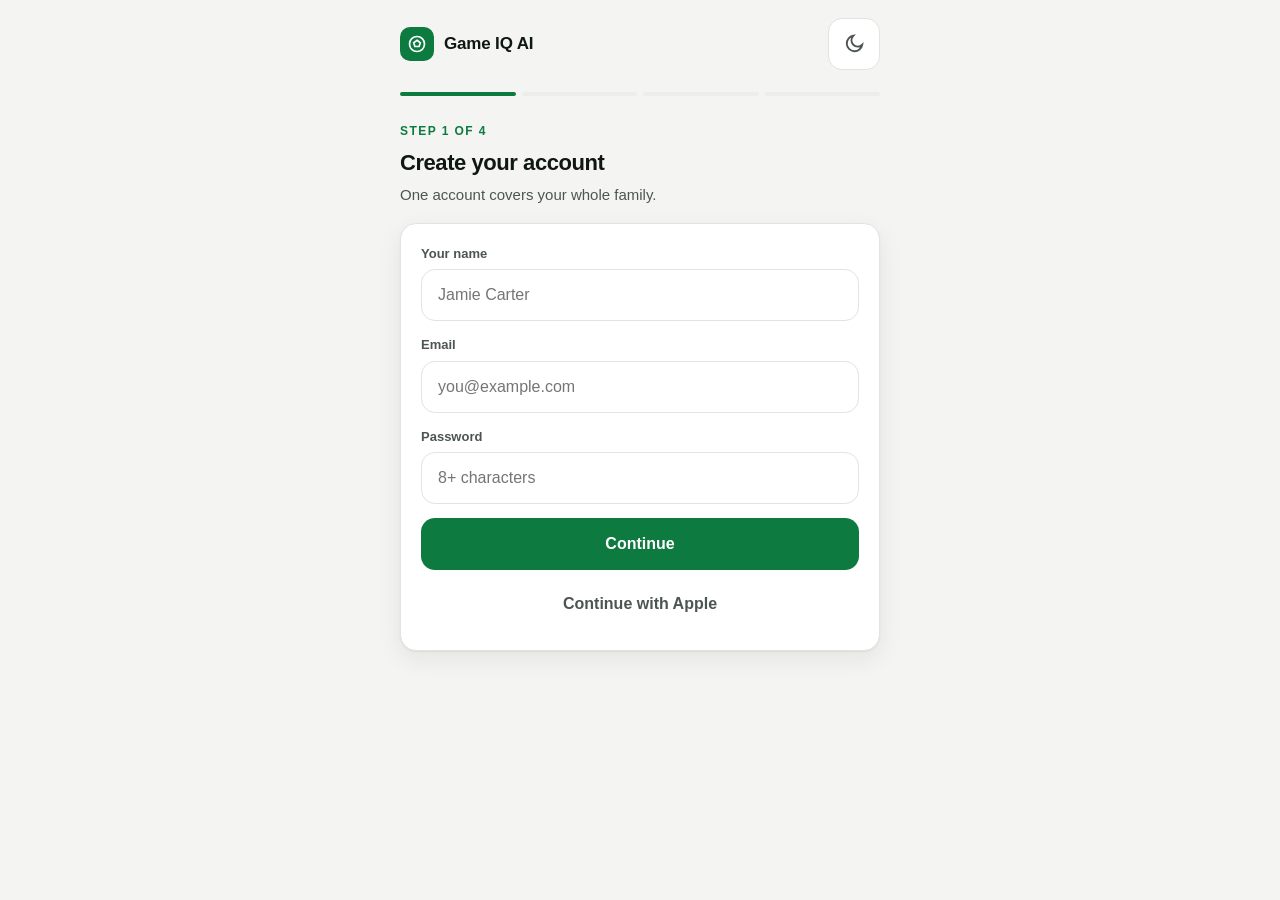
<file: game-iq-ai/signup.html>
<!DOCTYPE html>
<html lang="en">
<head>
<meta charset="UTF-8">
<meta name="viewport" content="width=device-width, initial-scale=1.0, viewport-fit=cover">
<title>Get started — Game IQ AI</title>
<link rel="stylesheet" href="styles.css">
</head>
<body>
<div class="page page--landing">

  <header class="topbar">
    <a class="brand" href="index.html">
      <span class="brand-mark">
        <svg viewBox="0 0 24 24" fill="none" stroke="currentColor" stroke-width="2"><circle cx="12" cy="12" r="9"/><path d="M12 7.5 16 10.5 14.5 15h-5L8 10.5z"/></svg>
      </span>
      Game IQ AI
    </a>
    <button class="theme-toggle" data-theme-toggle aria-label="Toggle dark mode">
      <svg class="icon-moon" viewBox="0 0 24 24" fill="none" stroke="currentColor" stroke-width="2"><path d="M21 12.8A8.5 8.5 0 1 1 11.2 3 6.6 6.6 0 0 0 21 12.8z"/></svg>
      <svg class="icon-sun" viewBox="0 0 24 24" fill="none" stroke="currentColor" stroke-width="2"><circle cx="12" cy="12" r="4"/><path d="M12 2v2M12 20v2M4.9 4.9l1.4 1.4M17.7 17.7l1.4 1.4M2 12h2M20 12h2M4.9 19.1l1.4-1.4M17.7 6.3l1.4-1.4"/></svg>
    </button>
  </header>

  <div class="stepper">
    <span></span><span></span><span></span><span></span>
  </div>

  <!-- Step 1: Account -->
  <section data-step="1">
    <span class="eyebrow">Step 1 of 4</span>
    <h2 class="mt-8">Create your account</h2>
    <p class="muted mt-8">One account covers your whole family.</p>

    <div class="card mt-16">
      <div class="field">
        <label for="su-name">Your name</label>
        <input id="su-name" type="text" placeholder="Jamie Carter" autocomplete="name">
      </div>
      <div class="field">
        <label for="su-email">Email</label>
        <input id="su-email" type="email" placeholder="you@example.com" autocomplete="email">
      </div>
      <div class="field">
        <label for="su-pass">Password</label>
        <input id="su-pass" type="password" placeholder="8+ characters">
      </div>
      <button class="btn btn--primary" data-next-step="2">Continue</button>
      <button class="btn btn--quiet mt-8">Continue with Apple</button>
    </div>
  </section>

  <!-- Step 2: Who are you -->
  <section data-step="2" class="hidden">
    <span class="eyebrow">Step 2 of 4</span>
    <h2 class="mt-8">Who's using Game IQ?</h2>
    <p class="muted mt-8">We tailor every report to how you read it.</p>

    <div class="card mt-16">
      <div class="choice-grid" data-choice-group="role">
        <button class="choice is-selected">Parent</button>
        <button class="choice">Coach</button>
        <button class="choice">Player</button>
        <button class="choice">Club / Team</button>
      </div>
      <button class="btn btn--primary mt-16" data-next-step="3">Continue</button>
    </div>
  </section>

  <!-- Step 3: Player profile -->
  <section data-step="3" class="hidden">
    <span class="eyebrow">Step 3 of 4</span>
    <h2 class="mt-8">Tell us about your player</h2>
    <p class="muted mt-8">This calibrates ratings to the right age and level.</p>

    <div class="card mt-16">
      <div class="field">
        <label for="pl-name">Player first name</label>
        <input id="pl-name" type="text" placeholder="Jordan">
      </div>
      <div class="field">
        <label for="pl-age">Age group</label>
        <select id="pl-age">
          <option>U8</option><option>U9</option><option>U10</option>
          <option>U11</option><option>U12</option><option selected>U13</option>
          <option>U14</option><option>U15</option><option>U16</option>
          <option>U17+</option>
        </select>
      </div>
      <div class="field">
        <label>Primary position</label>
        <div class="choice-grid" data-choice-group="position">
          <button class="choice">Center back</button>
          <button class="choice">Fullback</button>
          <button class="choice">Defensive mid</button>
          <button class="choice is-selected">Central mid</button>
          <button class="choice">Attacking mid</button>
          <button class="choice">Winger</button>
          <button class="choice">Striker</button>
          <button class="choice">Not sure yet</button>
        </div>
      </div>
      <div class="field">
        <label for="pl-level">Current level</label>
        <select id="pl-level">
          <option>Recreational</option>
          <option selected>Competitive / Select</option>
          <option>Academy / ECNL / MLS Next</option>
          <option>High school</option>
        </select>
      </div>
      <button class="btn btn--primary" data-next-step="4">Continue</button>
    </div>
  </section>

  <!-- Step 4: Goals -->
  <section data-step="4" class="hidden">
    <span class="eyebrow">Step 4 of 4</span>
    <h2 class="mt-8">What matters most right now?</h2>
    <p class="muted mt-8">Pick up to three. Reports will weight these areas.</p>

    <div class="card mt-16">
      <div class="choice-grid" data-choice-group="goals" data-multi>
        <button class="choice is-selected">Confidence on the ball</button>
        <button class="choice">Making a top team</button>
        <button class="choice is-selected">Game awareness</button>
        <button class="choice">Speed and movement</button>
        <button class="choice">Defending 1v1</button>
        <button class="choice">Finishing</button>
      </div>
      <a class="btn btn--primary mt-16" href="upload.html">Upload your first video</a>
      <p class="small mt-8" style="text-align:center;">Your first full analysis is free.</p>
    </div>
  </section>

</div>
<script src="app.js"></script>
</body>
</html>
</file>
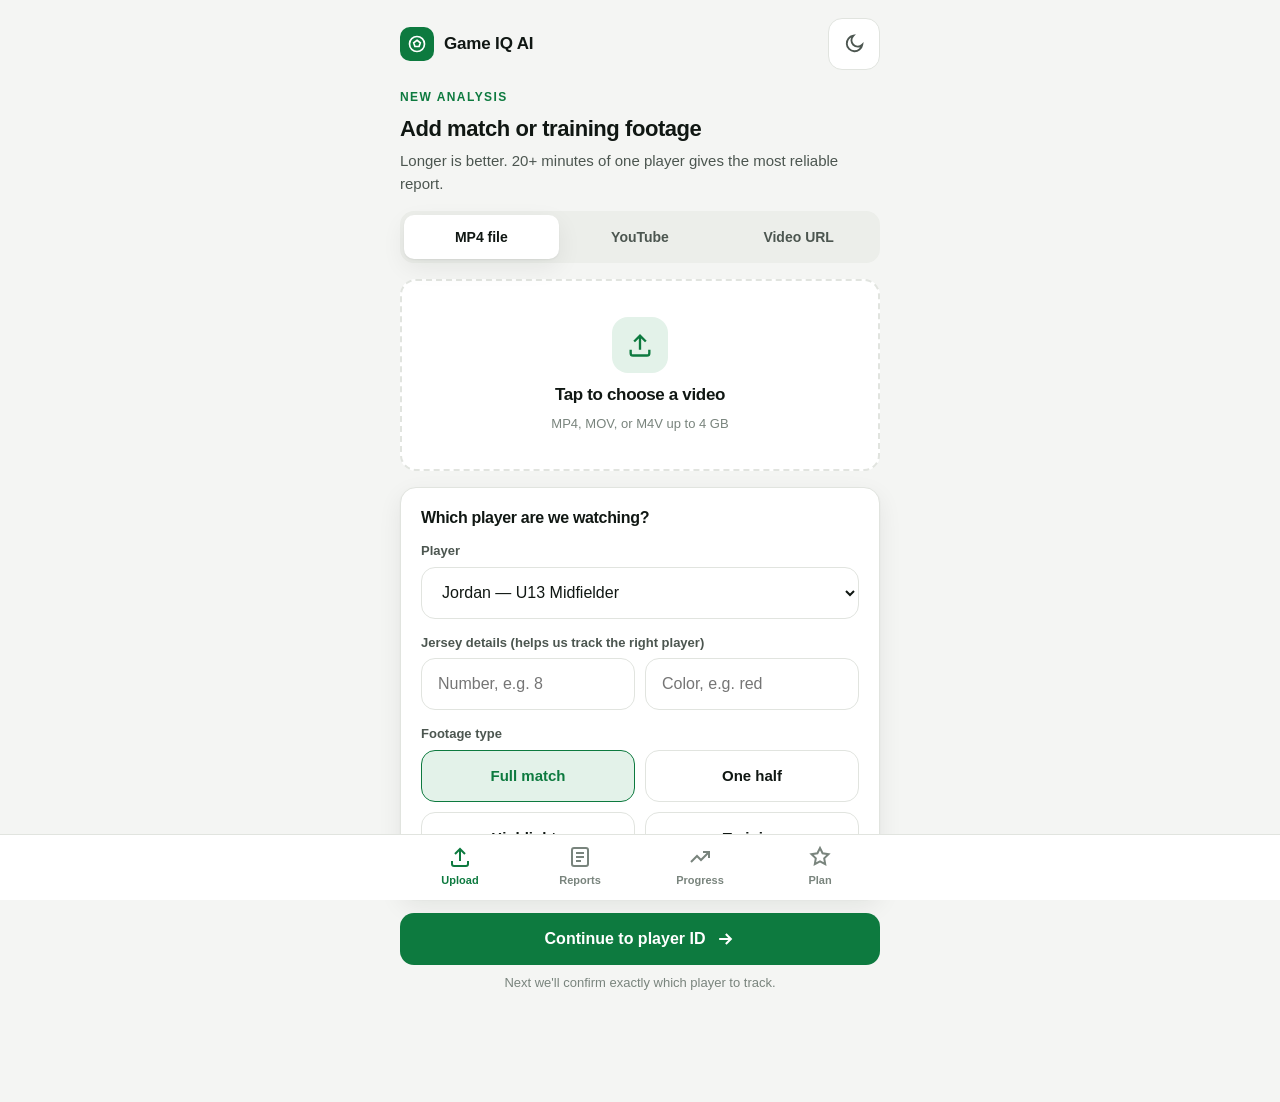
<file: game-iq-ai/upload.html>
<!DOCTYPE html>
<html lang="en">
<head>
<meta charset="UTF-8">
<meta name="viewport" content="width=device-width, initial-scale=1.0, viewport-fit=cover">
<title>Upload — Game IQ AI</title>
<link rel="stylesheet" href="styles.css">
</head>
<body>
<div class="page">

  <header class="topbar">
    <a class="brand" href="index.html">
      <span class="brand-mark">
        <svg viewBox="0 0 24 24" fill="none" stroke="currentColor" stroke-width="2"><circle cx="12" cy="12" r="9"/><path d="M12 7.5 16 10.5 14.5 15h-5L8 10.5z"/></svg>
      </span>
      Game IQ AI
    </a>
    <button class="theme-toggle" data-theme-toggle aria-label="Toggle dark mode">
      <svg class="icon-moon" viewBox="0 0 24 24" fill="none" stroke="currentColor" stroke-width="2"><path d="M21 12.8A8.5 8.5 0 1 1 11.2 3 6.6 6.6 0 0 0 21 12.8z"/></svg>
      <svg class="icon-sun" viewBox="0 0 24 24" fill="none" stroke="currentColor" stroke-width="2"><circle cx="12" cy="12" r="4"/><path d="M12 2v2M12 20v2M4.9 4.9l1.4 1.4M17.7 17.7l1.4 1.4M2 12h2M20 12h2M4.9 19.1l1.4-1.4M17.7 6.3l1.4-1.4"/></svg>
    </button>
  </header>

  <!-- Input state -->
  <section id="upload-form">
    <span class="eyebrow">New analysis</span>
    <h2 class="mt-8">Add match or training footage</h2>
    <p class="muted mt-8">Longer is better. 20+ minutes of one player gives the most reliable report.</p>

    <div class="segment mt-16" data-segment="source">
      <button class="is-active" data-panel="panel-file">MP4 file</button>
      <button data-panel="panel-youtube">YouTube</button>
      <button data-panel="panel-url">Video URL</button>
    </div>

    <div id="panel-file" class="tab-panel is-active" data-panel-group="source">
      <div class="dropzone" id="dropzone">
        <span class="drop-icon">
          <svg viewBox="0 0 24 24" fill="none" stroke="currentColor" stroke-width="2"><path d="M12 16V4M7 9l5-5 5 5"/><path d="M4 16v3a2 2 0 0 0 2 2h12a2 2 0 0 0 2-2v-3"/></svg>
        </span>
        <h3 id="drop-label">Tap to choose a video</h3>
        <p class="small mt-8">MP4, MOV, or M4V up to 4 GB</p>
        <input type="file" id="file-input" accept="video/mp4,video/quicktime" class="hidden">
      </div>
    </div>

    <div id="panel-youtube" class="tab-panel" data-panel-group="source">
      <div class="card">
        <div class="field">
          <label for="yt-url">YouTube link</label>
          <input id="yt-url" type="url" inputmode="url" placeholder="https://youtube.com/watch?v=...">
        </div>
        <p class="small">Works with unlisted links. Veo and Trace highlight reels are supported.</p>
      </div>
    </div>

    <div id="panel-url" class="tab-panel" data-panel-group="source">
      <div class="card">
        <div class="field">
          <label for="pub-url">Public video URL</label>
          <input id="pub-url" type="url" inputmode="url" placeholder="https://...">
        </div>
        <p class="small">Direct links to MP4 files, Hudl, or Veo share pages.</p>
      </div>
    </div>

    <div class="card mt-16">
      <div class="card-title"><h3>Which player are we watching?</h3></div>
      <div class="field">
        <label for="up-player">Player</label>
        <select id="up-player">
          <option selected>Jordan — U13 Midfielder</option>
          <option>Add another player...</option>
        </select>
      </div>
      <div class="field">
        <label>Jersey details (helps us track the right player)</label>
        <div class="grid-2">
          <input type="text" placeholder="Number, e.g. 8" inputmode="numeric" aria-label="Jersey number">
          <input type="text" placeholder="Color, e.g. red" aria-label="Jersey color">
        </div>
      </div>
      <div class="field">
        <label>Footage type</label>
        <div class="choice-grid" data-choice-group="footage">
          <button class="choice is-selected">Full match</button>
          <button class="choice">One half</button>
          <button class="choice">Highlights</button>
          <button class="choice">Training</button>
        </div>
      </div>
    </div>

    <a class="btn btn--primary" href="identify.html">
      Continue to player ID
      <svg viewBox="0 0 24 24" fill="none" stroke="currentColor" stroke-width="2.5"><path d="M5 12h14M13 6l6 6-6 6"/></svg>
    </a>
    <p class="small mt-8" style="text-align:center;">Next we'll confirm exactly which player to track.</p>
  </section>

</div>

<nav class="tabbar">
  <div class="tabbar-inner">
    <a href="upload.html" class="is-active">
      <svg viewBox="0 0 24 24" fill="none" stroke="currentColor" stroke-width="2"><path d="M12 16V4M7 9l5-5 5 5"/><path d="M4 16v3a2 2 0 0 0 2 2h12a2 2 0 0 0 2-2v-3"/></svg>
      Upload
    </a>
    <a href="analysis.html">
      <svg viewBox="0 0 24 24" fill="none" stroke="currentColor" stroke-width="2"><rect x="4" y="3" width="16" height="18" rx="2"/><path d="M8 8h8M8 12h8M8 16h5"/></svg>
      Reports
    </a>
    <a href="progress.html">
      <svg viewBox="0 0 24 24" fill="none" stroke="currentColor" stroke-width="2"><path d="M3 17l6-6 4 4 8-8"/><path d="M15 7h6v6"/></svg>
      Progress
    </a>
    <a href="pricing.html">
      <svg viewBox="0 0 24 24" fill="none" stroke="currentColor" stroke-width="2"><path d="M12 3l2.6 5.3 5.9.9-4.3 4.1 1 5.8L12 16.4 6.8 19.1l1-5.8L3.5 9.2l5.9-.9z"/></svg>
      Plan
    </a>
  </div>
</nav>

<script src="app.js"></script>
</body>
</html>
</file>
<file: game-iq-ai/styles.css>
/* ============================================================
   Game IQ AI — Design System
   Mobile-first, card-based, premium sports aesthetic.
   ============================================================ */

:root {
  /* Light theme */
  --bg: #f4f5f3;
  --surface: #ffffff;
  --surface-2: #eceeea;
  --ink: #101713;
  --ink-2: #4c5650;
  --ink-3: #79847d;
  --line: #e1e4df;
  --accent: #0d7a3f;          /* pitch green */
  --accent-ink: #ffffff;
  --accent-soft: #e3f2e9;
  --gold: #b98a1f;
  --gold-soft: #f6ecd6;
  --danger: #b03a2e;
  --danger-soft: #f7e4e1;
  --shadow: 0 1px 2px rgba(16, 23, 19, 0.06), 0 8px 24px rgba(16, 23, 19, 0.07);
  --radius: 16px;
  --radius-sm: 10px;
  --tap: 52px;                /* minimum tap target */
}

html[data-theme="dark"] {
  --bg: #0c110e;
  --surface: #151b17;
  --surface-2: #1d2520;
  --ink: #eef1ee;
  --ink-2: #aeb8b1;
  --ink-3: #79847d;
  --line: #242d27;
  --accent: #2fae6a;
  --accent-ink: #07130c;
  --accent-soft: #15301f;
  --gold: #d8a93c;
  --gold-soft: #2c2410;
  --danger: #d96a5e;
  --danger-soft: #321713;
  --shadow: 0 1px 2px rgba(0, 0, 0, 0.4), 0 10px 28px rgba(0, 0, 0, 0.45);
}

* { margin: 0; padding: 0; box-sizing: border-box; }

html { -webkit-text-size-adjust: 100%; }

body {
  font-family: -apple-system, BlinkMacSystemFont, "Segoe UI", Roboto,
    "Helvetica Neue", Arial, sans-serif;
  background: var(--bg);
  color: var(--ink);
  line-height: 1.5;
  min-height: 100vh;
  transition: background 0.25s ease, color 0.25s ease;
}

.page {
  max-width: 480px;
  margin: 0 auto;
  padding: 0 20px 110px;
  min-height: 100vh;
}

.page--landing { padding-bottom: 40px; }

/* ---------- Typography ---------- */

h1, h2, h3 { font-weight: 700; letter-spacing: -0.02em; line-height: 1.2; }
h1 { font-size: 34px; }
h2 { font-size: 22px; }
h3 { font-size: 17px; }

.eyebrow {
  font-size: 12px;
  font-weight: 700;
  text-transform: uppercase;
  letter-spacing: 0.12em;
  color: var(--accent);
}

.muted { color: var(--ink-2); font-size: 15px; }
.small { font-size: 13px; color: var(--ink-3); }

/* ---------- Header / nav ---------- */

.topbar {
  display: flex;
  align-items: center;
  justify-content: space-between;
  padding: 18px 0 14px;
  position: sticky;
  top: 0;
  background: var(--bg);
  z-index: 20;
}

.brand {
  display: flex;
  align-items: center;
  gap: 10px;
  font-weight: 800;
  font-size: 17px;
  letter-spacing: -0.01em;
  color: var(--ink);
  text-decoration: none;
}

.brand-mark {
  width: 34px;
  height: 34px;
  border-radius: 10px;
  background: var(--accent);
  color: var(--accent-ink);
  display: grid;
  place-items: center;
  flex-shrink: 0;
}

.brand-mark svg { width: 20px; height: 20px; }

.theme-toggle {
  width: var(--tap);
  height: var(--tap);
  border-radius: 14px;
  border: 1px solid var(--line);
  background: var(--surface);
  color: var(--ink-2);
  display: grid;
  place-items: center;
  cursor: pointer;
}

.theme-toggle svg { width: 22px; height: 22px; }
html[data-theme="dark"] .icon-sun { display: block; }
html[data-theme="dark"] .icon-moon { display: none; }
.icon-sun { display: none; }
.icon-moon { display: block; }

/* ---------- Buttons ---------- */

.btn {
  display: flex;
  align-items: center;
  justify-content: center;
  gap: 10px;
  min-height: var(--tap);
  padding: 14px 24px;
  border-radius: 14px;
  border: none;
  font-size: 16px;
  font-weight: 700;
  font-family: inherit;
  text-decoration: none;
  cursor: pointer;
  width: 100%;
  transition: transform 0.1s ease, opacity 0.15s ease;
}

.btn:active { transform: scale(0.985); }

.btn--primary { background: var(--accent); color: var(--accent-ink); }
.btn--ghost {
  background: var(--surface);
  color: var(--ink);
  border: 1px solid var(--line);
}
.btn--quiet { background: transparent; color: var(--ink-2); }
.btn svg { width: 20px; height: 20px; }

/* ---------- Cards ---------- */

.card {
  background: var(--surface);
  border: 1px solid var(--line);
  border-radius: var(--radius);
  padding: 20px;
  box-shadow: var(--shadow);
  margin-bottom: 14px;
}

.card-title {
  display: flex;
  align-items: center;
  justify-content: space-between;
  margin-bottom: 14px;
}

.card-title h3 { font-size: 16px; }
.card-title .small { font-weight: 600; }

/* ---------- Chips, badges, pills ---------- */

.badge {
  display: inline-flex;
  align-items: center;
  gap: 6px;
  padding: 5px 12px;
  border-radius: 999px;
  font-size: 12px;
  font-weight: 700;
  letter-spacing: 0.02em;
}

.badge--accent { background: var(--accent-soft); color: var(--accent); }
.badge--gold { background: var(--gold-soft); color: var(--gold); }
.badge--danger { background: var(--danger-soft); color: var(--danger); }
.badge--neutral { background: var(--surface-2); color: var(--ink-2); }

/* ---------- Rating bars ---------- */

.rating-row {
  display: grid;
  grid-template-columns: 1fr 44px;
  gap: 4px 12px;
  align-items: center;
  padding: 9px 0;
}

.rating-row + .rating-row { border-top: 1px solid var(--line); }

.rating-label { font-size: 14px; font-weight: 600; }
.rating-value {
  font-size: 15px;
  font-weight: 800;
  text-align: right;
  font-variant-numeric: tabular-nums;
}

.rating-track {
  grid-column: 1 / -1;
  height: 6px;
  border-radius: 999px;
  background: var(--surface-2);
  overflow: hidden;
}

.rating-fill {
  height: 100%;
  border-radius: 999px;
  background: var(--accent);
  width: 0;
  transition: width 0.8s cubic-bezier(0.22, 1, 0.36, 1);
}

.rating-fill--gold { background: var(--gold); }

/* ---------- Lists ---------- */

.fact-list { list-style: none; }
.fact-list li {
  display: flex;
  gap: 12px;
  padding: 11px 0;
  font-size: 14.5px;
  color: var(--ink-2);
}
.fact-list li + li { border-top: 1px solid var(--line); }
.fact-list strong { color: var(--ink); font-weight: 700; }

.fact-list .dot {
  flex-shrink: 0;
  width: 8px;
  height: 8px;
  border-radius: 50%;
  margin-top: 7px;
  background: var(--accent);
}
.fact-list .dot--gold { background: var(--gold); }
.fact-list .dot--danger { background: var(--danger); }

/* ---------- Segmented control / tabs ---------- */

.segment {
  display: grid;
  grid-auto-flow: column;
  grid-auto-columns: 1fr;
  background: var(--surface-2);
  border-radius: 14px;
  padding: 4px;
  gap: 4px;
  margin-bottom: 16px;
}

.segment button {
  min-height: 44px;
  border: none;
  border-radius: 10px;
  background: transparent;
  font-family: inherit;
  font-size: 14px;
  font-weight: 700;
  color: var(--ink-2);
  cursor: pointer;
}

.segment button.is-active {
  background: var(--surface);
  color: var(--ink);
  box-shadow: var(--shadow);
}

.tab-panel { display: none; }
.tab-panel.is-active { display: block; }

/* ---------- Score ring ---------- */

.score-ring { position: relative; width: 120px; height: 120px; }
.score-ring svg { transform: rotate(-90deg); }
.score-ring .track { stroke: var(--surface-2); }
.score-ring .meter {
  stroke: var(--accent);
  stroke-linecap: round;
  transition: stroke-dashoffset 1s cubic-bezier(0.22, 1, 0.36, 1);
}
.score-ring .score-num {
  position: absolute;
  inset: 0;
  display: grid;
  place-items: center;
  font-size: 30px;
  font-weight: 800;
  letter-spacing: -0.03em;
}
.score-ring .score-num span { font-size: 13px; font-weight: 700; color: var(--ink-3); }

/* ---------- Bottom tab bar ---------- */

.tabbar {
  position: fixed;
  bottom: 0;
  left: 0;
  right: 0;
  background: var(--surface);
  border-top: 1px solid var(--line);
  z-index: 30;
  padding-bottom: env(safe-area-inset-bottom);
}

.tabbar-inner {
  max-width: 480px;
  margin: 0 auto;
  display: grid;
  grid-template-columns: repeat(4, 1fr);
}

.tabbar a {
  display: flex;
  flex-direction: column;
  align-items: center;
  gap: 3px;
  padding: 10px 4px 12px;
  min-height: 60px;
  text-decoration: none;
  color: var(--ink-3);
  font-size: 11px;
  font-weight: 700;
}

.tabbar a svg { width: 24px; height: 24px; }
.tabbar a.is-active { color: var(--accent); }

/* ---------- Forms ---------- */

.field { margin-bottom: 14px; }
.field label {
  display: block;
  font-size: 13px;
  font-weight: 700;
  margin-bottom: 6px;
  color: var(--ink-2);
}

.field input, .field select {
  width: 100%;
  min-height: var(--tap);
  padding: 14px 16px;
  border-radius: 14px;
  border: 1px solid var(--line);
  background: var(--surface);
  color: var(--ink);
  font-size: 16px;
  font-family: inherit;
}

.field input:focus, .field select:focus {
  outline: 2px solid var(--accent);
  outline-offset: -1px;
}

.choice-grid { display: grid; grid-template-columns: 1fr 1fr; gap: 10px; }

.choice {
  min-height: var(--tap);
  padding: 14px;
  border-radius: 14px;
  border: 1.5px solid var(--line);
  background: var(--surface);
  color: var(--ink);
  font-size: 15px;
  font-weight: 700;
  font-family: inherit;
  cursor: pointer;
  text-align: center;
}

.choice.is-selected {
  border-color: var(--accent);
  background: var(--accent-soft);
  color: var(--accent);
}

/* ---------- Stepper ---------- */

.stepper { display: flex; gap: 6px; margin: 8px 0 22px; }
.stepper span {
  height: 4px;
  flex: 1;
  border-radius: 999px;
  background: var(--surface-2);
}
.stepper span.is-done { background: var(--accent); }

/* ---------- Upload ---------- */

.dropzone {
  border: 2px dashed var(--line);
  border-radius: var(--radius);
  background: var(--surface);
  padding: 36px 20px;
  text-align: center;
  cursor: pointer;
}

.dropzone.is-armed { border-color: var(--accent); background: var(--accent-soft); }

.dropzone .drop-icon {
  width: 56px;
  height: 56px;
  margin: 0 auto 12px;
  border-radius: 16px;
  background: var(--accent-soft);
  color: var(--accent);
  display: grid;
  place-items: center;
}
.dropzone .drop-icon svg { width: 28px; height: 28px; }

.progress-track {
  height: 8px;
  border-radius: 999px;
  background: var(--surface-2);
  overflow: hidden;
  margin: 14px 0 8px;
}

.progress-fill {
  height: 100%;
  width: 0;
  border-radius: 999px;
  background: var(--accent);
  transition: width 0.4s ease;
}

.analyze-steps { list-style: none; margin-top: 6px; }
.analyze-steps li {
  display: flex;
  align-items: center;
  gap: 12px;
  padding: 12px 0;
  font-size: 14.5px;
  font-weight: 600;
  color: var(--ink-3);
}
.analyze-steps li + li { border-top: 1px solid var(--line); }
.analyze-steps .step-dot {
  width: 22px;
  height: 22px;
  border-radius: 50%;
  border: 2px solid var(--line);
  flex-shrink: 0;
  display: grid;
  place-items: center;
}
.analyze-steps li.is-done { color: var(--ink); }
.analyze-steps li.is-done .step-dot {
  background: var(--accent);
  border-color: var(--accent);
  color: var(--accent-ink);
}
.analyze-steps li.is-active { color: var(--accent); }
.analyze-steps li.is-active .step-dot { border-color: var(--accent); }
.analyze-steps .step-dot svg { width: 12px; height: 12px; }

/* ---------- Landing ---------- */

.hero { padding: 28px 0 8px; }
.hero h1 { margin: 14px 0 12px; }
.hero .muted { font-size: 17px; }
.hero-cta { display: grid; gap: 10px; margin: 26px 0 10px; }

.pitch-card {
  margin-top: 26px;
  border-radius: var(--radius);
  overflow: hidden;
  border: 1px solid var(--line);
  box-shadow: var(--shadow);
  background:
    linear-gradient(160deg, rgba(13, 122, 63, 0.92), rgba(8, 58, 33, 0.95));
  color: #f2f7f3;
  padding: 22px;
}

.pitch-card .small { color: rgba(242, 247, 243, 0.7); }

.stat-grid {
  display: grid;
  grid-template-columns: repeat(3, 1fr);
  gap: 10px;
  margin-top: 16px;
}

.stat-grid > div {
  background: rgba(255, 255, 255, 0.1);
  border-radius: 12px;
  padding: 12px 10px;
  text-align: center;
}

.stat-grid strong { display: block; font-size: 20px; letter-spacing: -0.02em; }
.stat-grid span { font-size: 11px; opacity: 0.75; font-weight: 600; }

.steps-row { counter-reset: step; }
.steps-row .card { display: flex; gap: 16px; align-items: flex-start; }
.step-num {
  counter-increment: step;
  width: 36px;
  height: 36px;
  flex-shrink: 0;
  border-radius: 12px;
  background: var(--accent-soft);
  color: var(--accent);
  font-weight: 800;
  display: grid;
  place-items: center;
}
.step-num::before { content: counter(step); }

.quote-card .muted { font-size: 15px; font-style: italic; }
.quote-attr { margin-top: 12px; display: flex; align-items: center; gap: 10px; }
.quote-attr .avatar {
  width: 38px;
  height: 38px;
  border-radius: 50%;
  background: var(--accent-soft);
  color: var(--accent);
  font-weight: 800;
  font-size: 14px;
  display: grid;
  place-items: center;
}

.section-gap { margin-top: 34px; }
.section-head { margin-bottom: 16px; }
.section-head h2 { margin-top: 6px; }

/* ---------- Analysis page ---------- */

.player-head {
  display: flex;
  gap: 16px;
  align-items: center;
  margin-bottom: 16px;
}

.player-avatar {
  width: 58px;
  height: 58px;
  border-radius: 18px;
  background: var(--accent);
  color: var(--accent-ink);
  font-size: 20px;
  font-weight: 800;
  display: grid;
  place-items: center;
  flex-shrink: 0;
}

.confidence-card { display: flex; gap: 18px; align-items: center; }
.confidence-card .score-ring { flex-shrink: 0; }

.moment {
  display: flex;
  gap: 14px;
  padding: 12px 0;
}
.moment + .moment { border-top: 1px solid var(--line); }
.moment time {
  flex-shrink: 0;
  font-size: 13px;
  font-weight: 800;
  font-variant-numeric: tabular-nums;
  color: var(--accent);
  background: var(--accent-soft);
  border-radius: 8px;
  padding: 4px 8px;
  height: fit-content;
}
.moment p { font-size: 14px; color: var(--ink-2); }
.moment strong { color: var(--ink); display: block; font-size: 14.5px; }

.action-item {
  display: flex;
  gap: 14px;
  align-items: flex-start;
  padding: 12px 0;
}
.action-item + .action-item { border-top: 1px solid var(--line); }
.action-item .check {
  width: 26px;
  height: 26px;
  border-radius: 8px;
  border: 2px solid var(--line);
  flex-shrink: 0;
  margin-top: 1px;
}
.action-item strong { display: block; font-size: 14.5px; }
.action-item p { font-size: 13.5px; color: var(--ink-2); }

/* ---------- Progress page ---------- */

.trend-chart { width: 100%; height: auto; display: block; }
.trend-chart .grid-line { stroke: var(--line); stroke-width: 1; }
.trend-chart .axis-label { fill: var(--ink-3); font-size: 10px; font-weight: 600; }
.trend-chart .trend-line {
  stroke: var(--accent);
  stroke-width: 2.5;
  fill: none;
  stroke-linecap: round;
  stroke-linejoin: round;
}
.trend-chart .trend-dot { fill: var(--accent); }
.trend-chart .trend-area { fill: var(--accent); opacity: 0.12; }

.session-row {
  display: flex;
  align-items: center;
  gap: 14px;
  padding: 13px 0;
  text-decoration: none;
  color: inherit;
}
.session-row + .session-row { border-top: 1px solid var(--line); }
.session-score {
  width: 46px;
  height: 46px;
  border-radius: 14px;
  background: var(--accent-soft);
  color: var(--accent);
  font-weight: 800;
  font-size: 15px;
  display: grid;
  place-items: center;
  flex-shrink: 0;
}
.session-row strong { display: block; font-size: 14.5px; }
.session-delta { margin-left: auto; font-size: 13px; font-weight: 800; }
.session-delta.up { color: var(--accent); }
.session-delta.flat { color: var(--ink-3); }

/* ---------- Pricing ---------- */

.plan-card { position: relative; }
.plan-card.is-featured { border: 2px solid var(--accent); }

.plan-flag {
  position: absolute;
  top: -12px;
  left: 20px;
  background: var(--accent);
  color: var(--accent-ink);
  font-size: 11px;
  font-weight: 800;
  text-transform: uppercase;
  letter-spacing: 0.08em;
  padding: 4px 12px;
  border-radius: 999px;
}

.price-line { display: flex; align-items: baseline; gap: 6px; margin: 10px 0 2px; }
.price-line .price { font-size: 38px; font-weight: 800; letter-spacing: -0.03em; }
.price-line .per { color: var(--ink-3); font-weight: 600; }
.price-was { text-decoration: line-through; color: var(--ink-3); font-weight: 600; }

.plan-card .btn { margin-top: 16px; }

.faq-item { padding: 14px 0; }
.faq-item + .faq-item { border-top: 1px solid var(--line); }
.faq-item strong { display: block; font-size: 14.5px; margin-bottom: 4px; }
.faq-item p { font-size: 14px; color: var(--ink-2); }

/* ---------- Utility ---------- */

.hidden { display: none !important; }
.mt-8 { margin-top: 8px; }
.mt-16 { margin-top: 16px; }
.mt-24 { margin-top: 24px; }
.grid-2 { display: grid; grid-template-columns: 1fr 1fr; gap: 10px; }

@media (min-width: 520px) {
  .page { padding-left: 0; padding-right: 0; }
}

/* ---------- v2: score trio ---------- */

.score-trio {
  display: grid;
  grid-template-columns: repeat(3, 1fr);
  gap: 10px;
}

.score-trio .card { margin-bottom: 0; padding: 14px 8px; text-align: center; }
.score-ring--sm { width: 76px; height: 76px; margin: 0 auto; }
.score-ring--sm .score-num { font-size: 19px; }
.score-ring--sm .score-num span { font-size: 10px; }
.score-trio .small { display: block; margin-top: 8px; font-weight: 700; }

/* ---------- v2: mechanics groups ---------- */

.mech-group { padding: 14px 0; }
.mech-group + .mech-group { border-top: 1px solid var(--line); }
.mech-head {
  display: flex;
  align-items: center;
  justify-content: space-between;
  margin-bottom: 4px;
}
.mech-head h4 { font-size: 14.5px; font-weight: 800; }
.mech-group .fact-list li { padding: 8px 0; font-size: 14px; }
.mech-group .fact-list li:first-child { border-top: none; }

/* ---------- v2: event timeline ---------- */

.event-chip {
  display: inline-block;
  font-size: 10.5px;
  font-weight: 800;
  text-transform: uppercase;
  letter-spacing: 0.06em;
  padding: 2px 8px;
  border-radius: 6px;
  margin-bottom: 4px;
}
.event-chip--good { background: var(--accent-soft); color: var(--accent); }
.event-chip--work { background: var(--danger-soft); color: var(--danger); }
.event-chip--info { background: var(--surface-2); color: var(--ink-2); }

/* ---------- v2: comparison rows ---------- */

.delta-row {
  display: flex;
  align-items: center;
  gap: 10px;
  padding: 10px 0;
  font-size: 14px;
}
.delta-row + .delta-row { border-top: 1px solid var(--line); }
.delta-row .delta-label { flex: 1; font-weight: 600; }
.delta-row .delta-vals { font-variant-numeric: tabular-nums; color: var(--ink-3); font-size: 13px; }
.delta-row .session-delta { margin-left: 0; min-width: 38px; text-align: right; }

/* ---------- v2: coach view comments ---------- */

.comment { display: flex; gap: 12px; padding: 12px 0; }
.comment + .comment { border-top: 1px solid var(--line); }
.comment .avatar {
  width: 36px; height: 36px; border-radius: 50%;
  background: var(--surface-2); color: var(--ink-2);
  font-weight: 800; font-size: 13px;
  display: grid; place-items: center; flex-shrink: 0;
}
.comment .avatar--coach { background: var(--accent-soft); color: var(--accent); }
.comment strong { font-size: 13.5px; }
.comment p { font-size: 14px; color: var(--ink-2); }
.comment time { font-size: 12px; color: var(--ink-3); margin-left: 6px; font-weight: 600; }

/* ---------- v2: telestration frame ---------- */

.frame-card {
  border-radius: var(--radius-sm);
  overflow: hidden;
  border: 1px solid var(--line);
  background: var(--surface-2);
}
.frame-card svg { display: block; width: 100%; height: auto; }
.frame-caption { padding: 10px 12px; font-size: 13px; color: var(--ink-2); }

/* ---------- v2: player ID candidates ---------- */

.candidate-grid { display: grid; grid-template-columns: repeat(3, 1fr); gap: 10px; }
.candidate {
  border: 1.5px solid var(--line);
  border-radius: 14px;
  background: var(--surface);
  padding: 14px 8px;
  text-align: center;
  cursor: pointer;
  font-family: inherit;
  color: var(--ink);
}
.candidate.is-selected { border-color: var(--accent); background: var(--accent-soft); }
.candidate .kit {
  width: 44px; height: 44px;
  border-radius: 12px;
  margin: 0 auto 8px;
  display: grid; place-items: center;
  font-weight: 800; font-size: 17px;
  color: #fff;
}
.candidate .small { font-weight: 700; }
.candidate.is-selected .small { color: var(--accent); }

/* ---------- v2: misc ---------- */

.inline-links { display: grid; gap: 10px; }
.note-strip {
  display: flex; gap: 10px; align-items: flex-start;
  background: var(--surface-2);
  border-radius: var(--radius-sm);
  padding: 12px 14px;
  font-size: 13.5px; color: var(--ink-2);
  margin-top: 12px;
}
.note-strip svg { width: 18px; height: 18px; flex-shrink: 0; margin-top: 2px; color: var(--ink-3); }
</file>
